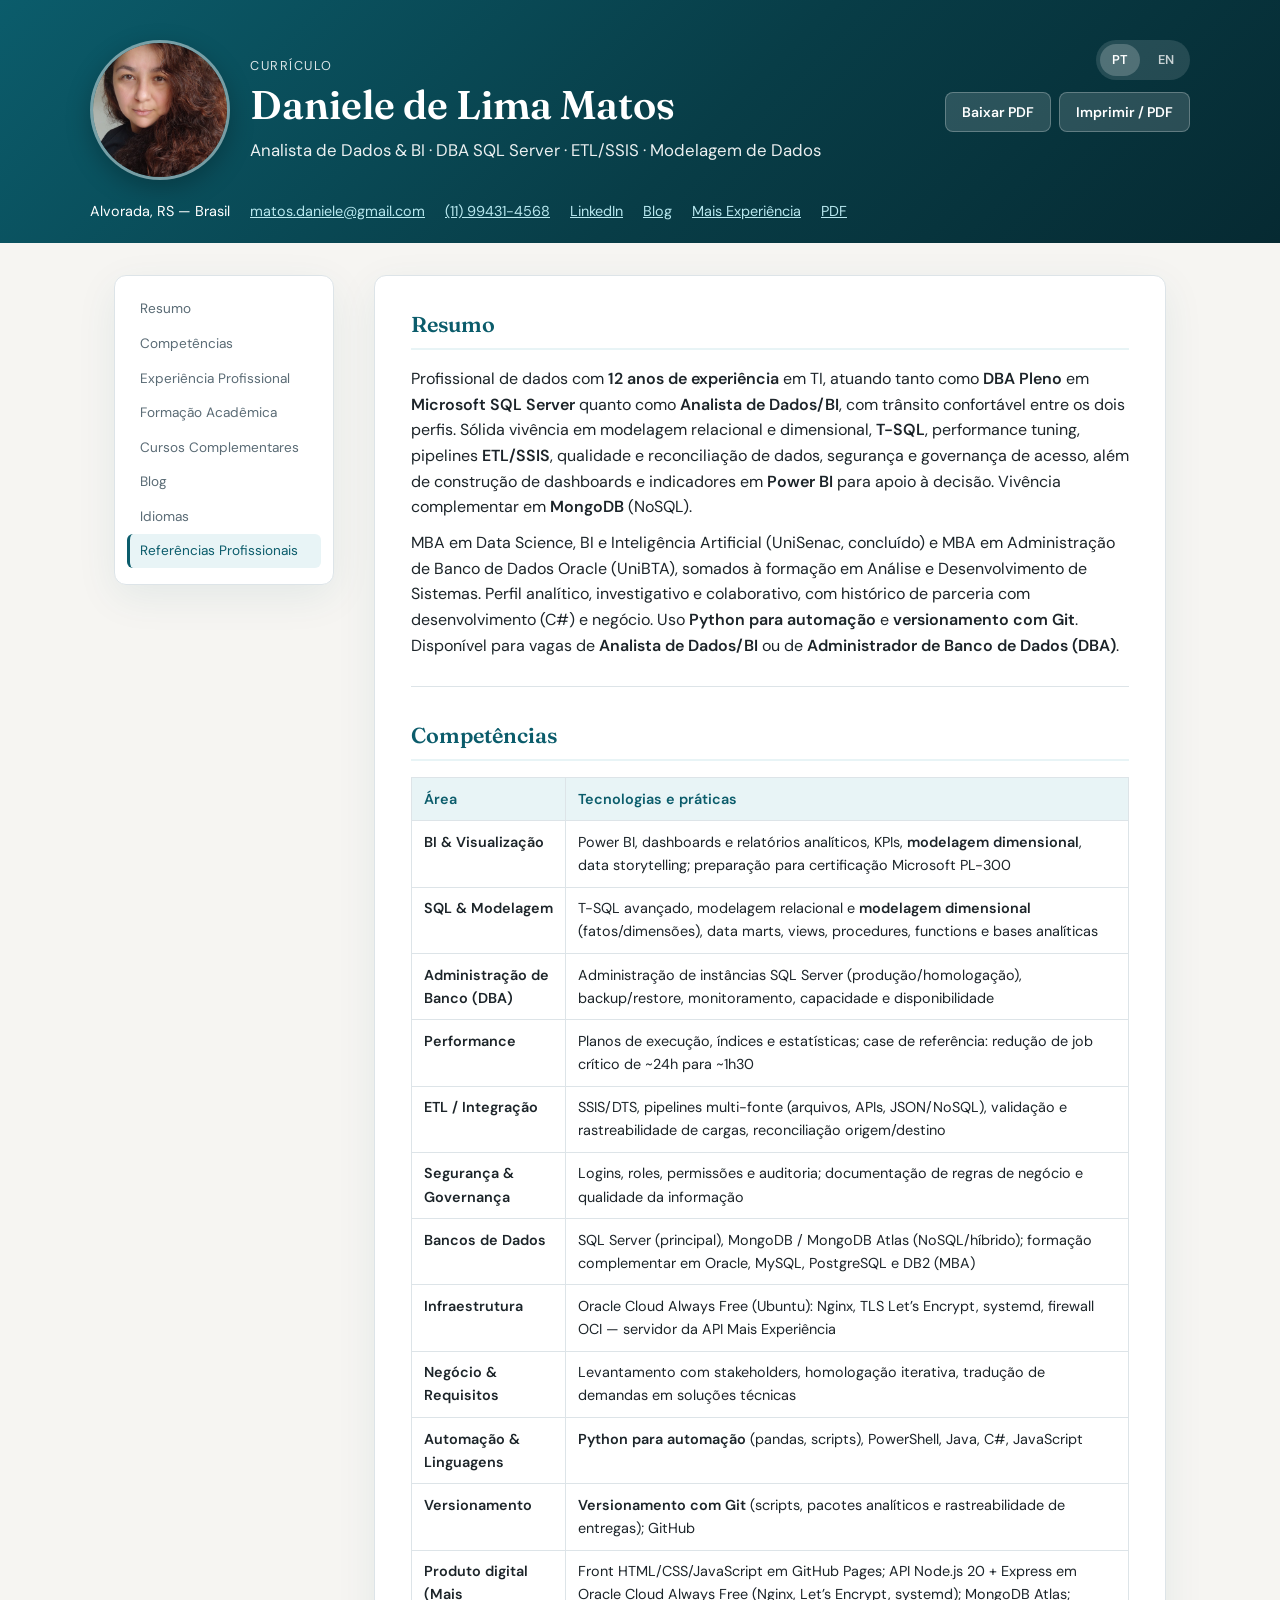
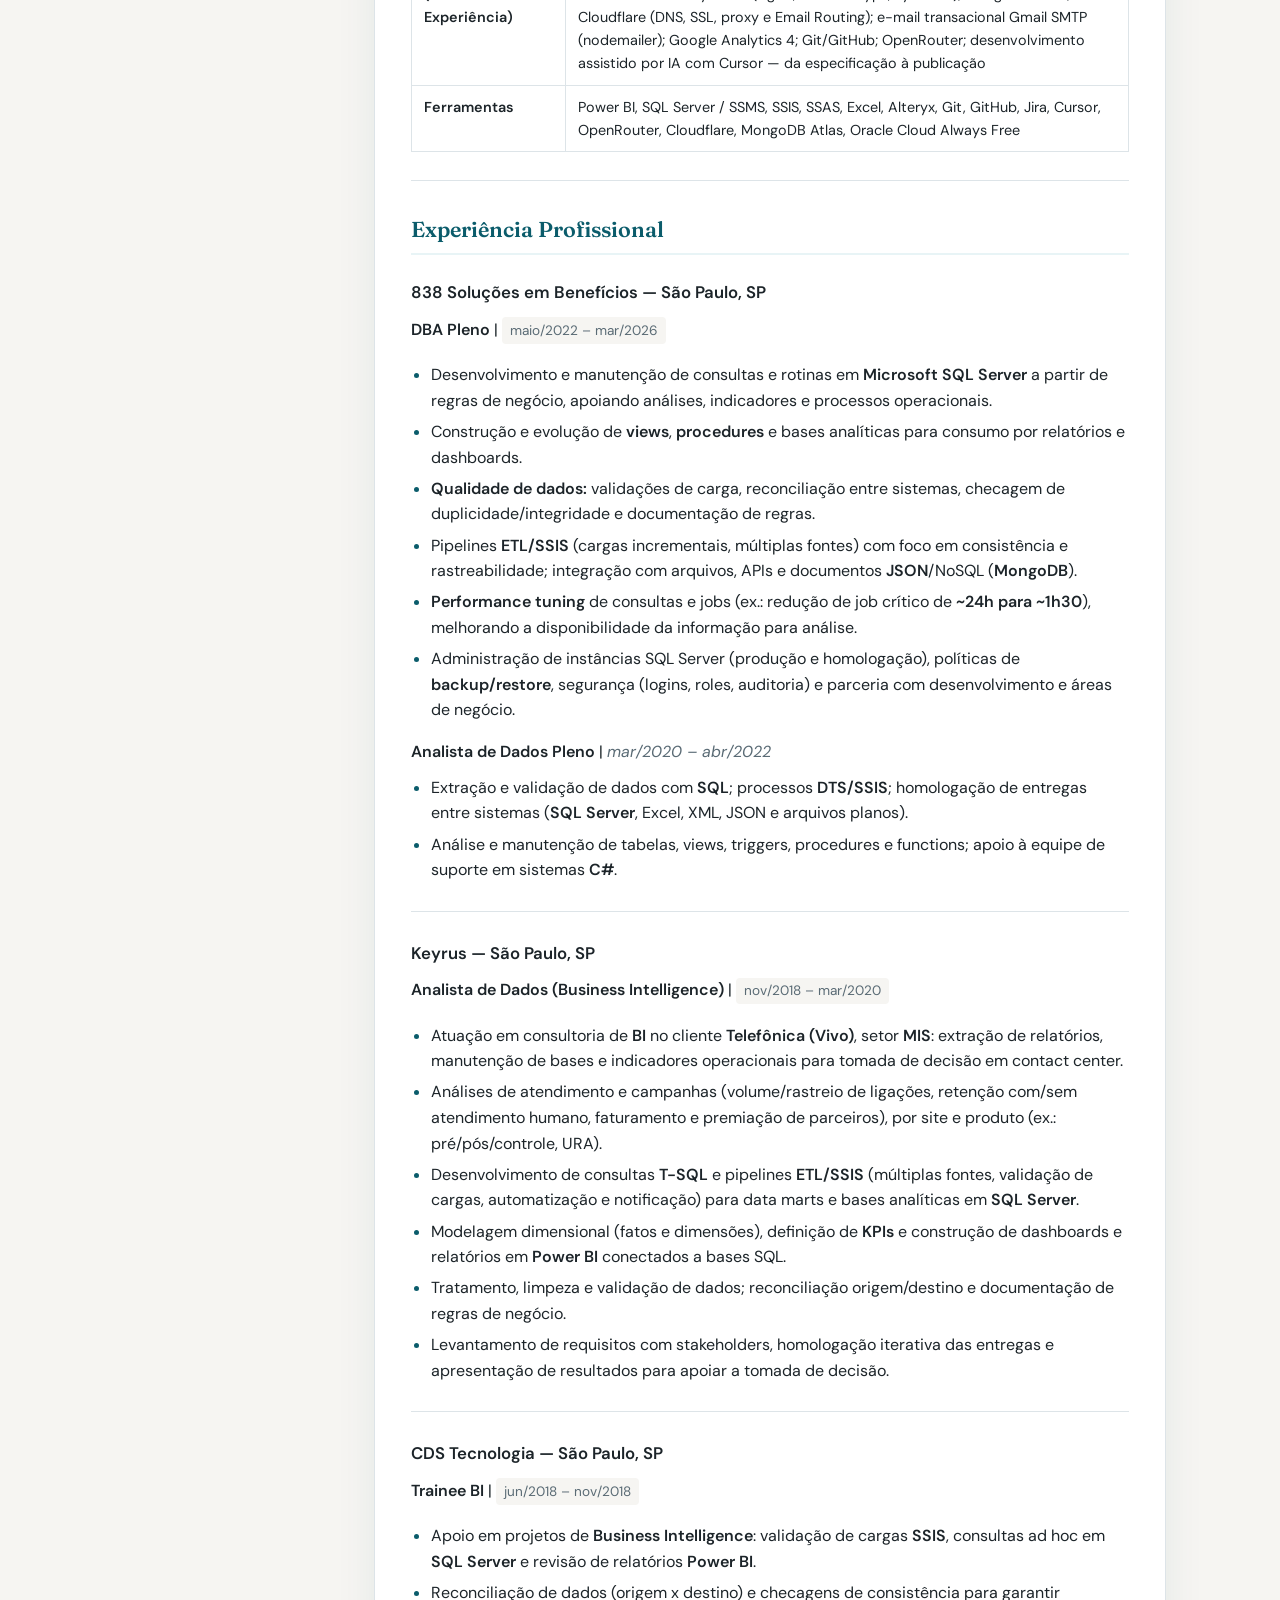
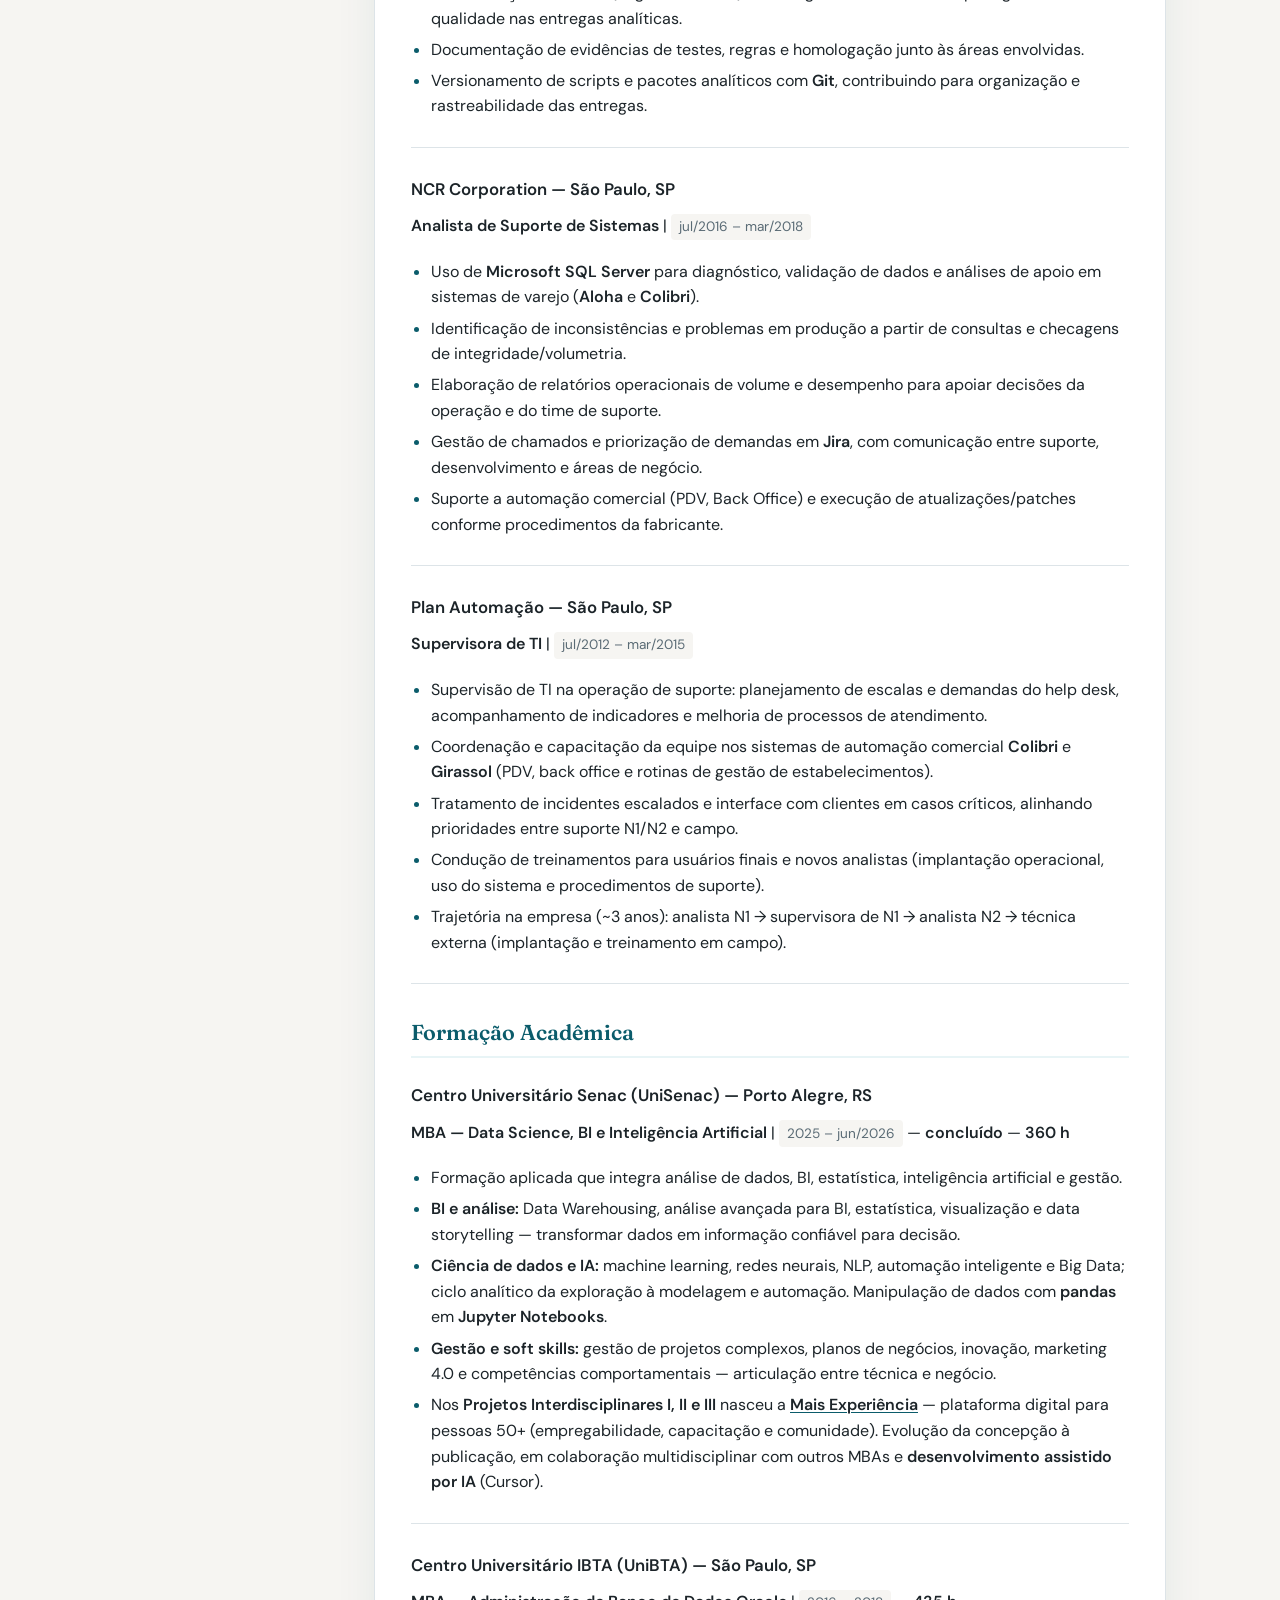
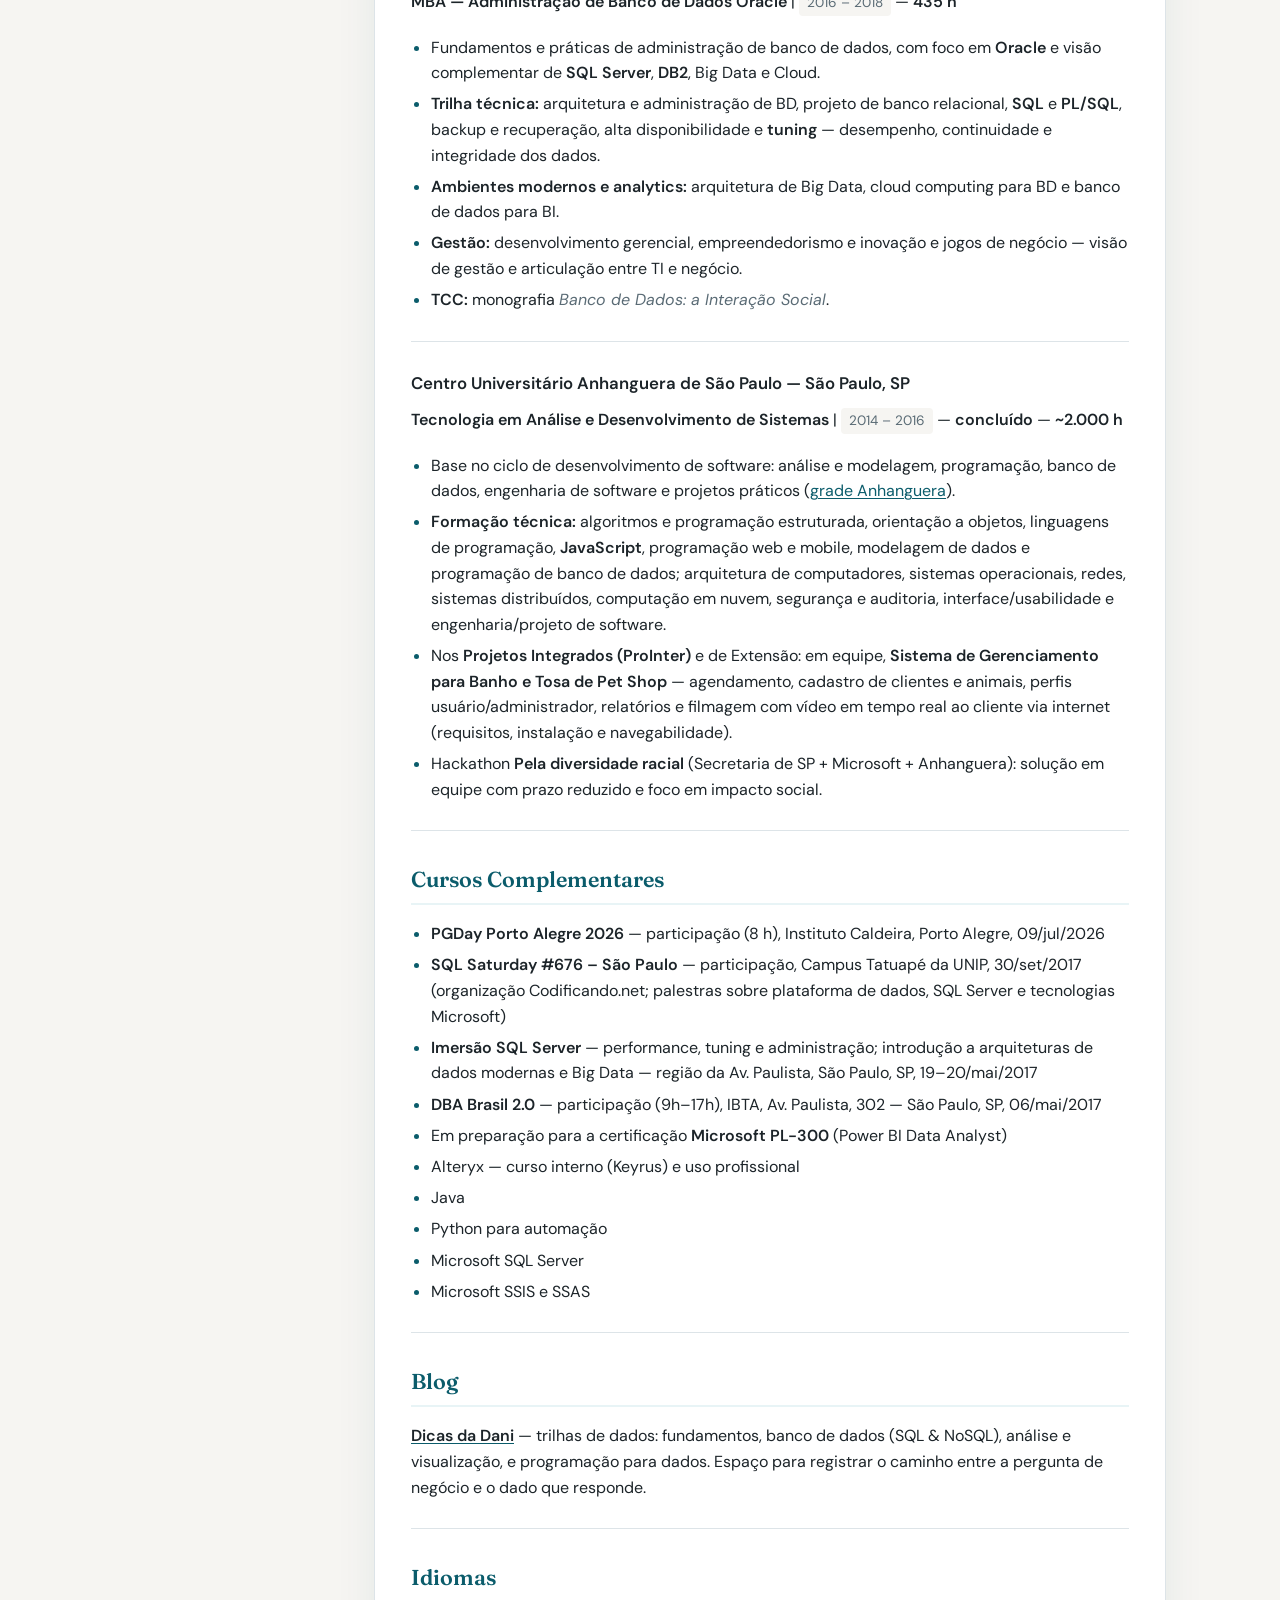
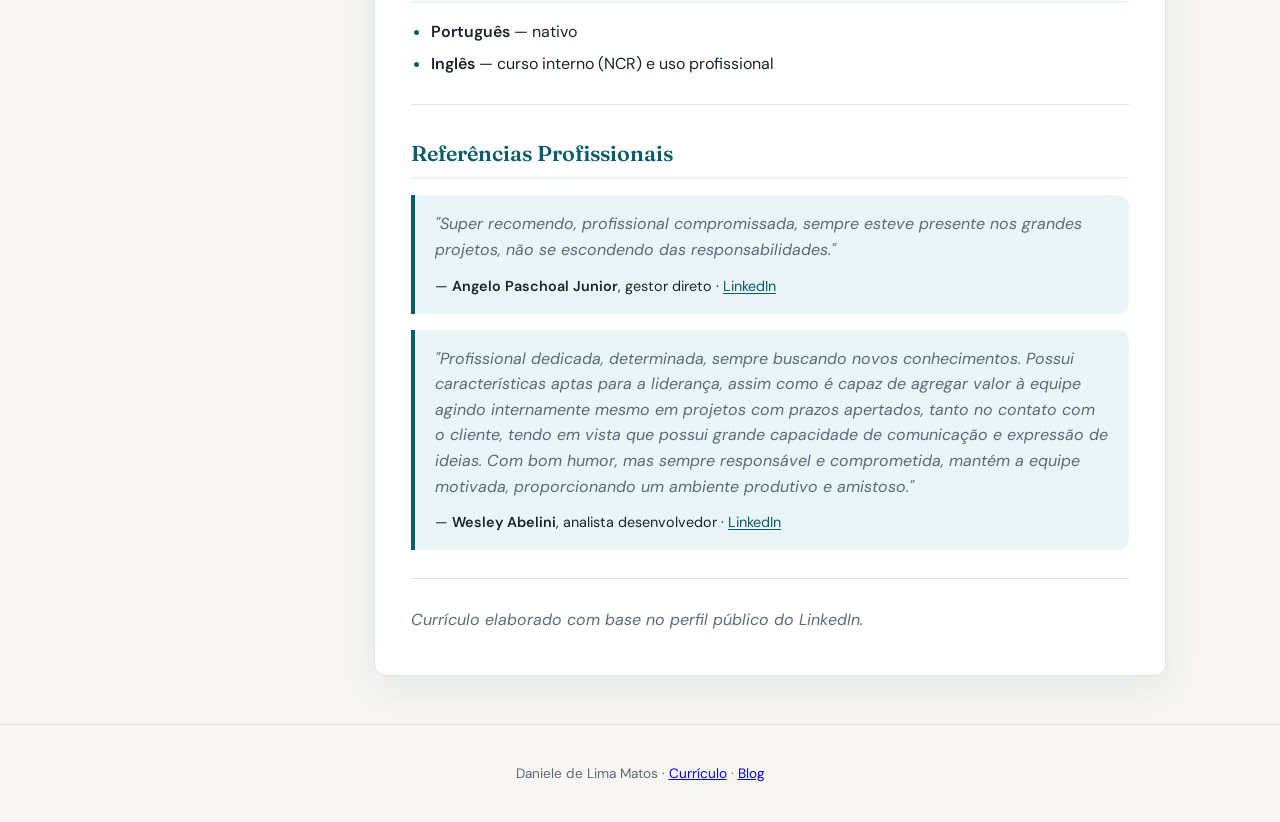
<file: index.html>
<!DOCTYPE html>
<html lang="pt-BR">
<head>
  <meta charset="utf-8">
  <meta name="viewport" content="width=device-width, initial-scale=1">
  <meta name="description" content="Currículo profissional de Daniele de Lima Matos — Analista de Dados/BI e DBA SQL Server.">
  <title>Daniele de Lima Matos — Analista de Dados &amp; DBA</title>
  <link rel="preconnect" href="https://fonts.googleapis.com">
  <link rel="preconnect" href="https://fonts.gstatic.com" crossorigin>
  <link href="https://fonts.googleapis.com/css2?family=DM+Sans:ital,opsz,wght@0,9..40,400;0,9..40,500;0,9..40,600;0,9..40,700;1,9..40,400&family=Fraunces:opsz,wght@9..144,600&display=swap" rel="stylesheet">
  <link rel="stylesheet" href="css/style.css">
</head>
<body>
  <a class="skip-link" href="#conteudo">Ir para o conteúdo</a>

  <header class="site-header">
    <div class="header-inner">
      <div class="brand-row">
        <img
          class="profile-photo"
          src="img/foto-perfil.jpg"
          alt="Foto de Daniele de Lima Matos"
          width="140"
          height="140"
        >
        <div class="brand">
          <p class="eyebrow">Currículo</p>
          <h1 class="name">Daniele de Lima Matos</h1>
          <p class="tagline">Analista de Dados &amp; BI · DBA SQL Server · ETL/SSIS · Modelagem de Dados</p>
        </div>
      </div>
      <div class="header-actions">
        <nav class="lang-nav" aria-label="Idioma">
          <a href="index.html" class="lang-link is-active">PT</a>
          <a href="en.html" class="lang-link">EN</a>
        </nav>
        <div class="header-buttons">
          <a href="Curriculo-Daniele-de-Lima-Matos.pdf" class="btn btn-ghost" target="_blank" rel="noopener noreferrer">Baixar PDF</a>
          <button type="button" class="btn btn-ghost" onclick="window.print()" aria-label="Imprimir currículo">
            Imprimir / PDF
          </button>
        </div>
      </div>
    </div>
    <div class="contact-bar">
      <span>Alvorada, RS — Brasil</span>
      <a href="mailto:matos.daniele@gmail.com">matos.daniele@gmail.com</a>
      <a href="tel:+5511994314568">(11) 99431-4568</a>
      <a href="https://www.linkedin.com/in/matosdaniele/" target="_blank" rel="noopener noreferrer">LinkedIn</a>
      <a href="https://matosdaniele.github.io/" target="_blank" rel="noopener noreferrer">Blog</a>
      <a href="https://maisexperiencia.com.br/" target="_blank" rel="noopener noreferrer">Mais Experiência</a>
      <a href="Curriculo-Daniele-de-Lima-Matos.pdf" target="_blank" rel="noopener noreferrer">PDF</a>
    </div>
  </header>

  <div class="layout">
    <aside class="sidebar" aria-label="Índice">
      <nav class="toc" id="toc"></nav>
    </aside>
    <main id="conteudo" class="content prose">
<h2 id="resumo">Resumo</h2>
<p>Profissional de dados com <strong>12 anos de experiência</strong> em TI, atuando tanto como <strong>DBA Pleno</strong> em <strong>Microsoft SQL Server</strong> quanto como <strong>Analista de Dados/BI</strong>, com trânsito confortável entre os dois perfis. Sólida vivência em modelagem relacional e dimensional, <strong>T-SQL</strong>, performance tuning, pipelines <strong>ETL/SSIS</strong>, qualidade e reconciliação de dados, segurança e governança de acesso, além de construção de dashboards e indicadores em <strong>Power BI</strong> para apoio à decisão. Vivência complementar em <strong>MongoDB</strong> (NoSQL).</p>
<p>MBA em Data Science, BI e Inteligência Artificial (UniSenac, concluído) e MBA em Administração de Banco de Dados Oracle (UniBTA), somados à formação em Análise e Desenvolvimento de Sistemas. Perfil analítico, investigativo e colaborativo, com histórico de parceria com desenvolvimento (C#) e negócio. Uso <strong>Python para automação</strong> e <strong>versionamento com Git</strong>. Disponível para vagas de <strong>Analista de Dados/BI</strong> ou de <strong>Administrador de Banco de Dados (DBA)</strong>.</p>
<hr />
<h2 id="competências">Competências</h2>
<table>
<thead>
<tr>
<th>Área</th>
<th>Tecnologias e práticas</th>
</tr>
</thead>
<tbody>
<tr>
<td><strong>BI &amp; Visualização</strong></td>
<td>Power BI, dashboards e relatórios analíticos, KPIs, <strong>modelagem dimensional</strong>, data storytelling; preparação para certificação Microsoft PL-300</td>
</tr>
<tr>
<td><strong>SQL &amp; Modelagem</strong></td>
<td>T-SQL avançado, modelagem relacional e <strong>modelagem dimensional</strong> (fatos/dimensões), data marts, views, procedures, functions e bases analíticas</td>
</tr>
<tr>
<td><strong>Administração de Banco (DBA)</strong></td>
<td>Administração de instâncias SQL Server (produção/homologação), backup/restore, monitoramento, capacidade e disponibilidade</td>
</tr>
<tr>
<td><strong>Performance</strong></td>
<td>Planos de execução, índices e estatísticas; case de referência: redução de job crítico de ~24h para ~1h30</td>
</tr>
<tr>
<td><strong>ETL / Integração</strong></td>
<td>SSIS/DTS, pipelines multi-fonte (arquivos, APIs, JSON/NoSQL), validação e rastreabilidade de cargas, reconciliação origem/destino</td>
</tr>
<tr>
<td><strong>Segurança &amp; Governança</strong></td>
<td>Logins, roles, permissões e auditoria; documentação de regras de negócio e qualidade da informação</td>
</tr>
<tr>
<td><strong>Bancos de Dados</strong></td>
<td>SQL Server (principal), MongoDB / MongoDB Atlas (NoSQL/híbrido); formação complementar em Oracle, MySQL, PostgreSQL e DB2 (MBA)</td>
</tr>
<tr>
<td><strong>Infraestrutura</strong></td>
<td>Oracle Cloud Always Free (Ubuntu): Nginx, TLS Let’s Encrypt, systemd, firewall OCI — servidor da API Mais Experiência</td>
</tr>
<tr>
<td><strong>Negócio &amp; Requisitos</strong></td>
<td>Levantamento com stakeholders, homologação iterativa, tradução de demandas em soluções técnicas</td>
</tr>
<tr>
<td><strong>Automação &amp; Linguagens</strong></td>
<td><strong>Python para automação</strong> (pandas, scripts), PowerShell, Java, C#, JavaScript</td>
</tr>
<tr>
<td><strong>Versionamento</strong></td>
<td><strong>Versionamento com Git</strong> (scripts, pacotes analíticos e rastreabilidade de entregas); GitHub</td>
</tr>
<tr>
<td><strong>Produto digital (Mais Experiência)</strong></td>
<td>Front HTML/CSS/JavaScript em GitHub Pages; API Node.js 20 + Express em Oracle Cloud Always Free (Nginx, Let’s Encrypt, systemd); MongoDB Atlas; Cloudflare (DNS, SSL, proxy e Email Routing); e-mail transacional Gmail SMTP (nodemailer); Google Analytics 4; Git/GitHub; OpenRouter; desenvolvimento assistido por IA com Cursor — da especificação à publicação</td>
</tr>
<tr>
<td><strong>Ferramentas</strong></td>
<td>Power BI, SQL Server / SSMS, SSIS, SSAS, Excel, Alteryx, Git, GitHub, Jira, Cursor, OpenRouter, Cloudflare, MongoDB Atlas, Oracle Cloud Always Free</td>
</tr>
</tbody>
</table>
<hr />
<h2 id="experiência-profissional">Experiência Profissional</h2>
<h3 id="838-soluções-em-benefícios--são-paulo-sp">838 Soluções em Benefícios — São Paulo, SP</h3>
<p><strong>DBA Pleno</strong> | <em>maio/2022 – mar/2026</em></p>
<ul>
<li>Desenvolvimento e manutenção de consultas e rotinas em <strong>Microsoft SQL Server</strong> a partir de regras de negócio, apoiando análises, indicadores e processos operacionais.</li>
<li>Construção e evolução de <strong>views</strong>, <strong>procedures</strong> e bases analíticas para consumo por relatórios e dashboards.</li>
<li><strong>Qualidade de dados:</strong> validações de carga, reconciliação entre sistemas, checagem de duplicidade/integridade e documentação de regras.</li>
<li>Pipelines <strong>ETL/SSIS</strong> (cargas incrementais, múltiplas fontes) com foco em consistência e rastreabilidade; integração com arquivos, APIs e documentos <strong>JSON</strong>/NoSQL (<strong>MongoDB</strong>).</li>
<li><strong>Performance tuning</strong> de consultas e jobs (ex.: redução de job crítico de <strong>~24h para ~1h30</strong>), melhorando a disponibilidade da informação para análise.</li>
<li>Administração de instâncias SQL Server (produção e homologação), políticas de <strong>backup/restore</strong>, segurança (logins, roles, auditoria) e parceria com desenvolvimento e áreas de negócio.</li>
</ul>
<p><strong>Analista de Dados Pleno</strong> | <em>mar/2020 – abr/2022</em></p>
<ul>
<li>Extração e validação de dados com <strong>SQL</strong>; processos <strong>DTS/SSIS</strong>; homologação de entregas entre sistemas (<strong>SQL Server</strong>, Excel, XML, JSON e arquivos planos).</li>
<li>Análise e manutenção de tabelas, views, triggers, procedures e functions; apoio à equipe de suporte em sistemas <strong>C#</strong>.</li>
</ul>
<hr />
<h3 id="keyrus--são-paulo-sp">Keyrus — São Paulo, SP</h3>
<p><strong>Analista de Dados (Business Intelligence)</strong> | <em>nov/2018 – mar/2020</em></p>
<ul>
<li>Atuação em consultoria de <strong>BI</strong> no cliente <strong>Telefônica (Vivo)</strong>, setor <strong>MIS</strong>: extração de relatórios, manutenção de bases e indicadores operacionais para tomada de decisão em contact center.</li>
<li>Análises de atendimento e campanhas (volume/rastreio de ligações, retenção com/sem atendimento humano, faturamento e premiação de parceiros), por site e produto (ex.: pré/pós/controle, URA).</li>
<li>Desenvolvimento de consultas <strong>T-SQL</strong> e pipelines <strong>ETL/SSIS</strong> (múltiplas fontes, validação de cargas, automatização e notificação) para data marts e bases analíticas em <strong>SQL Server</strong>.</li>
<li>Modelagem dimensional (fatos e dimensões), definição de <strong>KPIs</strong> e construção de dashboards e relatórios em <strong>Power BI</strong> conectados a bases SQL.</li>
<li>Tratamento, limpeza e validação de dados; reconciliação origem/destino e documentação de regras de negócio.</li>
<li>Levantamento de requisitos com stakeholders, homologação iterativa das entregas e apresentação de resultados para apoiar a tomada de decisão.</li>
</ul>
<hr />
<h3 id="cds-tecnologia--são-paulo-sp">CDS Tecnologia — São Paulo, SP</h3>
<p><strong>Trainee BI</strong> | <em>jun/2018 – nov/2018</em></p>
<ul>
<li>Apoio em projetos de <strong>Business Intelligence</strong>: validação de cargas <strong>SSIS</strong>, consultas ad hoc em <strong>SQL Server</strong> e revisão de relatórios <strong>Power BI</strong>.</li>
<li>Reconciliação de dados (origem x destino) e checagens de consistência para garantir qualidade nas entregas analíticas.</li>
<li>Documentação de evidências de testes, regras e homologação junto às áreas envolvidas.</li>
<li>Versionamento de scripts e pacotes analíticos com <strong>Git</strong>, contribuindo para organização e rastreabilidade das entregas.</li>
</ul>
<hr />
<h3 id="ncr-corporation--são-paulo-sp">NCR Corporation — São Paulo, SP</h3>
<p><strong>Analista de Suporte de Sistemas</strong> | <em>jul/2016 – mar/2018</em></p>
<ul>
<li>Uso de <strong>Microsoft SQL Server</strong> para diagnóstico, validação de dados e análises de apoio em sistemas de varejo (<strong>Aloha</strong> e <strong>Colibri</strong>).</li>
<li>Identificação de inconsistências e problemas em produção a partir de consultas e checagens de integridade/volumetria.</li>
<li>Elaboração de relatórios operacionais de volume e desempenho para apoiar decisões da operação e do time de suporte.</li>
<li>Gestão de chamados e priorização de demandas em <strong>Jira</strong>, com comunicação entre suporte, desenvolvimento e áreas de negócio.</li>
<li>Suporte a automação comercial (PDV, Back Office) e execução de atualizações/patches conforme procedimentos da fabricante.</li>
</ul>
<hr />
<h3 id="plan-automação--são-paulo-sp">Plan Automação — São Paulo, SP</h3>
<p><strong>Supervisora de TI</strong> | <em>jul/2012 – mar/2015</em></p>
<ul>
<li>Supervisão de TI na operação de suporte: planejamento de escalas e demandas do help desk, acompanhamento de indicadores e melhoria de processos de atendimento.</li>
<li>Coordenação e capacitação da equipe nos sistemas de automação comercial <strong>Colibri</strong> e <strong>Girassol</strong> (PDV, back office e rotinas de gestão de estabelecimentos).</li>
<li>Tratamento de incidentes escalados e interface com clientes em casos críticos, alinhando prioridades entre suporte N1/N2 e campo.</li>
<li>Condução de treinamentos para usuários finais e novos analistas (implantação operacional, uso do sistema e procedimentos de suporte).</li>
<li>Trajetória na empresa (~3 anos): analista N1 → supervisora de N1 → analista N2 → técnica externa (implantação e treinamento em campo).</li>
</ul>
<hr />
<h2 id="formação-acadêmica">Formação Acadêmica</h2>
<h3 id="centro-universitário-senac-unisenac--porto-alegre-rs">Centro Universitário Senac (UniSenac) — Porto Alegre, RS</h3>
<p><strong>MBA — Data Science, BI e Inteligência Artificial</strong> | <em>2025 – jun/2026</em> — <strong>concluído</strong> — <strong>360 h</strong></p>
<ul>
<li>Formação aplicada que integra análise de dados, BI, estatística, inteligência artificial e gestão.</li>
<li><strong>BI e análise:</strong> Data Warehousing, análise avançada para BI, estatística, visualização e data storytelling — transformar dados em informação confiável para decisão.</li>
<li><strong>Ciência de dados e IA:</strong> machine learning, redes neurais, NLP, automação inteligente e Big Data; ciclo analítico da exploração à modelagem e automação. Manipulação de dados com <strong>pandas</strong> em <strong>Jupyter Notebooks</strong>.</li>
<li><strong>Gestão e soft skills:</strong> gestão de projetos complexos, planos de negócios, inovação, marketing 4.0 e competências comportamentais — articulação entre técnica e negócio.</li>
<li>Nos <strong>Projetos Interdisciplinares I, II e III</strong> nasceu a <a href="https://maisexperiencia.com.br/"><strong>Mais Experiência</strong></a> — plataforma digital para pessoas 50+ (empregabilidade, capacitação e comunidade). Evolução da concepção à publicação, em colaboração multidisciplinar com outros MBAs e <strong>desenvolvimento assistido por IA</strong> (Cursor).</li>
</ul>
<hr />
<h3 id="centro-universitário-ibta-unibta--são-paulo-sp">Centro Universitário IBTA (UniBTA) — São Paulo, SP</h3>
<p><strong>MBA — Administração de Banco de Dados Oracle</strong> | <em>2016 – 2018</em> — <strong>435 h</strong></p>
<ul>
<li>Fundamentos e práticas de administração de banco de dados, com foco em <strong>Oracle</strong> e visão complementar de <strong>SQL Server</strong>, <strong>DB2</strong>, Big Data e Cloud.</li>
<li><strong>Trilha técnica:</strong> arquitetura e administração de BD, projeto de banco relacional, <strong>SQL</strong> e <strong>PL/SQL</strong>, backup e recuperação, alta disponibilidade e <strong>tuning</strong> — desempenho, continuidade e integridade dos dados.</li>
<li><strong>Ambientes modernos e analytics:</strong> arquitetura de Big Data, cloud computing para BD e banco de dados para BI.</li>
<li><strong>Gestão:</strong> desenvolvimento gerencial, empreendedorismo e inovação e jogos de negócio — visão de gestão e articulação entre TI e negócio.</li>
<li><strong>TCC:</strong> monografia <em>Banco de Dados: a Interação Social</em>.</li>
</ul>
<hr />
<h3 id="centro-universitário-anhanguera-de-são-paulo--são-paulo-sp">Centro Universitário Anhanguera de São Paulo — São Paulo, SP</h3>
<p><strong>Tecnologia em Análise e Desenvolvimento de Sistemas</strong> | <em>2014 – 2016</em> — <strong>concluído</strong> — <strong>~2.000 h</strong></p>
<ul>
<li>Base no ciclo de desenvolvimento de software: análise e modelagem, programação, banco de dados, engenharia de software e projetos práticos (<a href="https://www.anhanguera.com/curso/analise-e-desenvolvimento-de-sistemas/">grade Anhanguera</a>).</li>
<li><strong>Formação técnica:</strong> algoritmos e programação estruturada, orientação a objetos, linguagens de programação, <strong>JavaScript</strong>, programação web e mobile, modelagem de dados e programação de banco de dados; arquitetura de computadores, sistemas operacionais, redes, sistemas distribuídos, computação em nuvem, segurança e auditoria, interface/usabilidade e engenharia/projeto de software.</li>
<li>Nos <strong>Projetos Integrados (ProInter)</strong> e de Extensão: em equipe, <strong>Sistema de Gerenciamento para Banho e Tosa de Pet Shop</strong> — agendamento, cadastro de clientes e animais, perfis usuário/administrador, relatórios e filmagem com vídeo em tempo real ao cliente via internet (requisitos, instalação e navegabilidade).</li>
<li>Hackathon <strong>Pela diversidade racial</strong> (Secretaria de SP + Microsoft + Anhanguera): solução em equipe com prazo reduzido e foco em impacto social.</li>
</ul>
<hr />
<h2 id="cursos-complementares">Cursos Complementares</h2>
<ul>
<li><strong>PGDay Porto Alegre 2026</strong> — participação (8 h), Instituto Caldeira, Porto Alegre, 09/jul/2026</li>
<li><strong>SQL Saturday #676 – São Paulo</strong> — participação, Campus Tatuapé da UNIP, 30/set/2017 (organização Codificando.net; palestras sobre plataforma de dados, SQL Server e tecnologias Microsoft)</li>
<li><strong>Imersão SQL Server</strong> — performance, tuning e administração; introdução a arquiteturas de dados modernas e Big Data — região da Av. Paulista, São Paulo, SP, 19–20/mai/2017</li>
<li><strong>DBA Brasil 2.0</strong> — participação (9h–17h), IBTA, Av. Paulista, 302 — São Paulo, SP, 06/mai/2017</li>
<li>Em preparação para a certificação <strong>Microsoft PL-300</strong> (Power BI Data Analyst)</li>
<li>Alteryx — curso interno (Keyrus) e uso profissional</li>
<li>Java</li>
<li>Python para automação</li>
<li>Microsoft SQL Server</li>
<li>Microsoft SSIS e SSAS</li>
</ul>
<hr />
<h2 id="blog">Blog</h2>
<p><a href="https://matosdaniele.github.io/" target="_blank" rel="noopener noreferrer"><strong>Dicas da Dani</strong></a> — trilhas de dados: fundamentos, banco de dados (SQL &amp; NoSQL), análise e visualização, e programação para dados. Espaço para registrar o caminho entre a pergunta de negócio e o dado que responde.</p>
<hr />
<h2 id="idiomas">Idiomas</h2>
<ul>
<li><strong>Português</strong> — nativo</li>
<li><strong>Inglês</strong> — curso interno (NCR) e uso profissional</li>
</ul>
<hr />
<h2 id="referências-profissionais">Referências Profissionais</h2>
<blockquote>
<p><em>"Super recomendo, profissional compromissada, sempre esteve presente nos grandes projetos, não se escondendo das responsabilidades."</em></p>
<footer>— <strong>Angelo Paschoal Junior</strong>, gestor direto · <a href="https://www.linkedin.com/in/angelo-paschoal-junior" target="_blank" rel="noopener noreferrer">LinkedIn</a></footer>
</blockquote>
<blockquote>
<p><em>"Profissional dedicada, determinada, sempre buscando novos conhecimentos. Possui características aptas para a liderança, assim como é capaz de agregar valor à equipe agindo internamente mesmo em projetos com prazos apertados, tanto no contato com o cliente, tendo em vista que possui grande capacidade de comunicação e expressão de ideias. Com bom humor, mas sempre responsável e comprometida, mantém a equipe motivada, proporcionando um ambiente produtivo e amistoso."</em></p>
<footer>— <strong>Wesley Abelini</strong>, analista desenvolvedor · <a href="https://www.linkedin.com/in/wesley-abelini-26553429" target="_blank" rel="noopener noreferrer">LinkedIn</a></footer>
</blockquote>
<hr />
<p><em>Currículo elaborado com base no perfil público do LinkedIn.</em></p>
    </main>
  </div>

  <footer class="site-footer">
    <p>Daniele de Lima Matos · <a href="https://matosdaniele.github.io/curriculo/">Currículo</a> · <a href="https://matosdaniele.github.io/" target="_blank" rel="noopener noreferrer">Blog</a></p>
  </footer>

  <script src="js/site.js"></script>
</body>
</html>
</file>
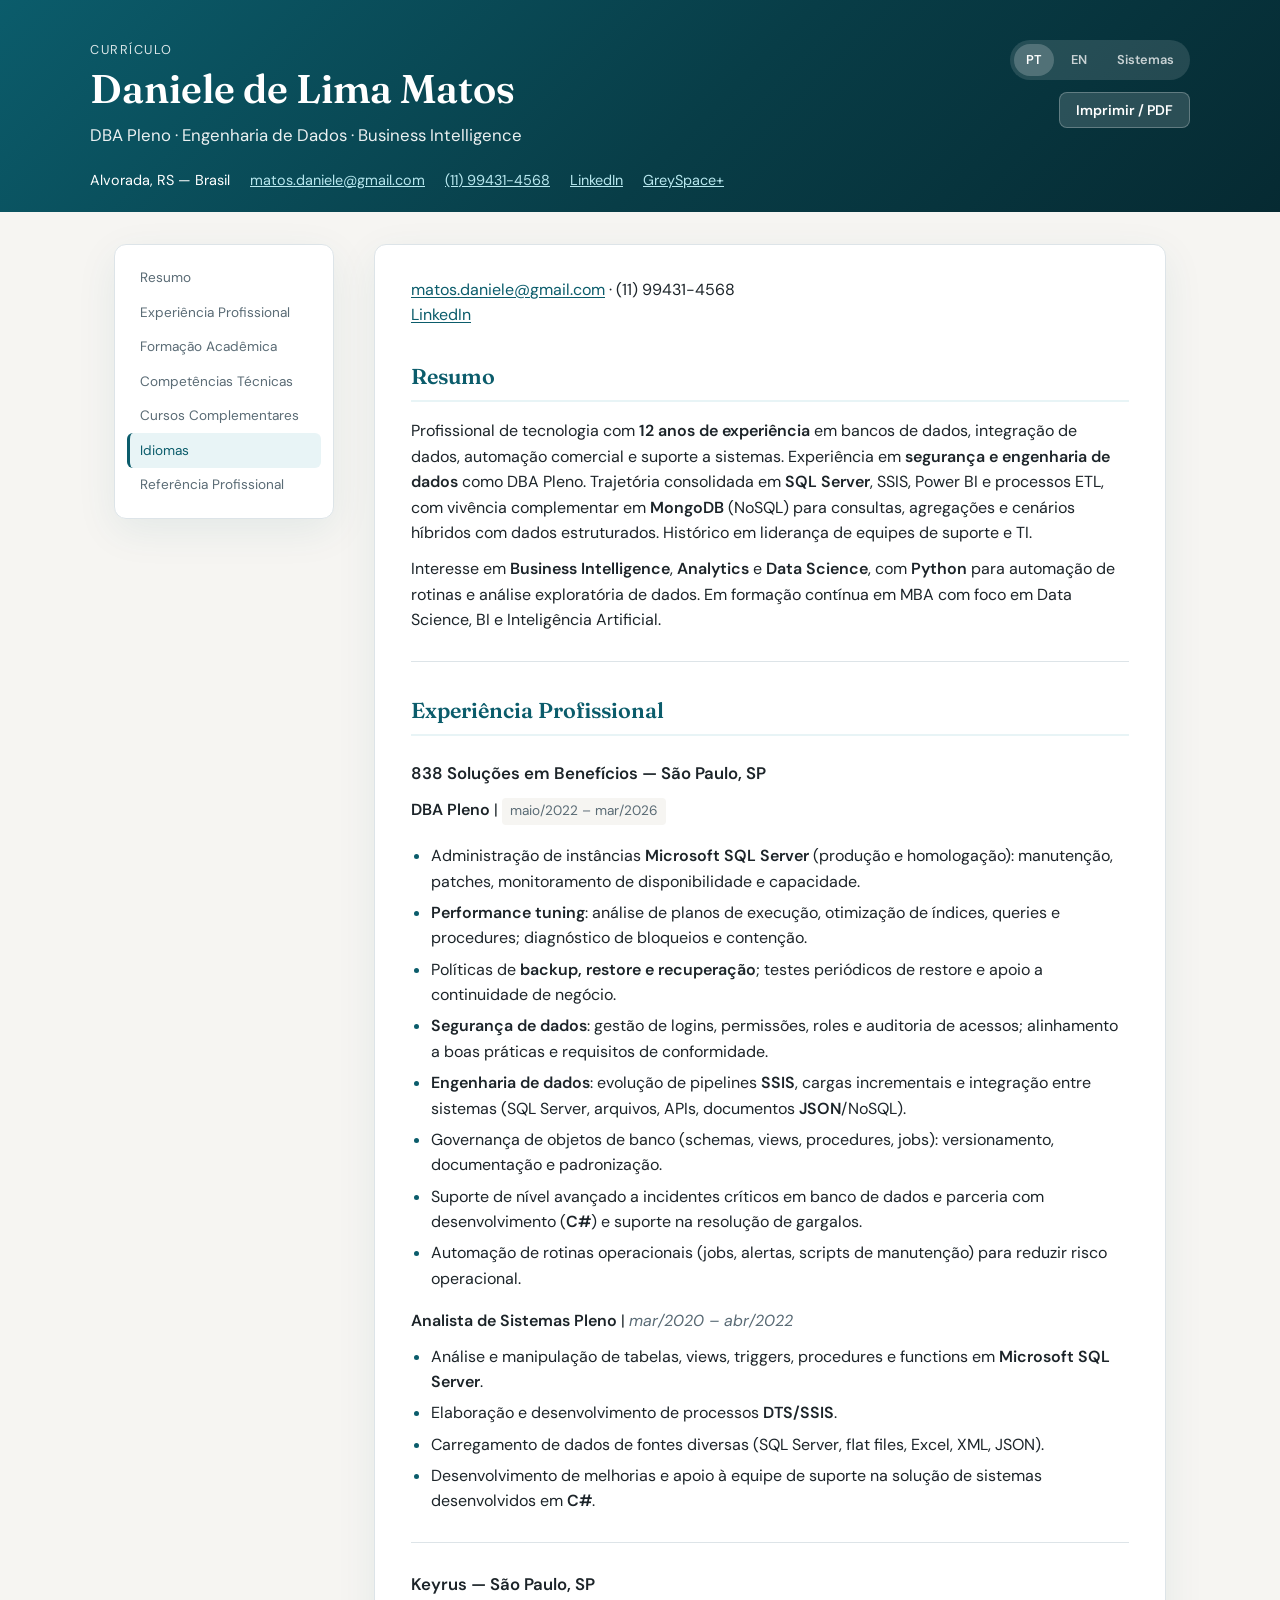
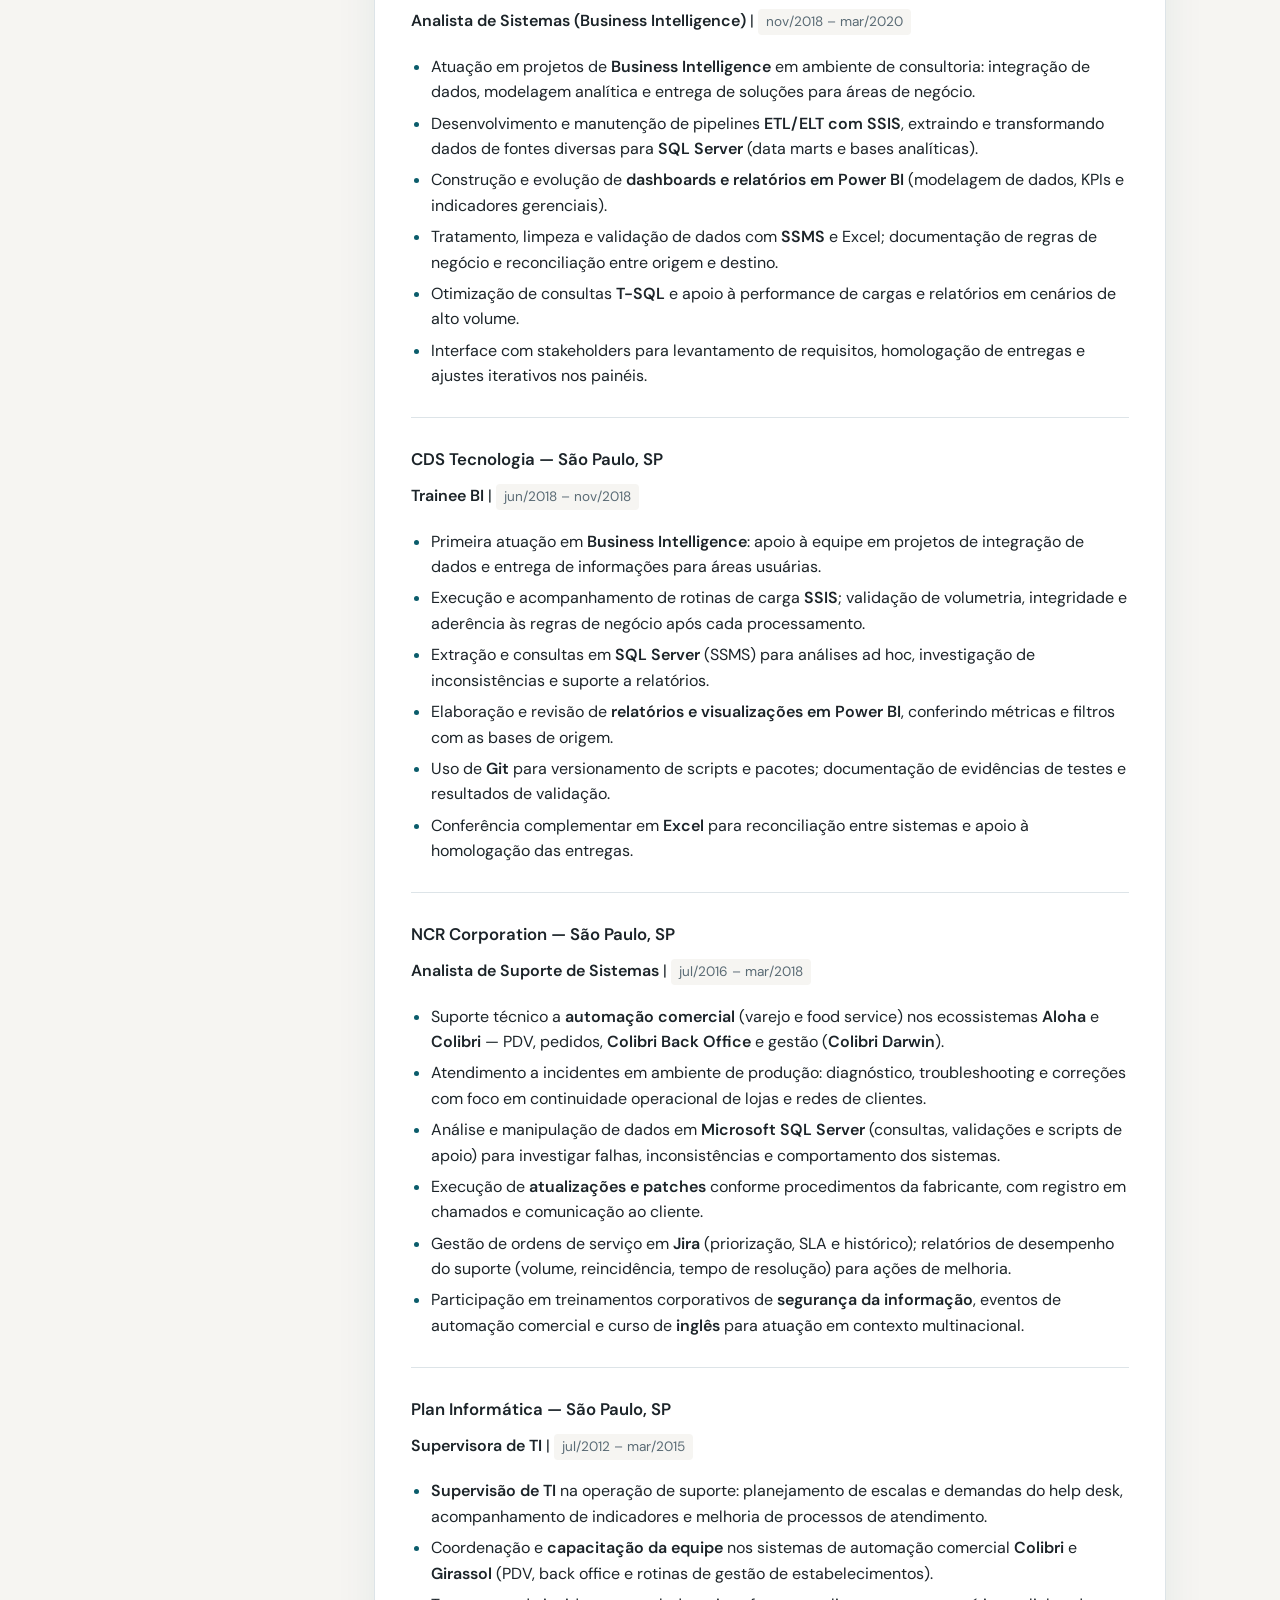
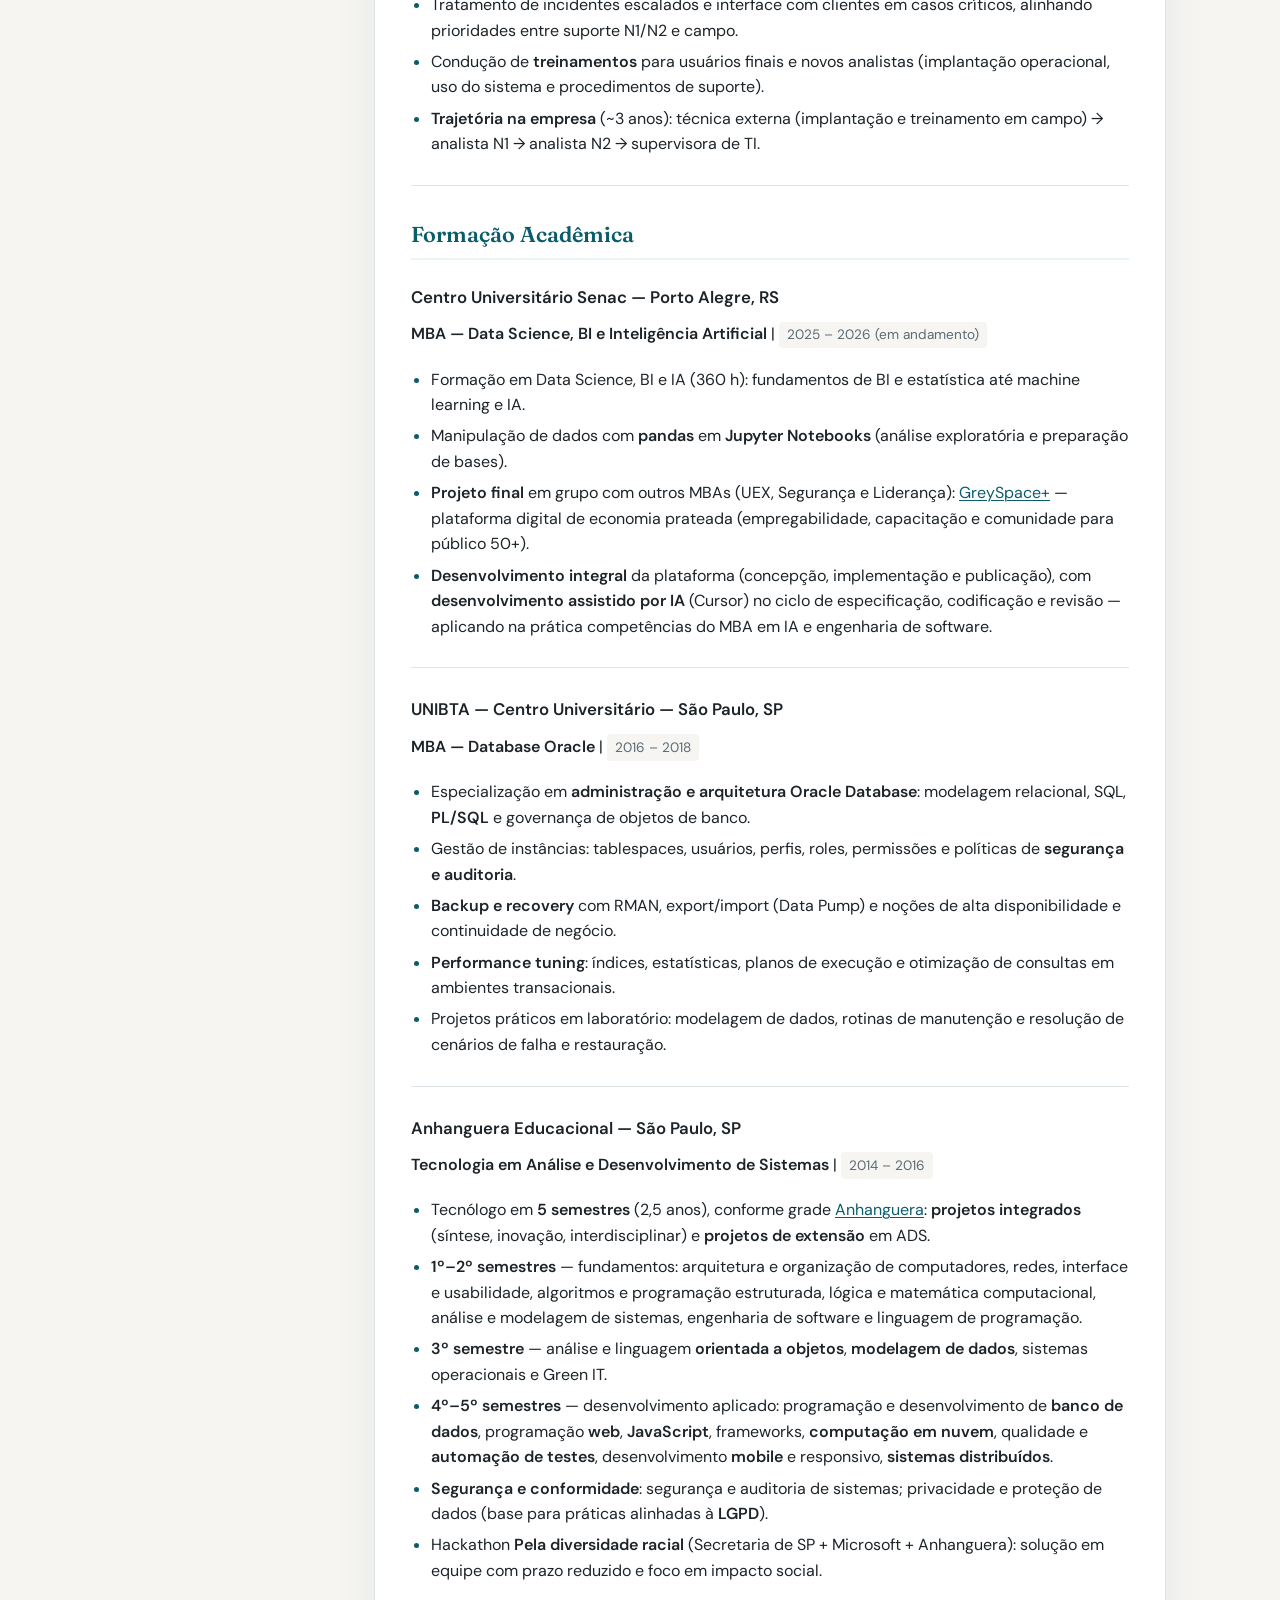
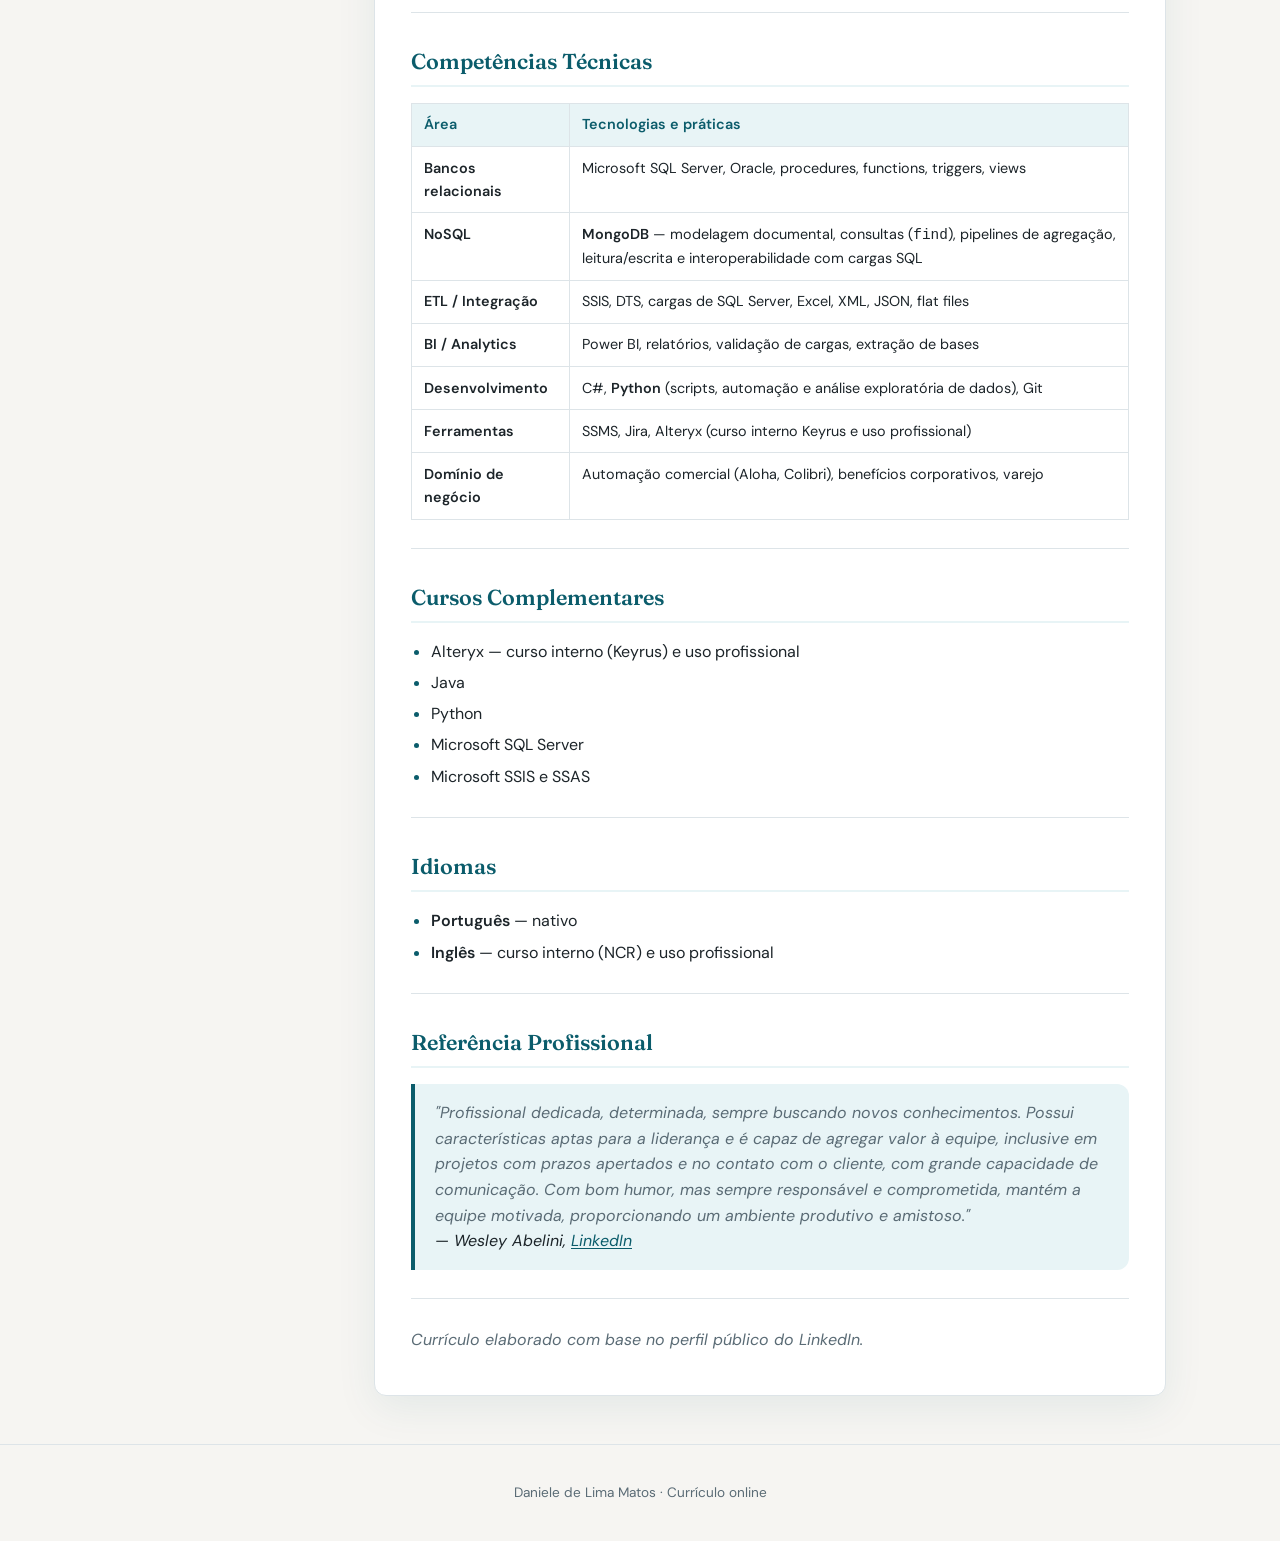
<file: site/index.html>
<!DOCTYPE html>
<html lang="pt-BR">
<head>
  <meta charset="utf-8">
  <meta name="viewport" content="width=device-width, initial-scale=1">
  <meta name="description" content="Currículo profissional de Daniele de Lima Matos — DBA, dados e BI.">
  <title>Daniele de Lima Matos — Currículo</title>
  <link rel="preconnect" href="https://fonts.googleapis.com">
  <link rel="preconnect" href="https://fonts.gstatic.com" crossorigin>
  <link href="https://fonts.googleapis.com/css2?family=DM+Sans:ital,opsz,wght@0,9..40,400;0,9..40,500;0,9..40,600;0,9..40,700;1,9..40,400&family=Fraunces:opsz,wght@9..144,600&display=swap" rel="stylesheet">
  <link rel="stylesheet" href="css/style.css">
</head>
<body>
  <a class="skip-link" href="#conteudo">Ir para o conteúdo</a>

  <header class="site-header">
    <div class="header-inner">
      <div class="brand">
        <p class="eyebrow">Currículo</p>
        <h1 class="name">Daniele de Lima Matos</h1>
        <p class="tagline">DBA Pleno · Engenharia de Dados · Business Intelligence</p>
      </div>
      <div class="header-actions">
        <nav class="lang-nav" aria-label="Idioma">
          <a href="index.html" class="lang-link is-active">PT</a>
          <a href="en.html" class="lang-link ">EN</a>
          <a href="analista-sistemas.html" class="lang-link ">Sistemas</a>
        </nav>
        <button type="button" class="btn btn-ghost" onclick="window.print()" aria-label="Imprimir currículo">
          Imprimir / PDF
        </button>
      </div>
    </div>
    <div class="contact-bar">
      <span>Alvorada, RS — Brasil</span>
      <a href="mailto:matos.daniele@gmail.com">matos.daniele@gmail.com</a>
      <a href="tel:+5511994314568">(11) 99431-4568</a>
      <a href="https://www.linkedin.com/in/daniele-de-lima-matos/" target="_blank" rel="noopener noreferrer">LinkedIn</a>
      <a href="https://greyspaceplus.com.br/" target="_blank" rel="noopener noreferrer">GreySpace+</a>
    </div>
  </header>

  <div class="layout">
    <aside class="sidebar" aria-label="Índice">
      <nav class="toc" id="toc"></nav>
    </aside>
    <main id="conteudo" class="content prose">
<a href="mailto:matos.daniele@gmail.com"><span>matos.daniele@gmail.com</span></a> · (11) 99431-4568<br />
<a href="https://www.linkedin.com/in/daniele-de-lima-matos/">LinkedIn</a></p>
<h2 id="resumo">Resumo</h2>
<p>Profissional de tecnologia com <strong>12 anos de experiência</strong> em bancos de dados, integração de dados, automação comercial e suporte a sistemas. Experiência em <strong>segurança e engenharia de dados</strong> como DBA Pleno. Trajetória consolidada em <strong>SQL Server</strong>, SSIS, Power BI e processos ETL, com vivência complementar em <strong>MongoDB</strong> (NoSQL) para consultas, agregações e cenários híbridos com dados estruturados. Histórico em liderança de equipes de suporte e TI.</p>
<p>Interesse em <strong>Business Intelligence</strong>, <strong>Analytics</strong> e <strong>Data Science</strong>, com <strong>Python</strong> para automação de rotinas e análise exploratória de dados. Em formação contínua em MBA com foco em Data Science, BI e Inteligência Artificial.</p>
<hr />
<h2 id="experiência-profissional">Experiência Profissional</h2>
<h3 id="838-soluções-em-benefícios--são-paulo-sp">838 Soluções em Benefícios — São Paulo, SP</h3>
<p><strong>DBA Pleno</strong> | <em>maio/2022 – mar/2026</em></p>
<ul>
<li>Administração de instâncias <strong>Microsoft SQL Server</strong> (produção e homologação): manutenção, patches, monitoramento de disponibilidade e capacidade.</li>
<li><strong>Performance tuning</strong>: análise de planos de execução, otimização de índices, queries e procedures; diagnóstico de bloqueios e contenção.</li>
<li>Políticas de <strong>backup, restore e recuperação</strong>; testes periódicos de restore e apoio a continuidade de negócio.</li>
<li><strong>Segurança de dados</strong>: gestão de logins, permissões, roles e auditoria de acessos; alinhamento a boas práticas e requisitos de conformidade.</li>
<li><strong>Engenharia de dados</strong>: evolução de pipelines <strong>SSIS</strong>, cargas incrementais e integração entre sistemas (SQL Server, arquivos, APIs, documentos <strong>JSON</strong>/NoSQL).</li>
<li>Governança de objetos de banco (schemas, views, procedures, jobs): versionamento, documentação e padronização.</li>
<li>Suporte de nível avançado a incidentes críticos em banco de dados e parceria com desenvolvimento (<strong>C#</strong>) e suporte na resolução de gargalos.</li>
<li>Automação de rotinas operacionais (jobs, alertas, scripts de manutenção) para reduzir risco operacional.</li>
</ul>
<p><strong>Analista de Sistemas Pleno</strong> | <em>mar/2020 – abr/2022</em></p>
<ul>
<li>Análise e manipulação de tabelas, views, triggers, procedures e functions em <strong>Microsoft SQL Server</strong>.</li>
<li>Elaboração e desenvolvimento de processos <strong>DTS/SSIS</strong>.</li>
<li>Carregamento de dados de fontes diversas (SQL Server, flat files, Excel, XML, JSON).</li>
<li>Desenvolvimento de melhorias e apoio à equipe de suporte na solução de sistemas desenvolvidos em <strong>C#</strong>.</li>
</ul>
<hr />
<h3 id="keyrus--são-paulo-sp">Keyrus — São Paulo, SP</h3>
<p><strong>Analista de Sistemas (Business Intelligence)</strong> | <em>nov/2018 – mar/2020</em></p>
<ul>
<li>Atuação em projetos de <strong>Business Intelligence</strong> em ambiente de consultoria: integração de dados, modelagem analítica e entrega de soluções para áreas de negócio.</li>
<li>Desenvolvimento e manutenção de pipelines <strong>ETL/ELT com SSIS</strong>, extraindo e transformando dados de fontes diversas para <strong>SQL Server</strong> (data marts e bases analíticas).</li>
<li>Construção e evolução de <strong>dashboards e relatórios em Power BI</strong> (modelagem de dados, KPIs e indicadores gerenciais).</li>
<li>Tratamento, limpeza e validação de dados com <strong>SSMS</strong> e Excel; documentação de regras de negócio e reconciliação entre origem e destino.</li>
<li>Otimização de consultas <strong>T-SQL</strong> e apoio à performance de cargas e relatórios em cenários de alto volume.</li>
<li>Interface com stakeholders para levantamento de requisitos, homologação de entregas e ajustes iterativos nos painéis.</li>
</ul>
<hr />
<h3 id="cds-tecnologia--são-paulo-sp">CDS Tecnologia — São Paulo, SP</h3>
<p><strong>Trainee BI</strong> | <em>jun/2018 – nov/2018</em></p>
<ul>
<li>Primeira atuação em <strong>Business Intelligence</strong>: apoio à equipe em projetos de integração de dados e entrega de informações para áreas usuárias.</li>
<li>Execução e acompanhamento de rotinas de carga <strong>SSIS</strong>; validação de volumetria, integridade e aderência às regras de negócio após cada processamento.</li>
<li>Extração e consultas em <strong>SQL Server</strong> (SSMS) para análises ad hoc, investigação de inconsistências e suporte a relatórios.</li>
<li>Elaboração e revisão de <strong>relatórios e visualizações em Power BI</strong>, conferindo métricas e filtros com as bases de origem.</li>
<li>Uso de <strong>Git</strong> para versionamento de scripts e pacotes; documentação de evidências de testes e resultados de validação.</li>
<li>Conferência complementar em <strong>Excel</strong> para reconciliação entre sistemas e apoio à homologação das entregas.</li>
</ul>
<hr />
<h3 id="ncr-corporation--são-paulo-sp">NCR Corporation — São Paulo, SP</h3>
<p><strong>Analista de Suporte de Sistemas</strong> | <em>jul/2016 – mar/2018</em></p>
<ul>
<li>Suporte técnico a <strong>automação comercial</strong> (varejo e food service) nos ecossistemas <strong>Aloha</strong> e <strong>Colibri</strong> — PDV, pedidos, <strong>Colibri Back Office</strong> e gestão (<strong>Colibri Darwin</strong>).</li>
<li>Atendimento a incidentes em ambiente de produção: diagnóstico, troubleshooting e correções com foco em continuidade operacional de lojas e redes de clientes.</li>
<li>Análise e manipulação de dados em <strong>Microsoft SQL Server</strong> (consultas, validações e scripts de apoio) para investigar falhas, inconsistências e comportamento dos sistemas.</li>
<li>Execução de <strong>atualizações e patches</strong> conforme procedimentos da fabricante, com registro em chamados e comunicação ao cliente.</li>
<li>Gestão de ordens de serviço em <strong>Jira</strong> (priorização, SLA e histórico); relatórios de desempenho do suporte (volume, reincidência, tempo de resolução) para ações de melhoria.</li>
<li>Participação em treinamentos corporativos de <strong>segurança da informação</strong>, eventos de automação comercial e curso de <strong>inglês</strong> para atuação em contexto multinacional.</li>
</ul>
<hr />
<h3 id="plan-informática--são-paulo-sp">Plan Informática — São Paulo, SP</h3>
<p><strong>Supervisora de TI</strong> | <em>jul/2012 – mar/2015</em></p>
<ul>
<li><strong>Supervisão de TI</strong> na operação de suporte: planejamento de escalas e demandas do help desk, acompanhamento de indicadores e melhoria de processos de atendimento.</li>
<li>Coordenação e <strong>capacitação da equipe</strong> nos sistemas de automação comercial <strong>Colibri</strong> e <strong>Girassol</strong> (PDV, back office e rotinas de gestão de estabelecimentos).</li>
<li>Tratamento de incidentes escalados e interface com clientes em casos críticos, alinhando prioridades entre suporte N1/N2 e campo.</li>
<li>Condução de <strong>treinamentos</strong> para usuários finais e novos analistas (implantação operacional, uso do sistema e procedimentos de suporte).</li>
<li><strong>Trajetória na empresa</strong> (~3 anos): técnica externa (implantação e treinamento em campo) → analista N1 → analista N2 → supervisora de TI.</li>
</ul>
<hr />
<h2 id="formação-acadêmica">Formação Acadêmica</h2>
<h3 id="centro-universitário-senac--porto-alegre-rs">Centro Universitário Senac — Porto Alegre, RS</h3>
<p><strong>MBA — Data Science, BI e Inteligência Artificial</strong> | <em>2025 – 2026 (em andamento)</em></p>
<ul>
<li>Formação em Data Science, BI e IA (360 h): fundamentos de BI e estatística até machine learning e IA.</li>
<li>Manipulação de dados com <strong>pandas</strong> em <strong>Jupyter Notebooks</strong> (análise exploratória e preparação de bases).</li>
<li><strong>Projeto final</strong> em grupo com outros MBAs (UEX, Segurança e Liderança): <a href="https://greyspaceplus.com.br/">GreySpace+</a> — plataforma digital de economia prateada (empregabilidade, capacitação e comunidade para público 50+).</li>
<li><strong>Desenvolvimento integral</strong> da plataforma (concepção, implementação e publicação), com <strong>desenvolvimento assistido por IA</strong> (Cursor) no ciclo de especificação, codificação e revisão — aplicando na prática competências do MBA em IA e engenharia de software.</li>
</ul>
<hr />
<h3 id="unibta--centro-universitário--são-paulo-sp">UNIBTA — Centro Universitário — São Paulo, SP</h3>
<p><strong>MBA — Database Oracle</strong> | <em>2016 – 2018</em></p>
<ul>
<li>Especialização em <strong>administração e arquitetura Oracle Database</strong>: modelagem relacional, SQL, <strong>PL/SQL</strong> e governança de objetos de banco.</li>
<li>Gestão de instâncias: tablespaces, usuários, perfis, roles, permissões e políticas de <strong>segurança e auditoria</strong>.</li>
<li><strong>Backup e recovery</strong> com RMAN, export/import (Data Pump) e noções de alta disponibilidade e continuidade de negócio.</li>
<li><strong>Performance tuning</strong>: índices, estatísticas, planos de execução e otimização de consultas em ambientes transacionais.</li>
<li>Projetos práticos em laboratório: modelagem de dados, rotinas de manutenção e resolução de cenários de falha e restauração.</li>
</ul>
<hr />
<h3 id="anhanguera-educacional--são-paulo-sp">Anhanguera Educacional — São Paulo, SP</h3>
<p><strong>Tecnologia em Análise e Desenvolvimento de Sistemas</strong> | <em>2014 – 2016</em></p>
<ul>
<li>Tecnólogo em <strong>5 semestres</strong> (2,5 anos), conforme grade <a href="https://www.anhanguera.com/curso/analise-e-desenvolvimento-de-sistemas/">Anhanguera</a>: <strong>projetos integrados</strong> (síntese, inovação, interdisciplinar) e <strong>projetos de extensão</strong> em ADS.</li>
<li><strong>1º–2º semestres</strong> — fundamentos: arquitetura e organização de computadores, redes, interface e usabilidade, algoritmos e programação estruturada, lógica e matemática computacional, análise e modelagem de sistemas, engenharia de software e linguagem de programação.</li>
<li><strong>3º semestre</strong> — análise e linguagem <strong>orientada a objetos</strong>, <strong>modelagem de dados</strong>, sistemas operacionais e Green IT.</li>
<li><strong>4º–5º semestres</strong> — desenvolvimento aplicado: programação e desenvolvimento de <strong>banco de dados</strong>, programação <strong>web</strong>, <strong>JavaScript</strong>, frameworks, <strong>computação em nuvem</strong>, qualidade e <strong>automação de testes</strong>, desenvolvimento <strong>mobile</strong> e responsivo, <strong>sistemas distribuídos</strong>.</li>
<li><strong>Segurança e conformidade</strong>: segurança e auditoria de sistemas; privacidade e proteção de dados (base para práticas alinhadas à <strong>LGPD</strong>).</li>
<li>Hackathon <strong>Pela diversidade racial</strong> (Secretaria de SP + Microsoft + Anhanguera): solução em equipe com prazo reduzido e foco em impacto social.</li>
</ul>
<hr />
<h2 id="competências-técnicas">Competências Técnicas</h2>
<table>
<thead>
<tr>
<th>Área</th>
<th>Tecnologias e práticas</th>
</tr>
</thead>
<tbody>
<tr>
<td><strong>Bancos relacionais</strong></td>
<td>Microsoft SQL Server, Oracle, procedures, functions, triggers, views</td>
</tr>
<tr>
<td><strong>NoSQL</strong></td>
<td><strong>MongoDB</strong> — modelagem documental, consultas (<code>find</code>), pipelines de agregação, leitura/escrita e interoperabilidade com cargas SQL</td>
</tr>
<tr>
<td><strong>ETL / Integração</strong></td>
<td>SSIS, DTS, cargas de SQL Server, Excel, XML, JSON, flat files</td>
</tr>
<tr>
<td><strong>BI / Analytics</strong></td>
<td>Power BI, relatórios, validação de cargas, extração de bases</td>
</tr>
<tr>
<td><strong>Desenvolvimento</strong></td>
<td>C#, <strong>Python</strong> (scripts, automação e análise exploratória de dados), Git</td>
</tr>
<tr>
<td><strong>Ferramentas</strong></td>
<td>SSMS, Jira, Alteryx (curso interno Keyrus e uso profissional)</td>
</tr>
<tr>
<td><strong>Domínio de negócio</strong></td>
<td>Automação comercial (Aloha, Colibri), benefícios corporativos, varejo</td>
</tr>
</tbody>
</table>
<hr />
<h2 id="cursos-complementares">Cursos Complementares</h2>
<ul>
<li>Alteryx — curso interno (Keyrus) e uso profissional</li>
<li>Java</li>
<li>Python</li>
<li>Microsoft SQL Server</li>
<li>Microsoft SSIS e SSAS</li>
</ul>
<hr />
<h2 id="idiomas">Idiomas</h2>
<ul>
<li><strong>Português</strong> — nativo</li>
<li><strong>Inglês</strong> — curso interno (NCR) e uso profissional</li>
</ul>
<hr />
<h2 id="referência-profissional">Referência Profissional</h2>
<blockquote>
<p><em>"Profissional dedicada, determinada, sempre buscando novos conhecimentos. Possui características aptas para a liderança e é capaz de agregar valor à equipe, inclusive em projetos com prazos apertados e no contato com o cliente, com grande capacidade de comunicação. Com bom humor, mas sempre responsável e comprometida, mantém a equipe motivada, proporcionando um ambiente produtivo e amistoso."</em><br />
— Wesley Abelini, <a href="https://www.linkedin.com/in/wesley-abelini-26553429">LinkedIn</a></p>
</blockquote>
<hr />
<p><em>Currículo elaborado com base no perfil público do LinkedIn.</em></p>
    </main>
  </div>

  <footer class="site-footer">
    <p>Daniele de Lima Matos · Currículo online</p>
  </footer>

  <script src="js/site.js"></script>
</body>
</html>
</file>
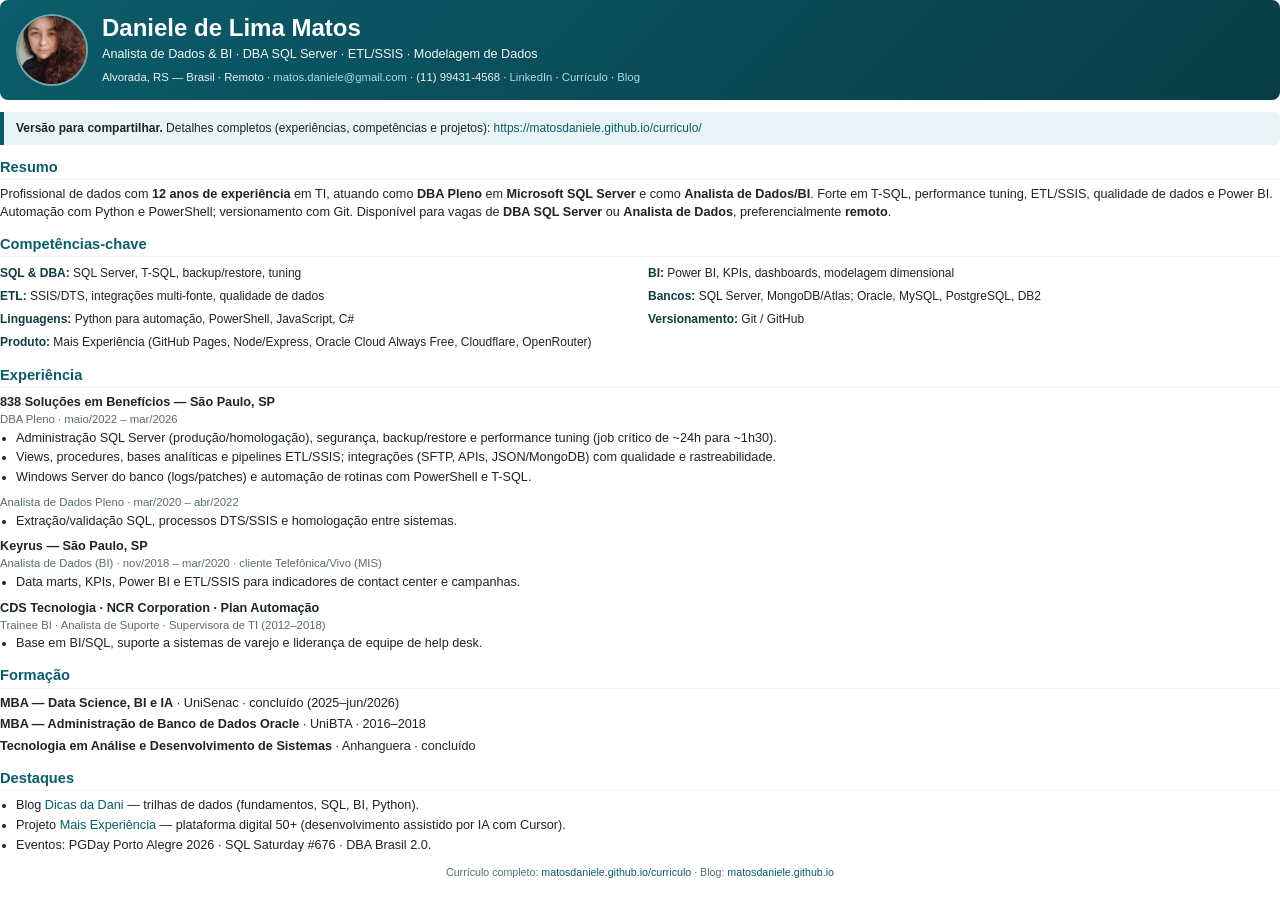
<file: curriculo-resumo.html>
<!DOCTYPE html>
<html lang="pt-BR">
<head>
  <meta charset="utf-8">
  <title>Daniele de Lima Matos — Currículo</title>
  <style>
    @page { size: A4; margin: 12mm 14mm; }
    :root {
      --teal: #0b5c6b;
      --teal-dark: #0f3d40;
      --muted: #5a6b75;
      --line: #dde4e8;
      --text: #1c2429;
    }
    * { box-sizing: border-box; }
    body {
      margin: 0;
      font-family: "Segoe UI", "Helvetica Neue", Arial, sans-serif;
      font-size: 9.5pt;
      line-height: 1.4;
      color: var(--text);
    }
    a { color: var(--teal); text-decoration: none; }
    header {
      display: flex;
      gap: 14px;
      align-items: center;
      background: linear-gradient(135deg, #0b5c6b 0%, #083d47 100%);
      color: #fff;
      padding: 14px 16px;
      border-radius: 8px;
      margin-bottom: 12px;
    }
    .photo {
      width: 72px;
      height: 72px;
      border-radius: 50%;
      object-fit: cover;
      object-position: center 18%;
      border: 2px solid rgba(255,255,255,.45);
      flex-shrink: 0;
    }
    .brand h1 {
      margin: 0;
      font-size: 18pt;
      font-weight: 700;
      line-height: 1.15;
    }
    .tagline {
      margin: 4px 0 0;
      font-size: 9.5pt;
      opacity: .95;
    }
    .contacts {
      margin: 6px 0 0;
      font-size: 8.5pt;
      opacity: .92;
    }
    .contacts a { color: #b8e8ef; }
    .more {
      margin-top: 10px;
      padding: 8px 12px;
      background: #e8f4f6;
      border-left: 4px solid var(--teal);
      border-radius: 0 6px 6px 0;
      font-size: 9pt;
    }
    h2 {
      margin: 12px 0 6px;
      font-size: 11pt;
      color: var(--teal);
      border-bottom: 1.5px solid #e8f4f6;
      padding-bottom: 2px;
    }
    p { margin: 0 0 6px; }
    ul { margin: 2px 0 8px; padding-left: 16px; }
    li { margin: 2px 0; }
    .job { margin-bottom: 8px; }
    .job-title { font-weight: 700; }
    .meta { color: var(--muted); font-size: 8.5pt; }
    .skills {
      display: grid;
      grid-template-columns: 1fr 1fr;
      gap: 2px 16px;
      font-size: 9pt;
    }
    .skills div { padding: 2px 0; }
    .skills strong { color: var(--teal-dark); }
    .edu-item { margin-bottom: 4px; }
    footer {
      margin-top: 10px;
      font-size: 8pt;
      color: var(--muted);
      text-align: center;
    }
  </style>
</head>
<body>
  <header>
    <img class="photo" src="img/foto-perfil.jpg" alt="Daniele de Lima Matos" width="72" height="72">
    <div class="brand">
      <h1>Daniele de Lima Matos</h1>
      <p class="tagline">Analista de Dados &amp; BI · DBA SQL Server · ETL/SSIS · Modelagem de Dados</p>
      <p class="contacts">
        Alvorada, RS — Brasil · Remoto ·
        <a href="mailto:matos.daniele@gmail.com">matos.daniele@gmail.com</a> ·
        (11) 99431-4568 ·
        <a href="https://www.linkedin.com/in/matosdaniele/">LinkedIn</a> ·
        <a href="https://matosdaniele.github.io/curriculo/">Currículo</a> ·
        <a href="https://matosdaniele.github.io/">Blog</a>
      </p>
    </div>
  </header>

  <p class="more">
    <strong>Versão para compartilhar.</strong>
    Detalhes completos (experiências, competências e projetos):
    <a href="https://matosdaniele.github.io/curriculo/">https://matosdaniele.github.io/curriculo/</a>
  </p>

  <h2>Resumo</h2>
  <p>
    Profissional de dados com <strong>12 anos de experiência</strong> em TI, atuando como
    <strong>DBA Pleno</strong> em <strong>Microsoft SQL Server</strong> e como
    <strong>Analista de Dados/BI</strong>. Forte em T-SQL, performance tuning, ETL/SSIS,
    qualidade de dados e Power BI. Automação com Python e PowerShell; versionamento com Git.
    Disponível para vagas de <strong>DBA SQL Server</strong> ou <strong>Analista de Dados</strong>,
    preferencialmente <strong>remoto</strong>.
  </p>

  <h2>Competências-chave</h2>
  <div class="skills">
    <div><strong>SQL &amp; DBA:</strong> SQL Server, T-SQL, backup/restore, tuning</div>
    <div><strong>BI:</strong> Power BI, KPIs, dashboards, modelagem dimensional</div>
    <div><strong>ETL:</strong> SSIS/DTS, integrações multi-fonte, qualidade de dados</div>
    <div><strong>Bancos:</strong> SQL Server, MongoDB/Atlas; Oracle, MySQL, PostgreSQL, DB2</div>
    <div><strong>Linguagens:</strong> Python para automação, PowerShell, JavaScript, C#</div>
    <div><strong>Versionamento:</strong> Git / GitHub</div>
    <div><strong>Produto:</strong> Mais Experiência (GitHub Pages, Node/Express, Oracle Cloud Always Free, Cloudflare, OpenRouter)</div>
  </div>

  <h2>Experiência</h2>
  <div class="job">
    <div class="job-title">838 Soluções em Benefícios — São Paulo, SP</div>
    <div class="meta">DBA Pleno · maio/2022 – mar/2026</div>
    <ul>
      <li>Administração SQL Server (produção/homologação), segurança, backup/restore e performance tuning (job crítico de ~24h para ~1h30).</li>
      <li>Views, procedures, bases analíticas e pipelines ETL/SSIS; integrações (SFTP, APIs, JSON/MongoDB) com qualidade e rastreabilidade.</li>
      <li>Windows Server do banco (logs/patches) e automação de rotinas com PowerShell e T-SQL.</li>
    </ul>
    <div class="meta">Analista de Dados Pleno · mar/2020 – abr/2022</div>
    <ul>
      <li>Extração/validação SQL, processos DTS/SSIS e homologação entre sistemas.</li>
    </ul>
  </div>
  <div class="job">
    <div class="job-title">Keyrus — São Paulo, SP</div>
    <div class="meta">Analista de Dados (BI) · nov/2018 – mar/2020 · cliente Telefônica/Vivo (MIS)</div>
    <ul>
      <li>Data marts, KPIs, Power BI e ETL/SSIS para indicadores de contact center e campanhas.</li>
    </ul>
  </div>
  <div class="job">
    <div class="job-title">CDS Tecnologia · NCR Corporation · Plan Automação</div>
    <div class="meta">Trainee BI · Analista de Suporte · Supervisora de TI (2012–2018)</div>
    <ul>
      <li>Base em BI/SQL, suporte a sistemas de varejo e liderança de equipe de help desk.</li>
    </ul>
  </div>

  <h2>Formação</h2>
  <div class="edu-item"><strong>MBA — Data Science, BI e IA</strong> · UniSenac · concluído (2025–jun/2026)</div>
  <div class="edu-item"><strong>MBA — Administração de Banco de Dados Oracle</strong> · UniBTA · 2016–2018</div>
  <div class="edu-item"><strong>Tecnologia em Análise e Desenvolvimento de Sistemas</strong> · Anhanguera · concluído</div>

  <h2>Destaques</h2>
  <ul>
    <li>Blog <a href="https://matosdaniele.github.io/">Dicas da Dani</a> — trilhas de dados (fundamentos, SQL, BI, Python).</li>
    <li>Projeto <a href="https://maisexperiencia.com.br/">Mais Experiência</a> — plataforma digital 50+ (desenvolvimento assistido por IA com Cursor).</li>
    <li>Eventos: PGDay Porto Alegre 2026 · SQL Saturday #676 · DBA Brasil 2.0.</li>
  </ul>

  <footer>
    Currículo completo:
    <a href="https://matosdaniele.github.io/curriculo/">matosdaniele.github.io/curriculo</a>
    · Blog:
    <a href="https://matosdaniele.github.io/">matosdaniele.github.io</a>
  </footer>
</body>
</html>
</file>
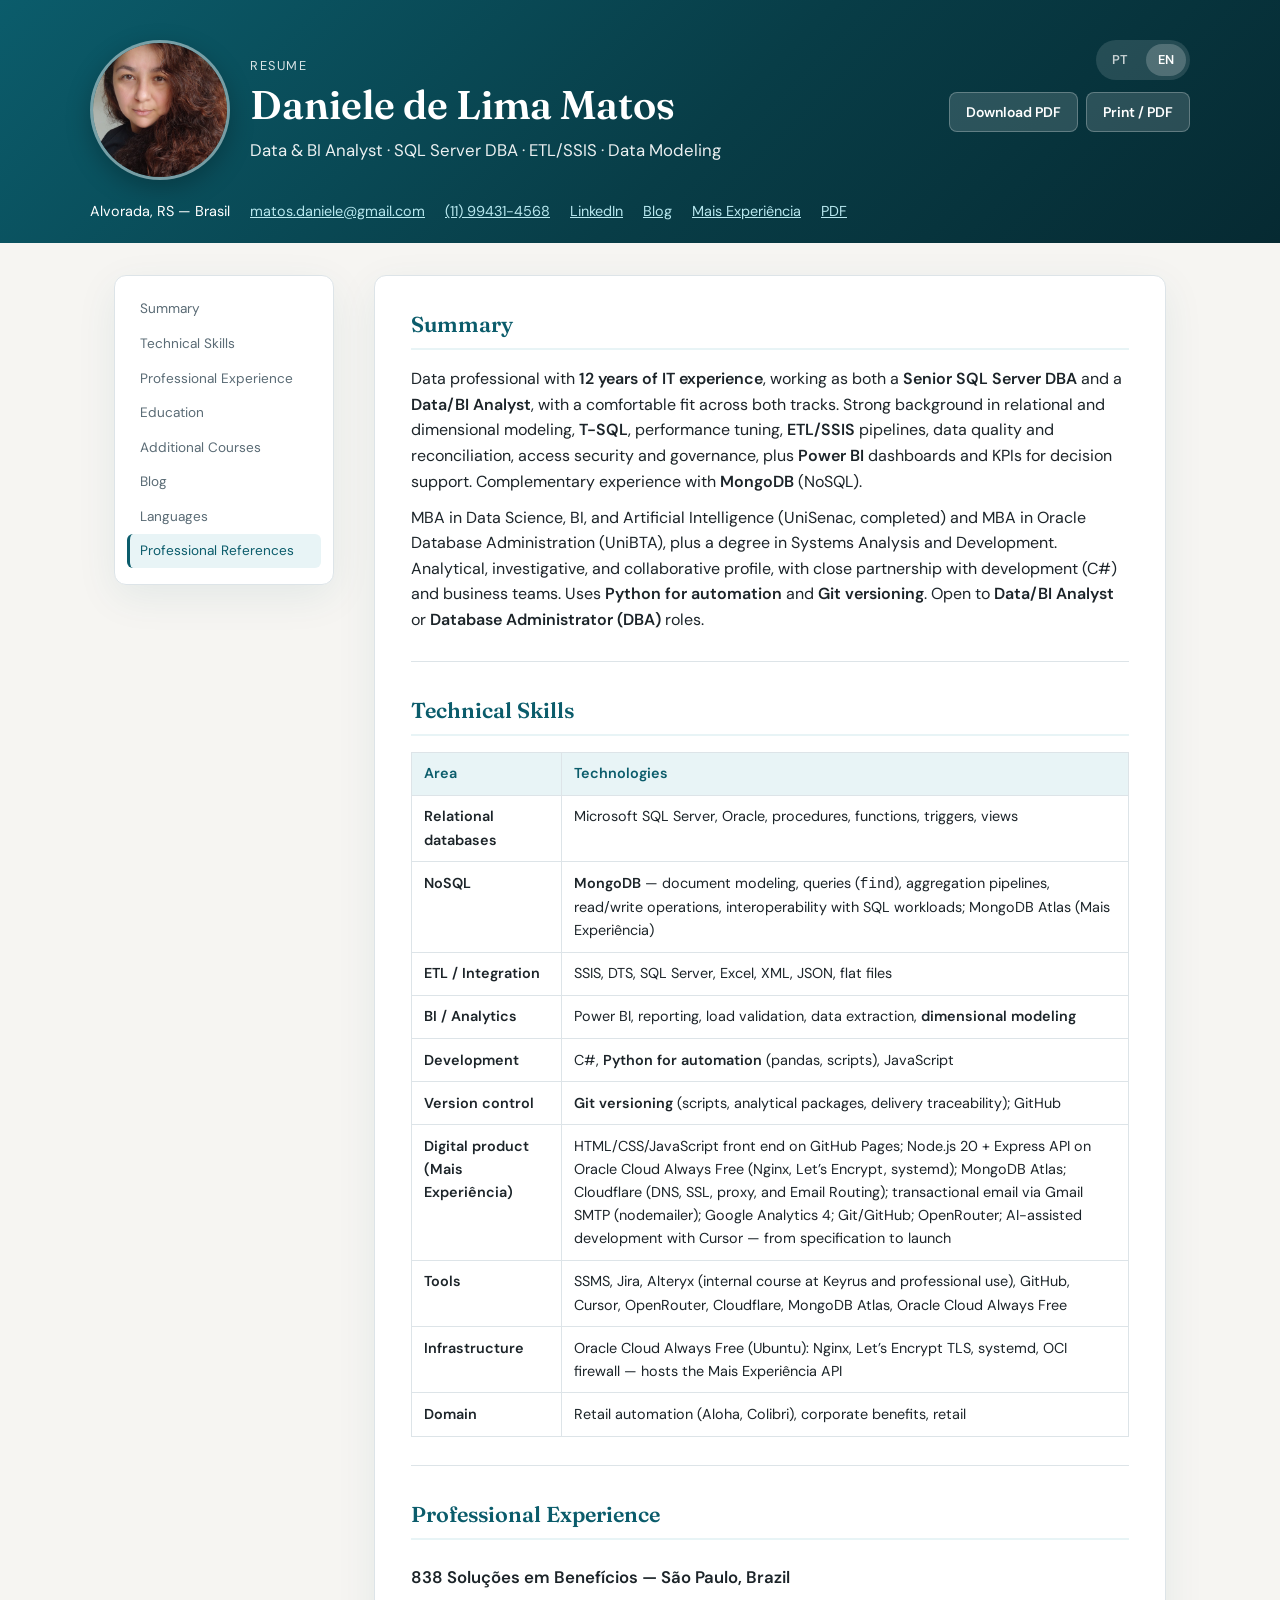
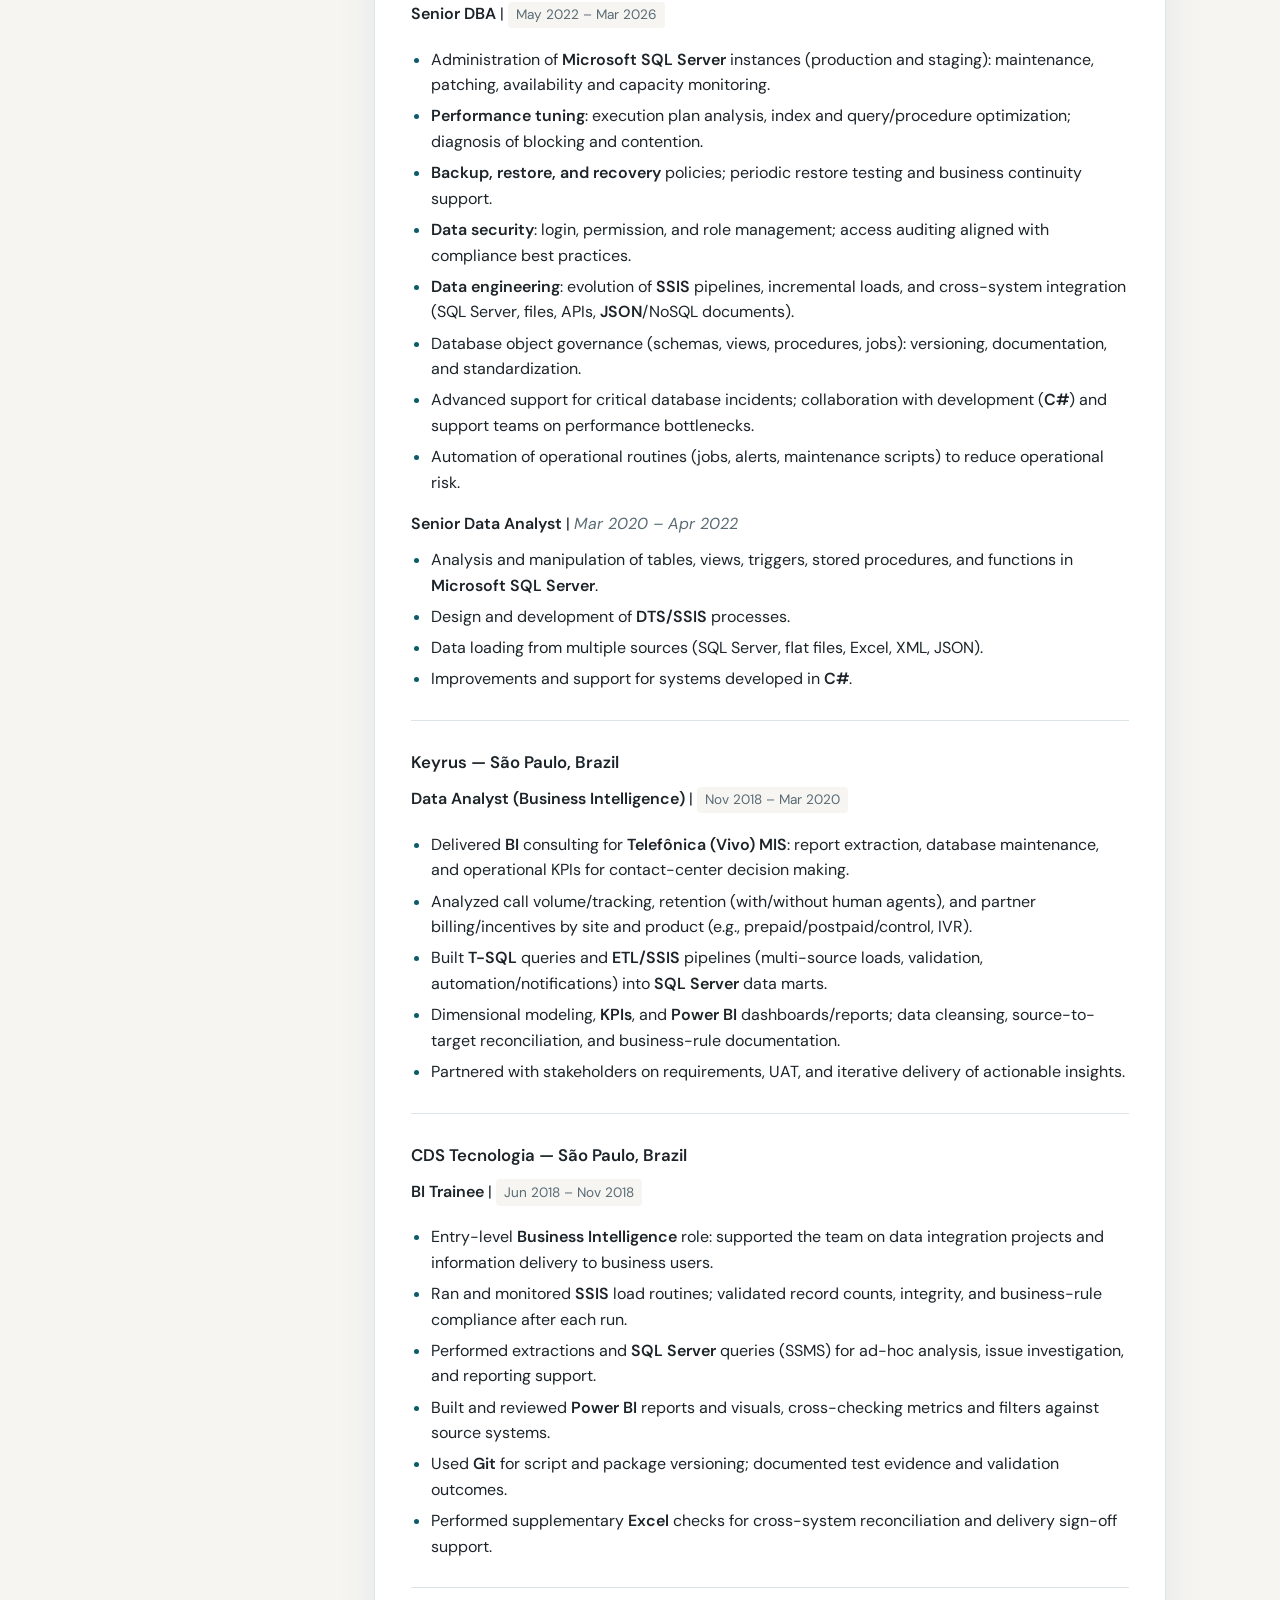
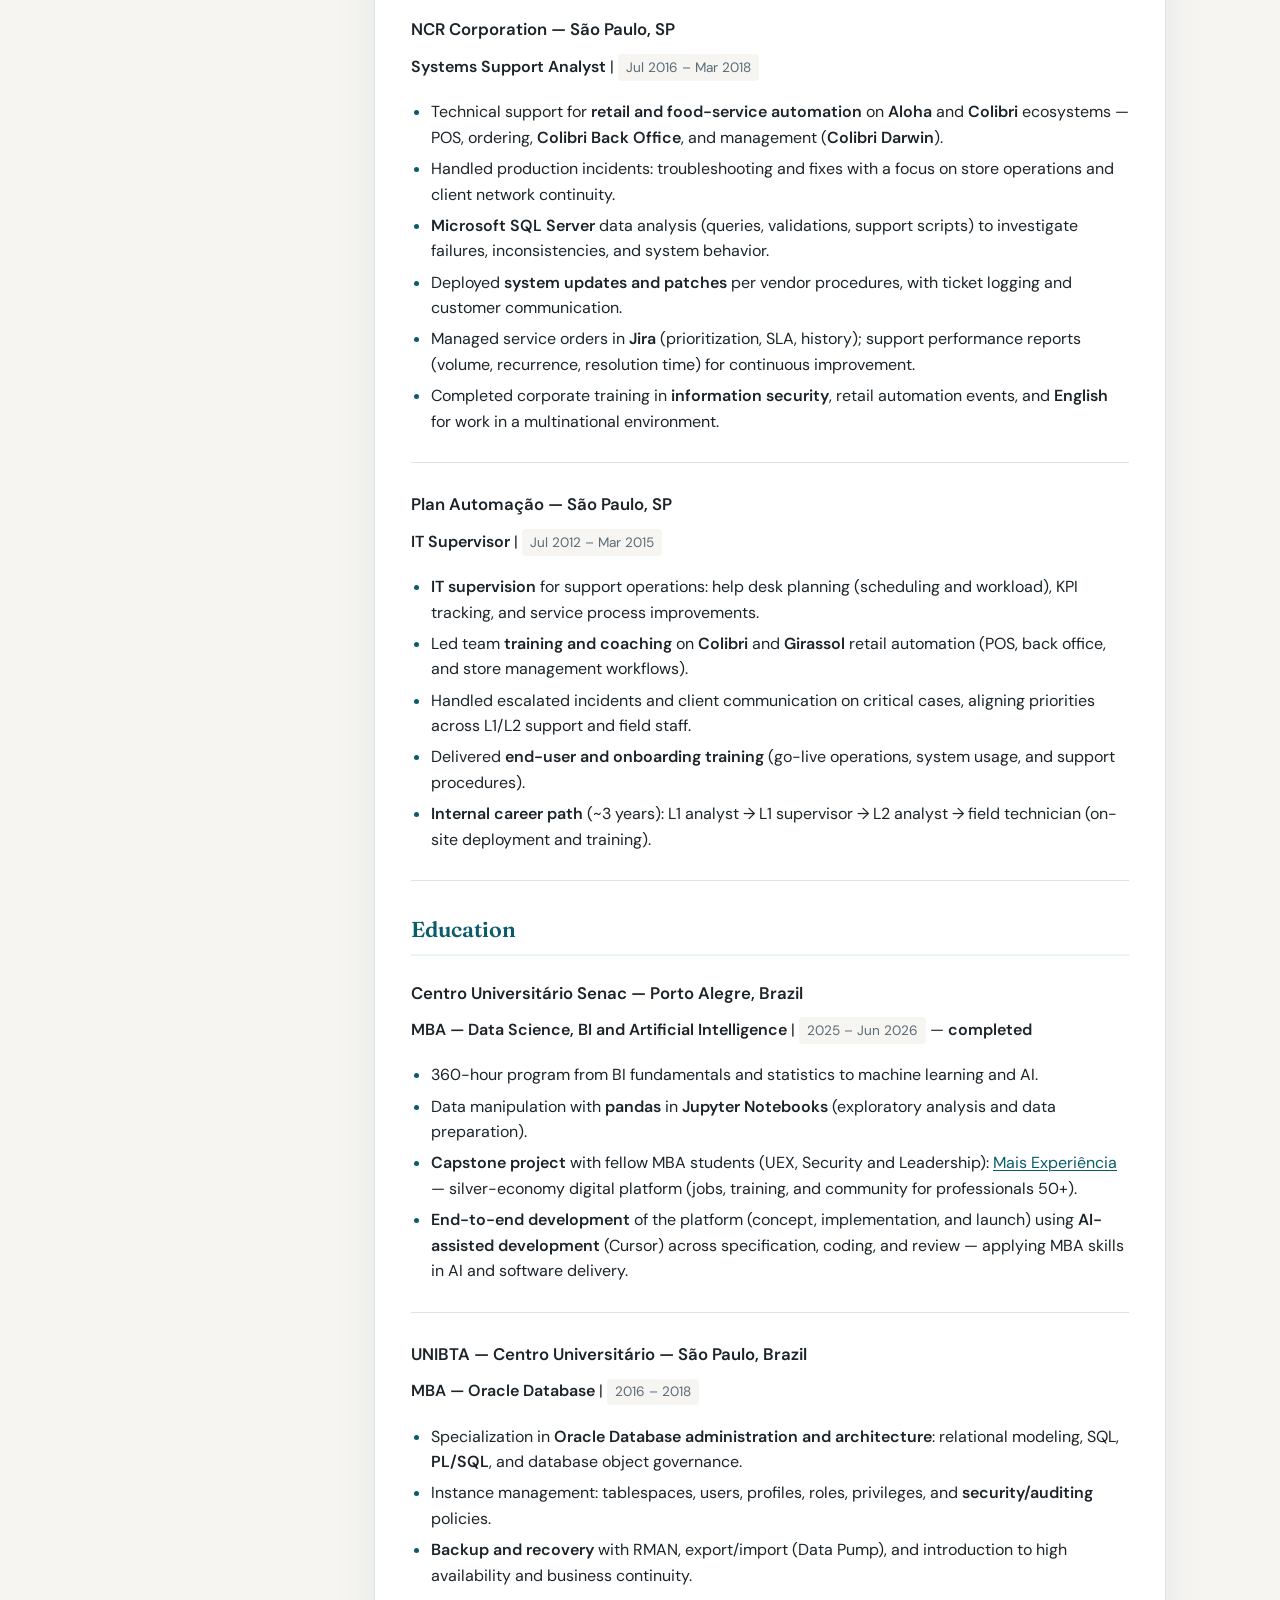
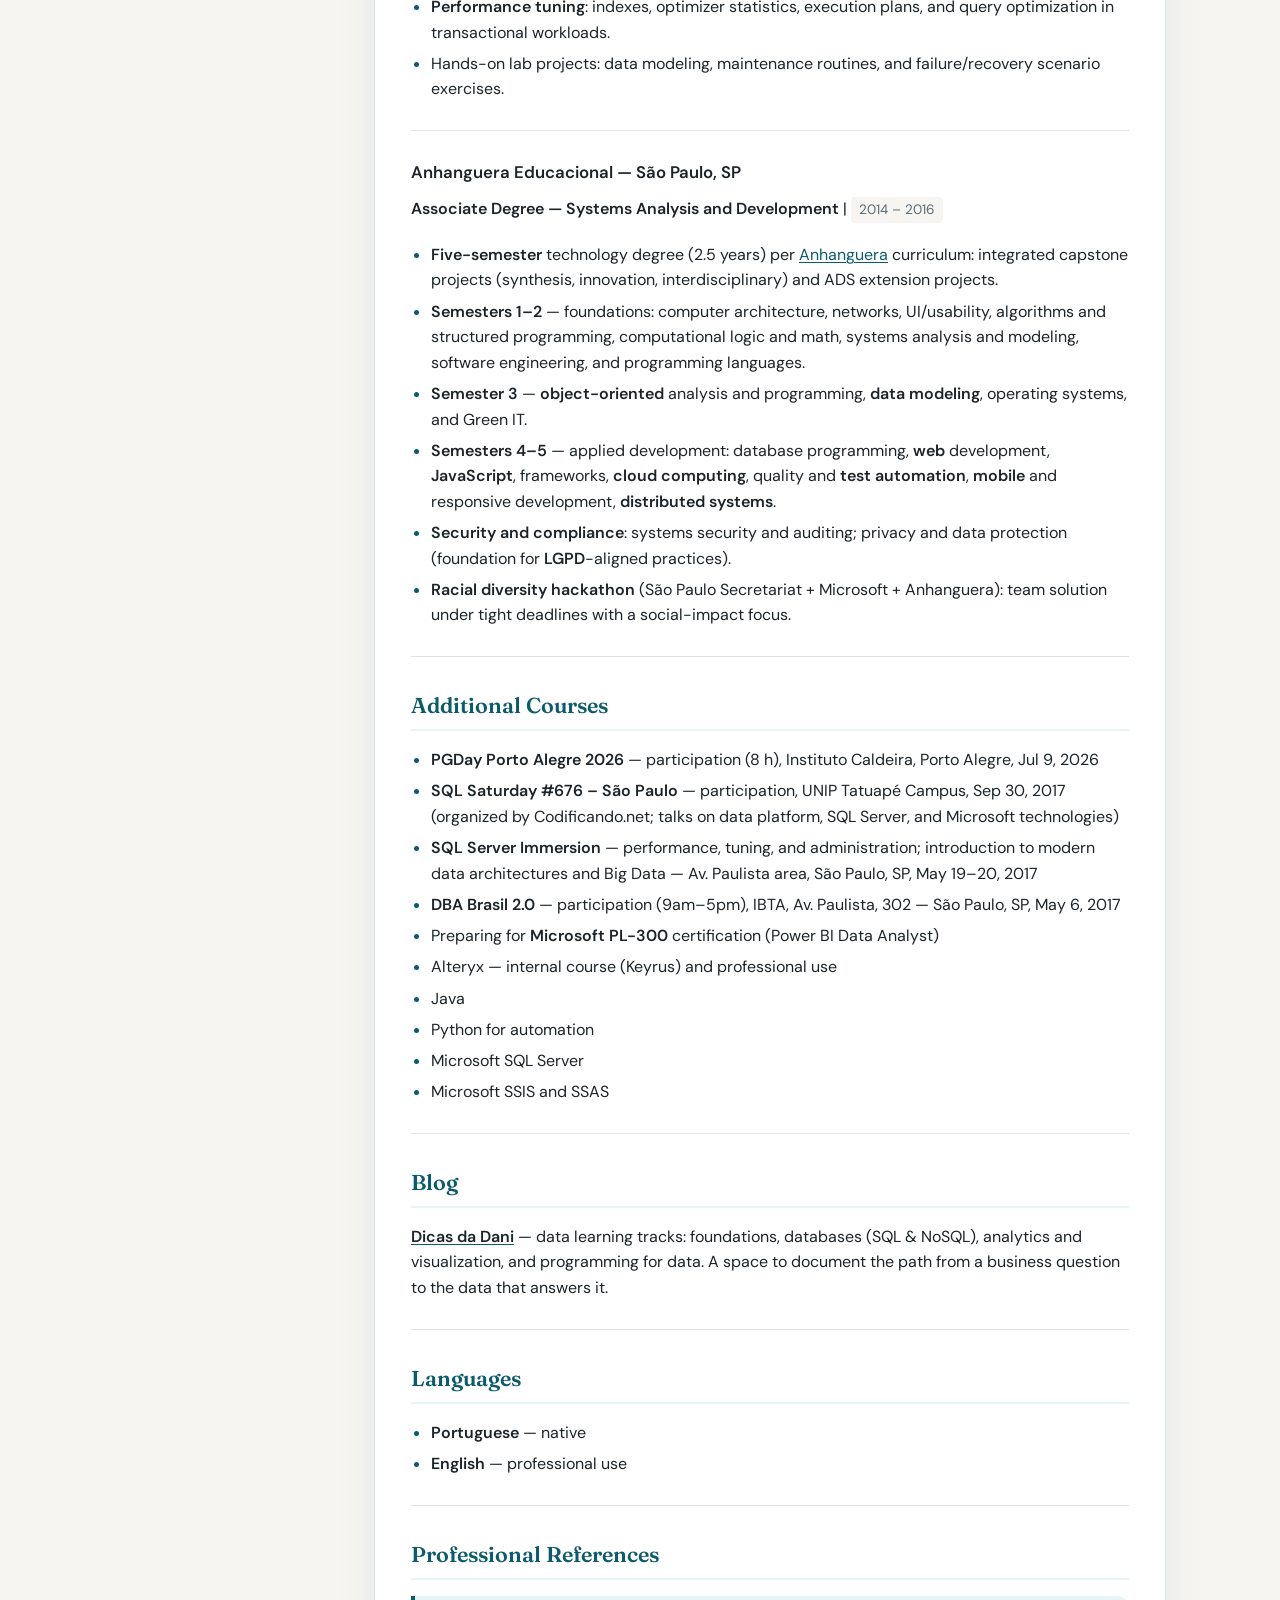
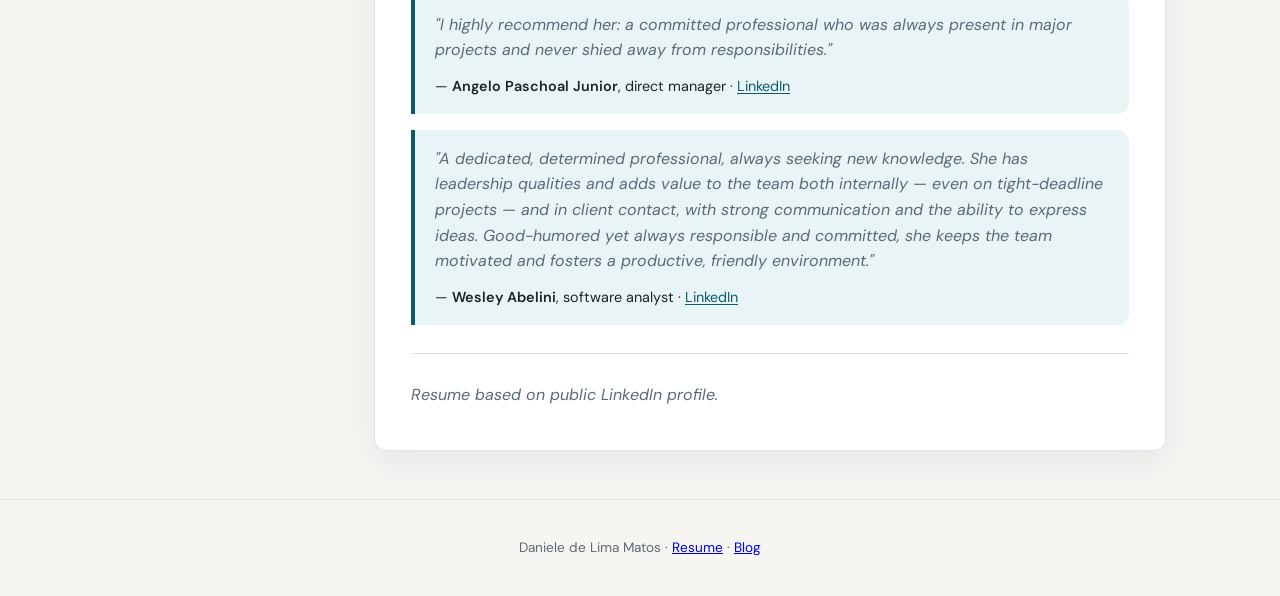
<file: en.html>
<!DOCTYPE html>
<html lang="en">
<head>
  <meta charset="utf-8">
  <meta name="viewport" content="width=device-width, initial-scale=1">
  <meta name="description" content="Professional resume of Daniele de Lima Matos — Data/BI Analyst and SQL Server DBA.">
  <title>Daniele de Lima Matos — Data Analyst &amp; DBA</title>
  <link rel="preconnect" href="https://fonts.googleapis.com">
  <link rel="preconnect" href="https://fonts.gstatic.com" crossorigin>
  <link href="https://fonts.googleapis.com/css2?family=DM+Sans:ital,opsz,wght@0,9..40,400;0,9..40,500;0,9..40,600;0,9..40,700;1,9..40,400&family=Fraunces:opsz,wght@9..144,600&display=swap" rel="stylesheet">
  <link rel="stylesheet" href="css/style.css">
</head>
<body>
  <a class="skip-link" href="#conteudo">Skip to content</a>

  <header class="site-header">
    <div class="header-inner">
      <div class="brand-row">
        <img
          class="profile-photo"
          src="img/foto-perfil.jpg"
          alt="Photo of Daniele de Lima Matos"
          width="140"
          height="140"
        >
        <div class="brand">
          <p class="eyebrow">Resume</p>
          <h1 class="name">Daniele de Lima Matos</h1>
          <p class="tagline">Data &amp; BI Analyst · SQL Server DBA · ETL/SSIS · Data Modeling</p>
        </div>
      </div>
      <div class="header-actions">
        <nav class="lang-nav" aria-label="Language">
          <a href="index.html" class="lang-link">PT</a>
          <a href="en.html" class="lang-link is-active">EN</a>
        </nav>
        <div class="header-buttons">
          <a href="Curriculo-Daniele-de-Lima-Matos.pdf" class="btn btn-ghost" target="_blank" rel="noopener noreferrer">Download PDF</a>
          <button type="button" class="btn btn-ghost" onclick="window.print()" aria-label="Print resume">
            Print / PDF
          </button>
        </div>
      </div>
    </div>
    <div class="contact-bar">
      <span>Alvorada, RS — Brasil</span>
      <a href="mailto:matos.daniele@gmail.com">matos.daniele@gmail.com</a>
      <a href="tel:+5511994314568">(11) 99431-4568</a>
      <a href="https://www.linkedin.com/in/matosdaniele/" target="_blank" rel="noopener noreferrer">LinkedIn</a>
      <a href="https://matosdaniele.github.io/" target="_blank" rel="noopener noreferrer">Blog</a>
      <a href="https://maisexperiencia.com.br/" target="_blank" rel="noopener noreferrer">Mais Experiência</a>
      <a href="Curriculo-Daniele-de-Lima-Matos.pdf" target="_blank" rel="noopener noreferrer">PDF</a>
    </div>
  </header>

  <div class="layout">
    <aside class="sidebar" aria-label="Contents">
      <nav class="toc" id="toc"></nav>
    </aside>
    <main id="conteudo" class="content prose">
<h2 id="summary">Summary</h2>
<p>Data professional with <strong>12 years of IT experience</strong>, working as both a <strong>Senior SQL Server DBA</strong> and a <strong>Data/BI Analyst</strong>, with a comfortable fit across both tracks. Strong background in relational and dimensional modeling, <strong>T-SQL</strong>, performance tuning, <strong>ETL/SSIS</strong> pipelines, data quality and reconciliation, access security and governance, plus <strong>Power BI</strong> dashboards and KPIs for decision support. Complementary experience with <strong>MongoDB</strong> (NoSQL).</p>
<p>MBA in Data Science, BI, and Artificial Intelligence (UniSenac, completed) and MBA in Oracle Database Administration (UniBTA), plus a degree in Systems Analysis and Development. Analytical, investigative, and collaborative profile, with close partnership with development (C#) and business teams. Uses <strong>Python for automation</strong> and <strong>Git versioning</strong>. Open to <strong>Data/BI Analyst</strong> or <strong>Database Administrator (DBA)</strong> roles.</p>
<hr />
<h2 id="technical-skills">Technical Skills</h2>
<table>
<thead>
<tr>
<th>Area</th>
<th>Technologies</th>
</tr>
</thead>
<tbody>
<tr>
<td><strong>Relational databases</strong></td>
<td>Microsoft SQL Server, Oracle, procedures, functions, triggers, views</td>
</tr>
<tr>
<td><strong>NoSQL</strong></td>
<td><strong>MongoDB</strong> — document modeling, queries (<code>find</code>), aggregation pipelines, read/write operations, interoperability with SQL workloads; MongoDB Atlas (Mais Experiência)</td>
</tr>
<tr>
<td><strong>ETL / Integration</strong></td>
<td>SSIS, DTS, SQL Server, Excel, XML, JSON, flat files</td>
</tr>
<tr>
<td><strong>BI / Analytics</strong></td>
<td>Power BI, reporting, load validation, data extraction, <strong>dimensional modeling</strong></td>
</tr>
<tr>
<td><strong>Development</strong></td>
<td>C#, <strong>Python for automation</strong> (pandas, scripts), JavaScript</td>
</tr>
<tr>
<td><strong>Version control</strong></td>
<td><strong>Git versioning</strong> (scripts, analytical packages, delivery traceability); GitHub</td>
</tr>
<tr>
<td><strong>Digital product (Mais Experiência)</strong></td>
<td>HTML/CSS/JavaScript front end on GitHub Pages; Node.js 20 + Express API on Oracle Cloud Always Free (Nginx, Let’s Encrypt, systemd); MongoDB Atlas; Cloudflare (DNS, SSL, proxy, and Email Routing); transactional email via Gmail SMTP (nodemailer); Google Analytics 4; Git/GitHub; OpenRouter; AI-assisted development with Cursor — from specification to launch</td>
</tr>
<tr>
<td><strong>Tools</strong></td>
<td>SSMS, Jira, Alteryx (internal course at Keyrus and professional use), GitHub, Cursor, OpenRouter, Cloudflare, MongoDB Atlas, Oracle Cloud Always Free</td>
</tr>
<tr>
<td><strong>Infrastructure</strong></td>
<td>Oracle Cloud Always Free (Ubuntu): Nginx, Let’s Encrypt TLS, systemd, OCI firewall — hosts the Mais Experiência API</td>
</tr>
<tr>
<td><strong>Domain</strong></td>
<td>Retail automation (Aloha, Colibri), corporate benefits, retail</td>
</tr>
</tbody>
</table>
<hr />
<h2 id="professional-experience">Professional Experience</h2>
<h3 id="838-soluções-em-benefícios--são-paulo-brazil">838 Soluções em Benefícios — São Paulo, Brazil</h3>
<p><strong>Senior DBA</strong> | <em>May 2022 – Mar 2026</em></p>
<ul>
<li>Administration of <strong>Microsoft SQL Server</strong> instances (production and staging): maintenance, patching, availability and capacity monitoring.</li>
<li><strong>Performance tuning</strong>: execution plan analysis, index and query/procedure optimization; diagnosis of blocking and contention.</li>
<li><strong>Backup, restore, and recovery</strong> policies; periodic restore testing and business continuity support.</li>
<li><strong>Data security</strong>: login, permission, and role management; access auditing aligned with compliance best practices.</li>
<li><strong>Data engineering</strong>: evolution of <strong>SSIS</strong> pipelines, incremental loads, and cross-system integration (SQL Server, files, APIs, <strong>JSON</strong>/NoSQL documents).</li>
<li>Database object governance (schemas, views, procedures, jobs): versioning, documentation, and standardization.</li>
<li>Advanced support for critical database incidents; collaboration with development (<strong>C#</strong>) and support teams on performance bottlenecks.</li>
<li>Automation of operational routines (jobs, alerts, maintenance scripts) to reduce operational risk.</li>
</ul>
<p><strong>Senior Data Analyst</strong> | <em>Mar 2020 – Apr 2022</em></p>
<ul>
<li>Analysis and manipulation of tables, views, triggers, stored procedures, and functions in <strong>Microsoft SQL Server</strong>.</li>
<li>Design and development of <strong>DTS/SSIS</strong> processes.</li>
<li>Data loading from multiple sources (SQL Server, flat files, Excel, XML, JSON).</li>
<li>Improvements and support for systems developed in <strong>C#</strong>.</li>
</ul>
<hr />
<h3 id="keyrus--são-paulo-brazil">Keyrus — São Paulo, Brazil</h3>
<p><strong>Data Analyst (Business Intelligence)</strong> | <em>Nov 2018 – Mar 2020</em></p>
<ul>
<li>Delivered <strong>BI</strong> consulting for <strong>Telefônica (Vivo)</strong> <strong>MIS</strong>: report extraction, database maintenance, and operational KPIs for contact-center decision making.</li>
<li>Analyzed call volume/tracking, retention (with/without human agents), and partner billing/incentives by site and product (e.g., prepaid/postpaid/control, IVR).</li>
<li>Built <strong>T-SQL</strong> queries and <strong>ETL/SSIS</strong> pipelines (multi-source loads, validation, automation/notifications) into <strong>SQL Server</strong> data marts.</li>
<li>Dimensional modeling, <strong>KPIs</strong>, and <strong>Power BI</strong> dashboards/reports; data cleansing, source-to-target reconciliation, and business-rule documentation.</li>
<li>Partnered with stakeholders on requirements, UAT, and iterative delivery of actionable insights.</li>
</ul>
<hr />
<h3 id="cds-tecnologia--são-paulo-brazil">CDS Tecnologia — São Paulo, Brazil</h3>
<p><strong>BI Trainee</strong> | <em>Jun 2018 – Nov 2018</em></p>
<ul>
<li>Entry-level <strong>Business Intelligence</strong> role: supported the team on data integration projects and information delivery to business users.</li>
<li>Ran and monitored <strong>SSIS</strong> load routines; validated record counts, integrity, and business-rule compliance after each run.</li>
<li>Performed extractions and <strong>SQL Server</strong> queries (SSMS) for ad-hoc analysis, issue investigation, and reporting support.</li>
<li>Built and reviewed <strong>Power BI</strong> reports and visuals, cross-checking metrics and filters against source systems.</li>
<li>Used <strong>Git</strong> for script and package versioning; documented test evidence and validation outcomes.</li>
<li>Performed supplementary <strong>Excel</strong> checks for cross-system reconciliation and delivery sign-off support.</li>
</ul>
<hr />
<h3 id="ncr-corporation--são-paulo-sp">NCR Corporation — São Paulo, SP</h3>
<p><strong>Systems Support Analyst</strong> | <em>Jul 2016 – Mar 2018</em></p>
<ul>
<li>Technical support for <strong>retail and food-service automation</strong> on <strong>Aloha</strong> and <strong>Colibri</strong> ecosystems — POS, ordering, <strong>Colibri Back Office</strong>, and management (<strong>Colibri Darwin</strong>).</li>
<li>Handled production incidents: troubleshooting and fixes with a focus on store operations and client network continuity.</li>
<li><strong>Microsoft SQL Server</strong> data analysis (queries, validations, support scripts) to investigate failures, inconsistencies, and system behavior.</li>
<li>Deployed <strong>system updates and patches</strong> per vendor procedures, with ticket logging and customer communication.</li>
<li>Managed service orders in <strong>Jira</strong> (prioritization, SLA, history); support performance reports (volume, recurrence, resolution time) for continuous improvement.</li>
<li>Completed corporate training in <strong>information security</strong>, retail automation events, and <strong>English</strong> for work in a multinational environment.</li>
</ul>
<hr />
<h3 id="plan-automação--são-paulo-sp">Plan Automação — São Paulo, SP</h3>
<p><strong>IT Supervisor</strong> | <em>Jul 2012 – Mar 2015</em></p>
<ul>
<li><strong>IT supervision</strong> for support operations: help desk planning (scheduling and workload), KPI tracking, and service process improvements.</li>
<li>Led team <strong>training and coaching</strong> on <strong>Colibri</strong> and <strong>Girassol</strong> retail automation (POS, back office, and store management workflows).</li>
<li>Handled escalated incidents and client communication on critical cases, aligning priorities across L1/L2 support and field staff.</li>
<li>Delivered <strong>end-user and onboarding training</strong> (go-live operations, system usage, and support procedures).</li>
<li><strong>Internal career path</strong> (~3 years): L1 analyst → L1 supervisor → L2 analyst → field technician (on-site deployment and training).</li>
</ul>
<hr />
<h2 id="education">Education</h2>
<h3 id="centro-universitário-senac--porto-alegre-brazil">Centro Universitário Senac — Porto Alegre, Brazil</h3>
<p><strong>MBA — Data Science, BI and Artificial Intelligence</strong> | <em>2025 – Jun 2026</em> — <strong>completed</strong></p>
<ul>
<li>360-hour program from BI fundamentals and statistics to machine learning and AI.</li>
<li>Data manipulation with <strong>pandas</strong> in <strong>Jupyter Notebooks</strong> (exploratory analysis and data preparation).</li>
<li><strong>Capstone project</strong> with fellow MBA students (UEX, Security and Leadership): <a href="https://maisexperiencia.com.br/">Mais Experiência</a> — silver-economy digital platform (jobs, training, and community for professionals 50+).</li>
<li><strong>End-to-end development</strong> of the platform (concept, implementation, and launch) using <strong>AI-assisted development</strong> (Cursor) across specification, coding, and review — applying MBA skills in AI and software delivery.</li>
</ul>
<hr />
<h3 id="unibta--centro-universitário--são-paulo-brazil">UNIBTA — Centro Universitário — São Paulo, Brazil</h3>
<p><strong>MBA — Oracle Database</strong> | <em>2016 – 2018</em></p>
<ul>
<li>Specialization in <strong>Oracle Database administration and architecture</strong>: relational modeling, SQL, <strong>PL/SQL</strong>, and database object governance.</li>
<li>Instance management: tablespaces, users, profiles, roles, privileges, and <strong>security/auditing</strong> policies.</li>
<li><strong>Backup and recovery</strong> with RMAN, export/import (Data Pump), and introduction to high availability and business continuity.</li>
<li><strong>Performance tuning</strong>: indexes, optimizer statistics, execution plans, and query optimization in transactional workloads.</li>
<li>Hands-on lab projects: data modeling, maintenance routines, and failure/recovery scenario exercises.</li>
</ul>
<hr />
<h3 id="anhanguera-educacional--são-paulo-sp">Anhanguera Educacional — São Paulo, SP</h3>
<p><strong>Associate Degree — Systems Analysis and Development</strong> | <em>2014 – 2016</em></p>
<ul>
<li><strong>Five-semester</strong> technology degree (2.5 years) per <a href="https://www.anhanguera.com/curso/analise-e-desenvolvimento-de-sistemas/">Anhanguera</a> curriculum: integrated capstone projects (synthesis, innovation, interdisciplinary) and ADS extension projects.</li>
<li><strong>Semesters 1–2</strong> — foundations: computer architecture, networks, UI/usability, algorithms and structured programming, computational logic and math, systems analysis and modeling, software engineering, and programming languages.</li>
<li><strong>Semester 3</strong> — <strong>object-oriented</strong> analysis and programming, <strong>data modeling</strong>, operating systems, and Green IT.</li>
<li><strong>Semesters 4–5</strong> — applied development: database programming, <strong>web</strong> development, <strong>JavaScript</strong>, frameworks, <strong>cloud computing</strong>, quality and <strong>test automation</strong>, <strong>mobile</strong> and responsive development, <strong>distributed systems</strong>.</li>
<li><strong>Security and compliance</strong>: systems security and auditing; privacy and data protection (foundation for <strong>LGPD</strong>-aligned practices).</li>
<li><strong>Racial diversity hackathon</strong> (São Paulo Secretariat + Microsoft + Anhanguera): team solution under tight deadlines with a social-impact focus.</li>
</ul>
<hr />
<h2 id="additional-courses">Additional Courses</h2>
<ul>
<li><strong>PGDay Porto Alegre 2026</strong> — participation (8 h), Instituto Caldeira, Porto Alegre, Jul 9, 2026</li>
<li><strong>SQL Saturday #676 – São Paulo</strong> — participation, UNIP Tatuapé Campus, Sep 30, 2017 (organized by Codificando.net; talks on data platform, SQL Server, and Microsoft technologies)</li>
<li><strong>SQL Server Immersion</strong> — performance, tuning, and administration; introduction to modern data architectures and Big Data — Av. Paulista area, São Paulo, SP, May 19–20, 2017</li>
<li><strong>DBA Brasil 2.0</strong> — participation (9am–5pm), IBTA, Av. Paulista, 302 — São Paulo, SP, May 6, 2017</li>
<li>Preparing for <strong>Microsoft PL-300</strong> certification (Power BI Data Analyst)</li>
<li>Alteryx — internal course (Keyrus) and professional use</li>
<li>Java</li>
<li>Python for automation</li>
<li>Microsoft SQL Server</li>
<li>Microsoft SSIS and SSAS</li>
</ul>
<hr />
<h2 id="blog">Blog</h2>
<p><a href="https://matosdaniele.github.io/" target="_blank" rel="noopener noreferrer"><strong>Dicas da Dani</strong></a> — data learning tracks: foundations, databases (SQL &amp; NoSQL), analytics and visualization, and programming for data. A space to document the path from a business question to the data that answers it.</p>
<hr />
<h2 id="languages">Languages</h2>
<ul>
<li><strong>Portuguese</strong> — native</li>
<li><strong>English</strong> — professional use</li>
</ul>
<hr />
<h2 id="professional-references">Professional References</h2>
<blockquote>
<p><em>"I highly recommend her: a committed professional who was always present in major projects and never shied away from responsibilities."</em></p>
<footer>— <strong>Angelo Paschoal Junior</strong>, direct manager · <a href="https://www.linkedin.com/in/angelo-paschoal-junior" target="_blank" rel="noopener noreferrer">LinkedIn</a></footer>
</blockquote>
<blockquote>
<p><em>"A dedicated, determined professional, always seeking new knowledge. She has leadership qualities and adds value to the team both internally — even on tight-deadline projects — and in client contact, with strong communication and the ability to express ideas. Good-humored yet always responsible and committed, she keeps the team motivated and fosters a productive, friendly environment."</em></p>
<footer>— <strong>Wesley Abelini</strong>, software analyst · <a href="https://www.linkedin.com/in/wesley-abelini-26553429" target="_blank" rel="noopener noreferrer">LinkedIn</a></footer>
</blockquote>
<hr />
<p><em>Resume based on public LinkedIn profile.</em></p>
    </main>
  </div>

  <footer class="site-footer">
    <p>Daniele de Lima Matos · <a href="https://matosdaniele.github.io/curriculo/">Resume</a> · <a href="https://matosdaniele.github.io/" target="_blank" rel="noopener noreferrer">Blog</a></p>
  </footer>

  <script src="js/site.js"></script>
</body>
</html>
</file>
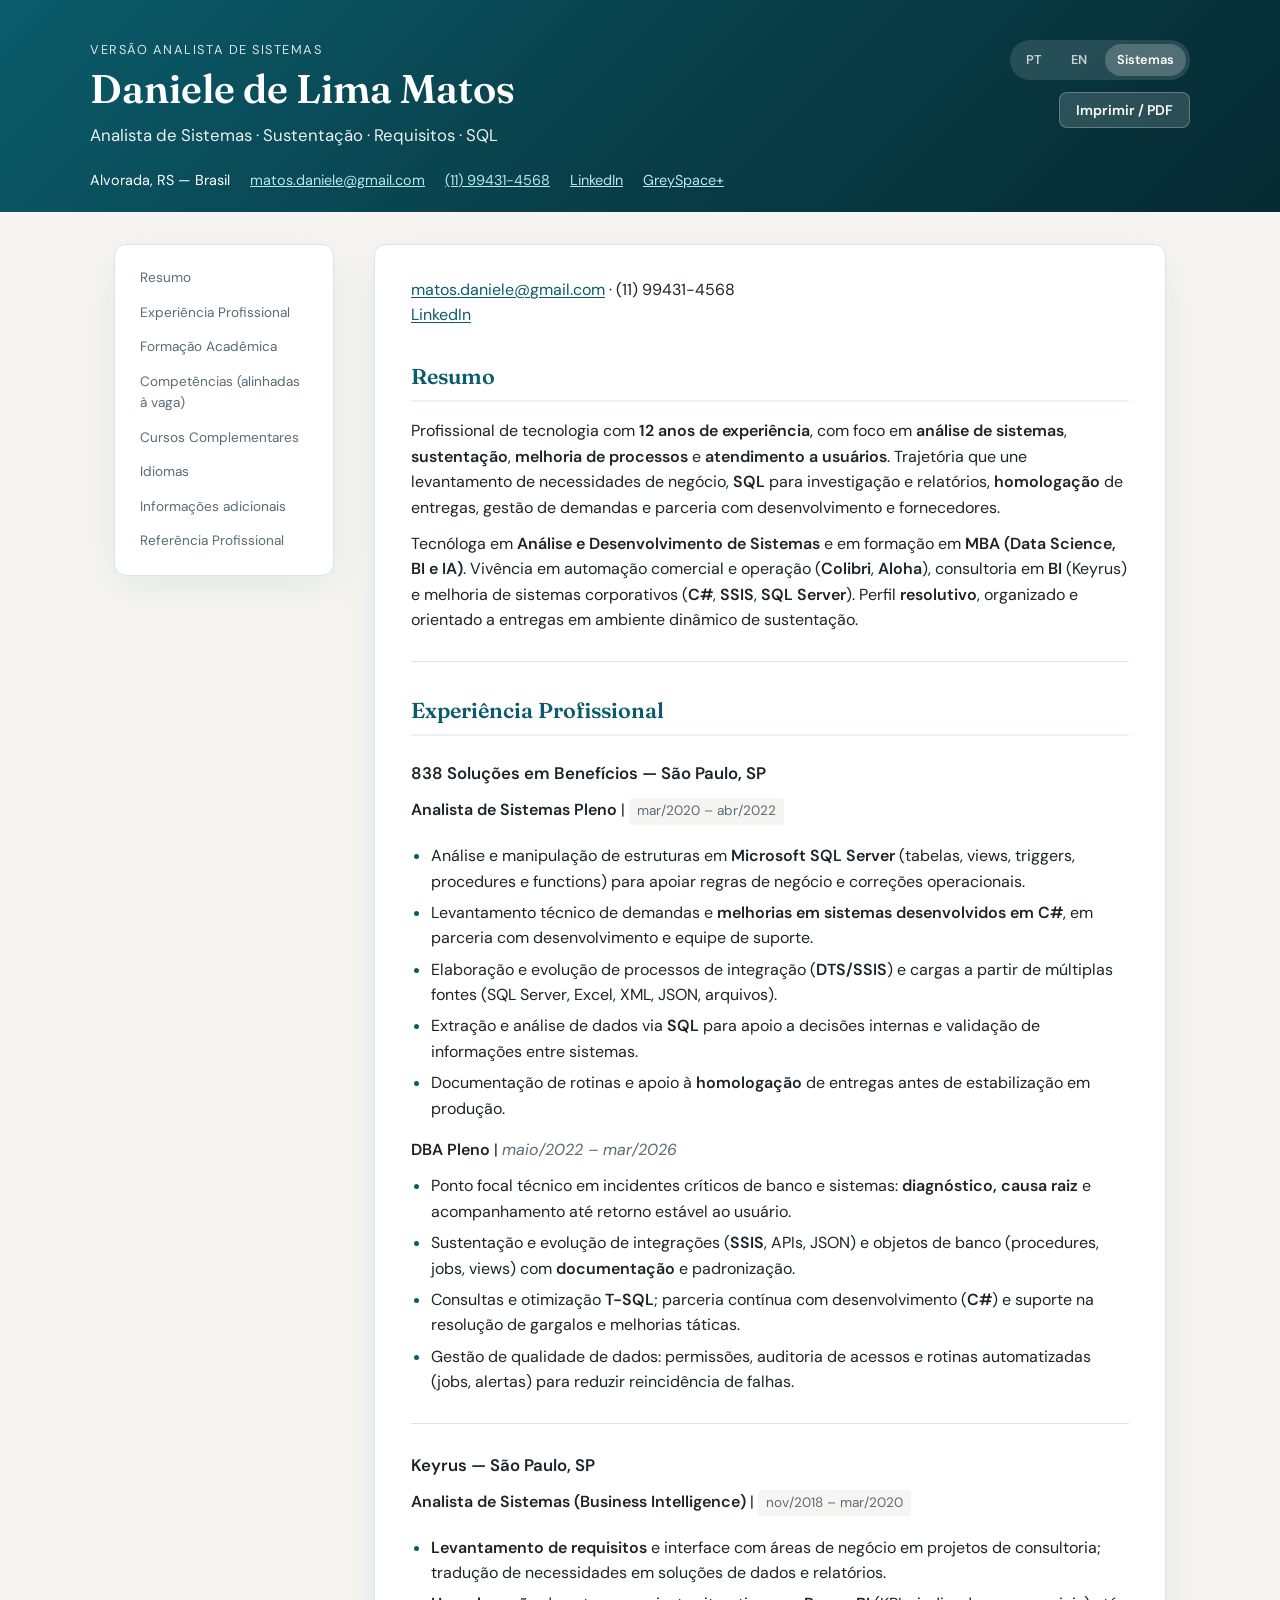
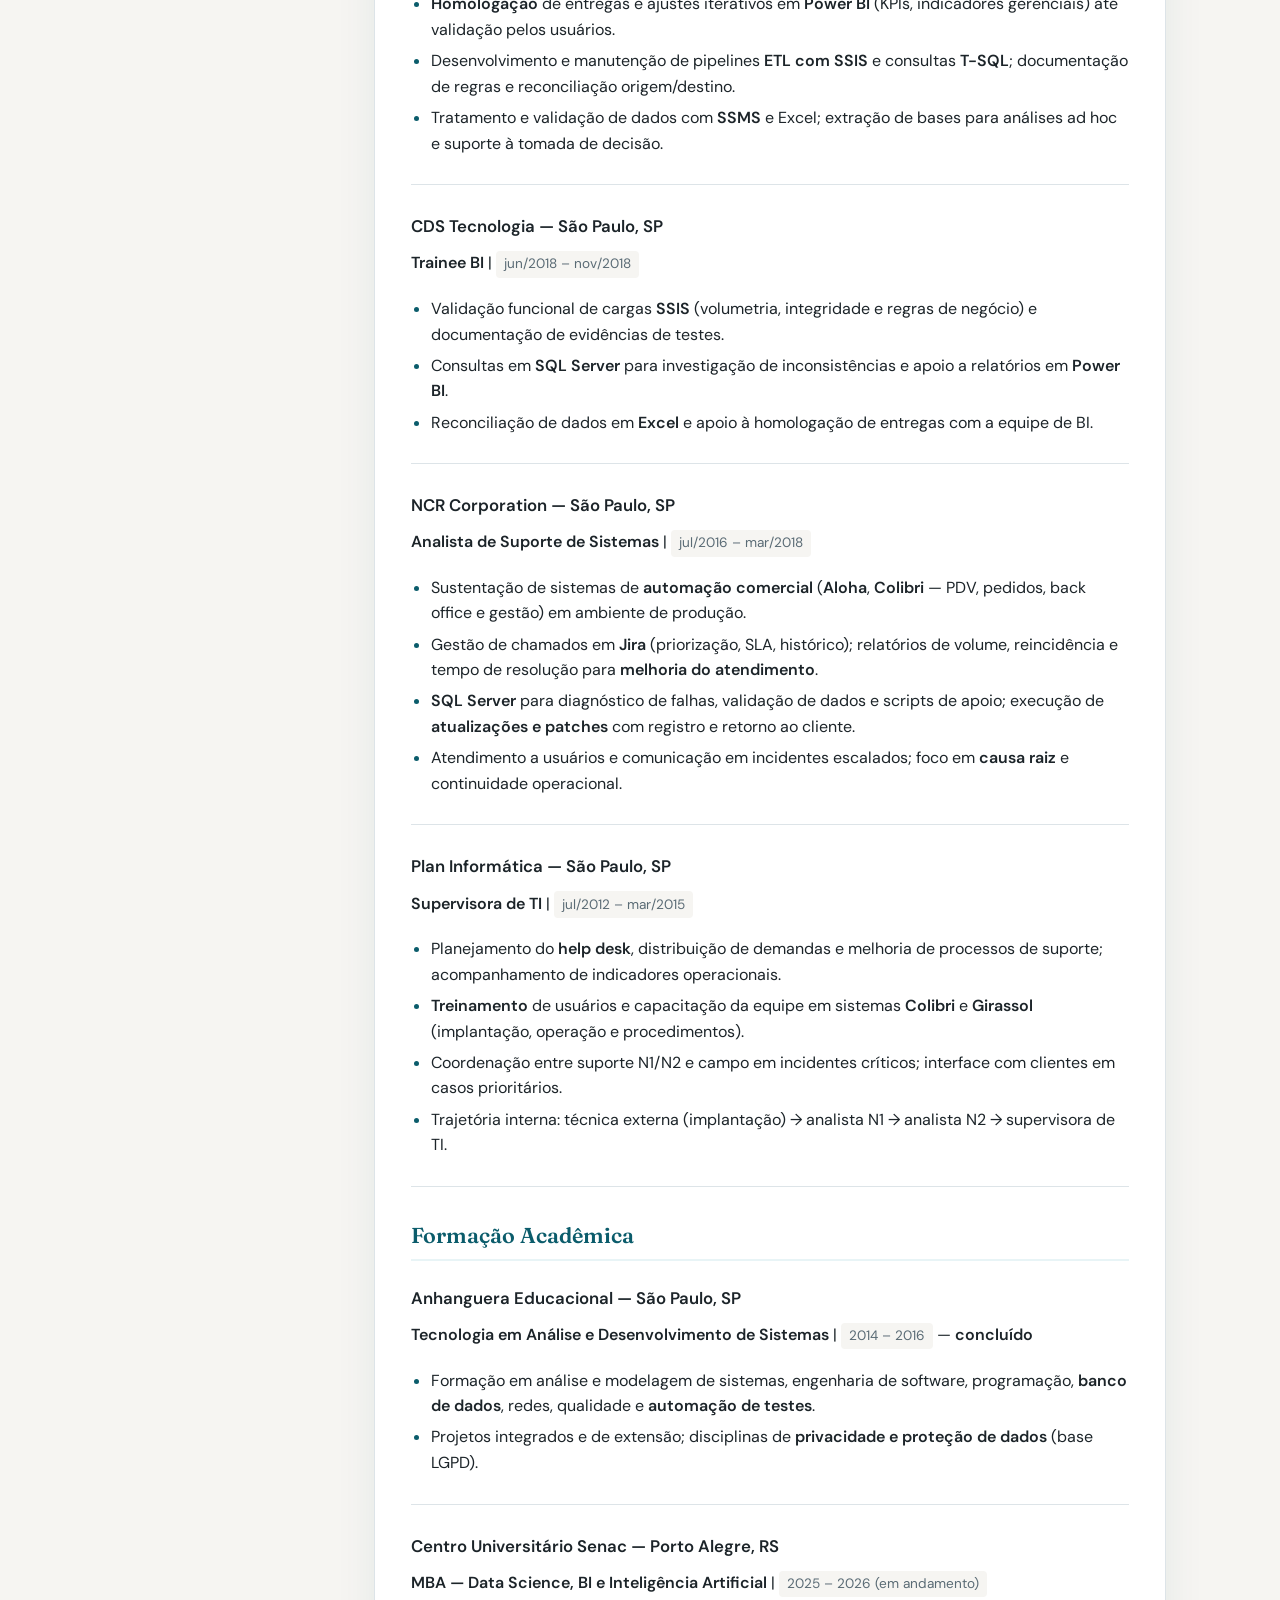
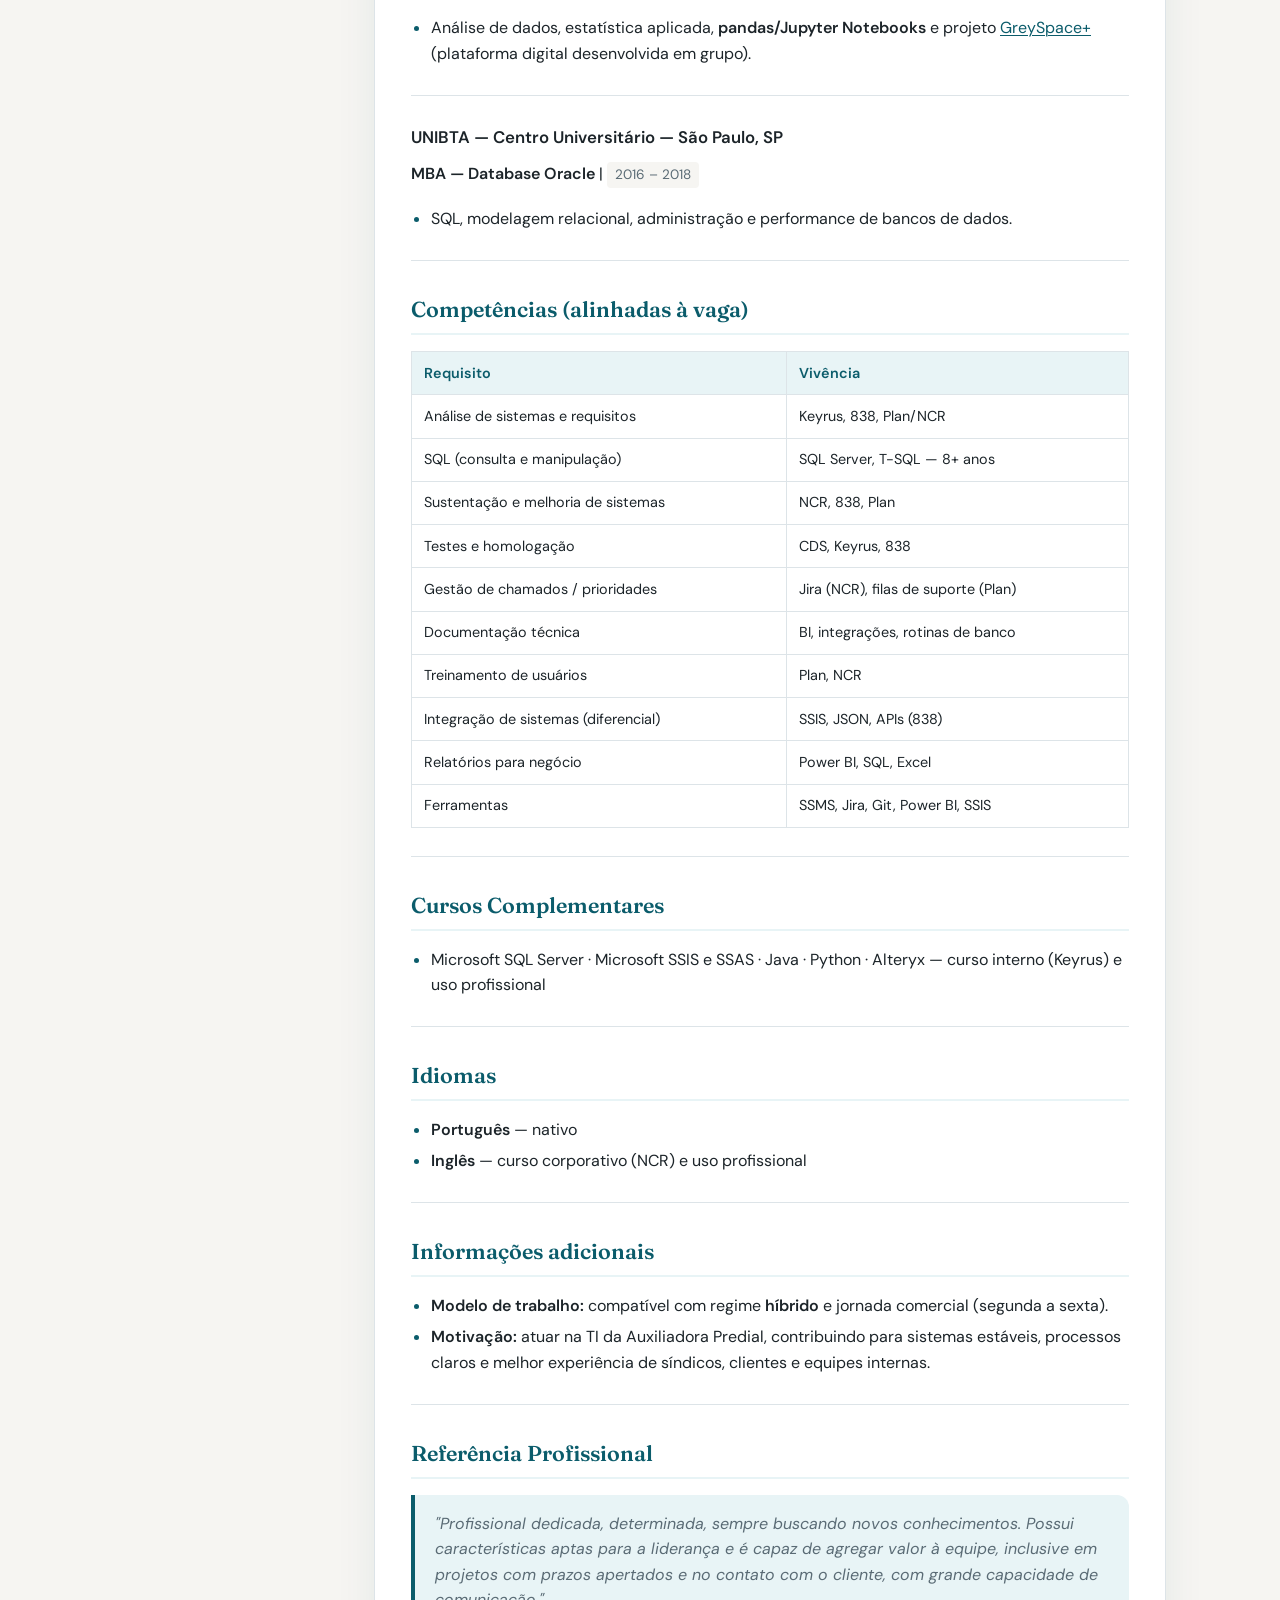
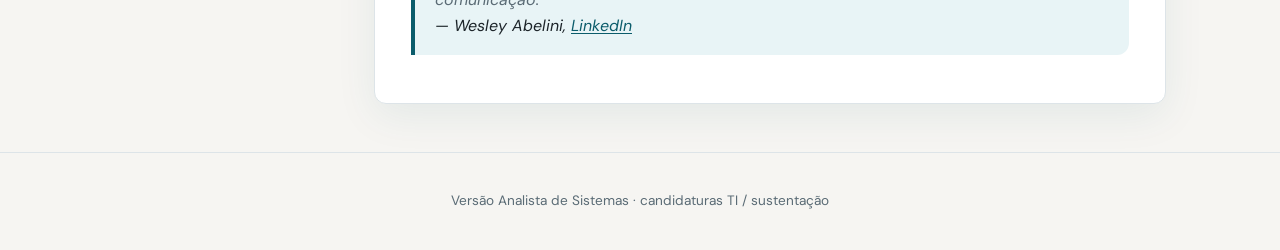
<file: site/analista-sistemas.html>
<!DOCTYPE html>
<html lang="pt-BR">
<head>
  <meta charset="utf-8">
  <meta name="viewport" content="width=device-width, initial-scale=1">
  <meta name="description" content="Currículo focado em Analista de Sistemas — Daniele de Lima Matos.">
  <title>Daniele de Lima Matos — Analista de Sistemas</title>
  <link rel="preconnect" href="https://fonts.googleapis.com">
  <link rel="preconnect" href="https://fonts.gstatic.com" crossorigin>
  <link href="https://fonts.googleapis.com/css2?family=DM+Sans:ital,opsz,wght@0,9..40,400;0,9..40,500;0,9..40,600;0,9..40,700;1,9..40,400&family=Fraunces:opsz,wght@9..144,600&display=swap" rel="stylesheet">
  <link rel="stylesheet" href="css/style.css">
</head>
<body>
  <a class="skip-link" href="#conteudo">Ir para o conteúdo</a>

  <header class="site-header">
    <div class="header-inner">
      <div class="brand">
        <p class="eyebrow">Versão Analista de Sistemas</p>
        <h1 class="name">Daniele de Lima Matos</h1>
        <p class="tagline">Analista de Sistemas · Sustentação · Requisitos · SQL</p>
      </div>
      <div class="header-actions">
        <nav class="lang-nav" aria-label="Idioma">
          <a href="index.html" class="lang-link ">PT</a>
          <a href="en.html" class="lang-link ">EN</a>
          <a href="analista-sistemas.html" class="lang-link is-active">Sistemas</a>
        </nav>
        <button type="button" class="btn btn-ghost" onclick="window.print()" aria-label="Imprimir currículo">
          Imprimir / PDF
        </button>
      </div>
    </div>
    <div class="contact-bar">
      <span>Alvorada, RS — Brasil</span>
      <a href="mailto:matos.daniele@gmail.com">matos.daniele@gmail.com</a>
      <a href="tel:+5511994314568">(11) 99431-4568</a>
      <a href="https://www.linkedin.com/in/daniele-de-lima-matos/" target="_blank" rel="noopener noreferrer">LinkedIn</a>
      <a href="https://greyspaceplus.com.br/" target="_blank" rel="noopener noreferrer">GreySpace+</a>
    </div>
  </header>

  <div class="layout">
    <aside class="sidebar" aria-label="Índice">
      <nav class="toc" id="toc"></nav>
    </aside>
    <main id="conteudo" class="content prose">
<a href="mailto:matos.daniele@gmail.com"><span>matos.daniele@gmail.com</span></a> · (11) 99431-4568<br />
<a href="https://www.linkedin.com/in/daniele-de-lima-matos/">LinkedIn</a></p>
<h2 id="resumo">Resumo</h2>
<p>Profissional de tecnologia com <strong>12 anos de experiência</strong>, com foco em <strong>análise de sistemas</strong>, <strong>sustentação</strong>, <strong>melhoria de processos</strong> e <strong>atendimento a usuários</strong>. Trajetória que une levantamento de necessidades de negócio, <strong>SQL</strong> para investigação e relatórios, <strong>homologação</strong> de entregas, gestão de demandas e parceria com desenvolvimento e fornecedores.</p>
<p>Tecnóloga em <strong>Análise e Desenvolvimento de Sistemas</strong> e em formação em <strong>MBA (Data Science, BI e IA)</strong>. Vivência em automação comercial e operação (<strong>Colibri</strong>, <strong>Aloha</strong>), consultoria em <strong>BI</strong> (Keyrus) e melhoria de sistemas corporativos (<strong>C#</strong>, <strong>SSIS</strong>, <strong>SQL Server</strong>). Perfil <strong>resolutivo</strong>, organizado e orientado a entregas em ambiente dinâmico de sustentação.</p>
<hr />
<h2 id="experiência-profissional">Experiência Profissional</h2>
<h3 id="838-soluções-em-benefícios--são-paulo-sp">838 Soluções em Benefícios — São Paulo, SP</h3>
<p><strong>Analista de Sistemas Pleno</strong> | <em>mar/2020 – abr/2022</em></p>
<ul>
<li>Análise e manipulação de estruturas em <strong>Microsoft SQL Server</strong> (tabelas, views, triggers, procedures e functions) para apoiar regras de negócio e correções operacionais.</li>
<li>Levantamento técnico de demandas e <strong>melhorias em sistemas desenvolvidos em C#</strong>, em parceria com desenvolvimento e equipe de suporte.</li>
<li>Elaboração e evolução de processos de integração (<strong>DTS/SSIS</strong>) e cargas a partir de múltiplas fontes (SQL Server, Excel, XML, JSON, arquivos).</li>
<li>Extração e análise de dados via <strong>SQL</strong> para apoio a decisões internas e validação de informações entre sistemas.</li>
<li>Documentação de rotinas e apoio à <strong>homologação</strong> de entregas antes de estabilização em produção.</li>
</ul>
<p><strong>DBA Pleno</strong> | <em>maio/2022 – mar/2026</em></p>
<ul>
<li>Ponto focal técnico em incidentes críticos de banco e sistemas: <strong>diagnóstico, causa raiz</strong> e acompanhamento até retorno estável ao usuário.</li>
<li>Sustentação e evolução de integrações (<strong>SSIS</strong>, APIs, JSON) e objetos de banco (procedures, jobs, views) com <strong>documentação</strong> e padronização.</li>
<li>Consultas e otimização <strong>T-SQL</strong>; parceria contínua com desenvolvimento (<strong>C#</strong>) e suporte na resolução de gargalos e melhorias táticas.</li>
<li>Gestão de qualidade de dados: permissões, auditoria de acessos e rotinas automatizadas (jobs, alertas) para reduzir reincidência de falhas.</li>
</ul>
<hr />
<h3 id="keyrus--são-paulo-sp">Keyrus — São Paulo, SP</h3>
<p><strong>Analista de Sistemas (Business Intelligence)</strong> | <em>nov/2018 – mar/2020</em></p>
<ul>
<li><strong>Levantamento de requisitos</strong> e interface com áreas de negócio em projetos de consultoria; tradução de necessidades em soluções de dados e relatórios.</li>
<li><strong>Homologação</strong> de entregas e ajustes iterativos em <strong>Power BI</strong> (KPIs, indicadores gerenciais) até validação pelos usuários.</li>
<li>Desenvolvimento e manutenção de pipelines <strong>ETL com SSIS</strong> e consultas <strong>T-SQL</strong>; documentação de regras e reconciliação origem/destino.</li>
<li>Tratamento e validação de dados com <strong>SSMS</strong> e Excel; extração de bases para análises ad hoc e suporte à tomada de decisão.</li>
</ul>
<hr />
<h3 id="cds-tecnologia--são-paulo-sp">CDS Tecnologia — São Paulo, SP</h3>
<p><strong>Trainee BI</strong> | <em>jun/2018 – nov/2018</em></p>
<ul>
<li>Validação funcional de cargas <strong>SSIS</strong> (volumetria, integridade e regras de negócio) e documentação de evidências de testes.</li>
<li>Consultas em <strong>SQL Server</strong> para investigação de inconsistências e apoio a relatórios em <strong>Power BI</strong>.</li>
<li>Reconciliação de dados em <strong>Excel</strong> e apoio à homologação de entregas com a equipe de BI.</li>
</ul>
<hr />
<h3 id="ncr-corporation--são-paulo-sp">NCR Corporation — São Paulo, SP</h3>
<p><strong>Analista de Suporte de Sistemas</strong> | <em>jul/2016 – mar/2018</em></p>
<ul>
<li>Sustentação de sistemas de <strong>automação comercial</strong> (<strong>Aloha</strong>, <strong>Colibri</strong> — PDV, pedidos, back office e gestão) em ambiente de produção.</li>
<li>Gestão de chamados em <strong>Jira</strong> (priorização, SLA, histórico); relatórios de volume, reincidência e tempo de resolução para <strong>melhoria do atendimento</strong>.</li>
<li><strong>SQL Server</strong> para diagnóstico de falhas, validação de dados e scripts de apoio; execução de <strong>atualizações e patches</strong> com registro e retorno ao cliente.</li>
<li>Atendimento a usuários e comunicação em incidentes escalados; foco em <strong>causa raiz</strong> e continuidade operacional.</li>
</ul>
<hr />
<h3 id="plan-informática--são-paulo-sp">Plan Informática — São Paulo, SP</h3>
<p><strong>Supervisora de TI</strong> | <em>jul/2012 – mar/2015</em></p>
<ul>
<li>Planejamento do <strong>help desk</strong>, distribuição de demandas e melhoria de processos de suporte; acompanhamento de indicadores operacionais.</li>
<li><strong>Treinamento</strong> de usuários e capacitação da equipe em sistemas <strong>Colibri</strong> e <strong>Girassol</strong> (implantação, operação e procedimentos).</li>
<li>Coordenação entre suporte N1/N2 e campo em incidentes críticos; interface com clientes em casos prioritários.</li>
<li>Trajetória interna: técnica externa (implantação) → analista N1 → analista N2 → supervisora de TI.</li>
</ul>
<hr />
<h2 id="formação-acadêmica">Formação Acadêmica</h2>
<h3 id="anhanguera-educacional--são-paulo-sp">Anhanguera Educacional — São Paulo, SP</h3>
<p><strong>Tecnologia em Análise e Desenvolvimento de Sistemas</strong> | <em>2014 – 2016</em> — <strong>concluído</strong></p>
<ul>
<li>Formação em análise e modelagem de sistemas, engenharia de software, programação, <strong>banco de dados</strong>, redes, qualidade e <strong>automação de testes</strong>.</li>
<li>Projetos integrados e de extensão; disciplinas de <strong>privacidade e proteção de dados</strong> (base LGPD).</li>
</ul>
<hr />
<h3 id="centro-universitário-senac--porto-alegre-rs">Centro Universitário Senac — Porto Alegre, RS</h3>
<p><strong>MBA — Data Science, BI e Inteligência Artificial</strong> | <em>2025 – 2026 (em andamento)</em></p>
<ul>
<li>Análise de dados, estatística aplicada, <strong>pandas/Jupyter Notebooks</strong> e projeto <a href="https://greyspaceplus.com.br/">GreySpace+</a> (plataforma digital desenvolvida em grupo).</li>
</ul>
<hr />
<h3 id="unibta--centro-universitário--são-paulo-sp">UNIBTA — Centro Universitário — São Paulo, SP</h3>
<p><strong>MBA — Database Oracle</strong> | <em>2016 – 2018</em></p>
<ul>
<li>SQL, modelagem relacional, administração e performance de bancos de dados.</li>
</ul>
<hr />
<h2 id="competências-alinhadas-à-vaga">Competências (alinhadas à vaga)</h2>
<table>
<thead>
<tr>
<th>Requisito</th>
<th>Vivência</th>
</tr>
</thead>
<tbody>
<tr>
<td>Análise de sistemas e requisitos</td>
<td>Keyrus, 838, Plan/NCR</td>
</tr>
<tr>
<td>SQL (consulta e manipulação)</td>
<td>SQL Server, T-SQL — 8+ anos</td>
</tr>
<tr>
<td>Sustentação e melhoria de sistemas</td>
<td>NCR, 838, Plan</td>
</tr>
<tr>
<td>Testes e homologação</td>
<td>CDS, Keyrus, 838</td>
</tr>
<tr>
<td>Gestão de chamados / prioridades</td>
<td>Jira (NCR), filas de suporte (Plan)</td>
</tr>
<tr>
<td>Documentação técnica</td>
<td>BI, integrações, rotinas de banco</td>
</tr>
<tr>
<td>Treinamento de usuários</td>
<td>Plan, NCR</td>
</tr>
<tr>
<td>Integração de sistemas (diferencial)</td>
<td>SSIS, JSON, APIs (838)</td>
</tr>
<tr>
<td>Relatórios para negócio</td>
<td>Power BI, SQL, Excel</td>
</tr>
<tr>
<td>Ferramentas</td>
<td>SSMS, Jira, Git, Power BI, SSIS</td>
</tr>
</tbody>
</table>
<hr />
<h2 id="cursos-complementares">Cursos Complementares</h2>
<ul>
<li>Microsoft SQL Server · Microsoft SSIS e SSAS · Java · Python · Alteryx — curso interno (Keyrus) e uso profissional</li>
</ul>
<hr />
<h2 id="idiomas">Idiomas</h2>
<ul>
<li><strong>Português</strong> — nativo</li>
<li><strong>Inglês</strong> — curso corporativo (NCR) e uso profissional</li>
</ul>
<hr />
<h2 id="informações-adicionais">Informações adicionais</h2>
<ul>
<li><strong>Modelo de trabalho:</strong> compatível com regime <strong>híbrido</strong> e jornada comercial (segunda a sexta).</li>
<li><strong>Motivação:</strong> atuar na TI da Auxiliadora Predial, contribuindo para sistemas estáveis, processos claros e melhor experiência de síndicos, clientes e equipes internas.</li>
</ul>
<hr />
<h2 id="referência-profissional">Referência Profissional</h2>
<blockquote>
<p><em>"Profissional dedicada, determinada, sempre buscando novos conhecimentos. Possui características aptas para a liderança e é capaz de agregar valor à equipe, inclusive em projetos com prazos apertados e no contato com o cliente, com grande capacidade de comunicação."</em><br />
— Wesley Abelini, <a href="https://www.linkedin.com/in/wesley-abelini-26553429">LinkedIn</a></p>
</blockquote>
    </main>
  </div>

  <footer class="site-footer">
    <p>Versão Analista de Sistemas · candidaturas TI / sustentação</p>
  </footer>

  <script src="js/site.js"></script>
</body>
</html>
</file>
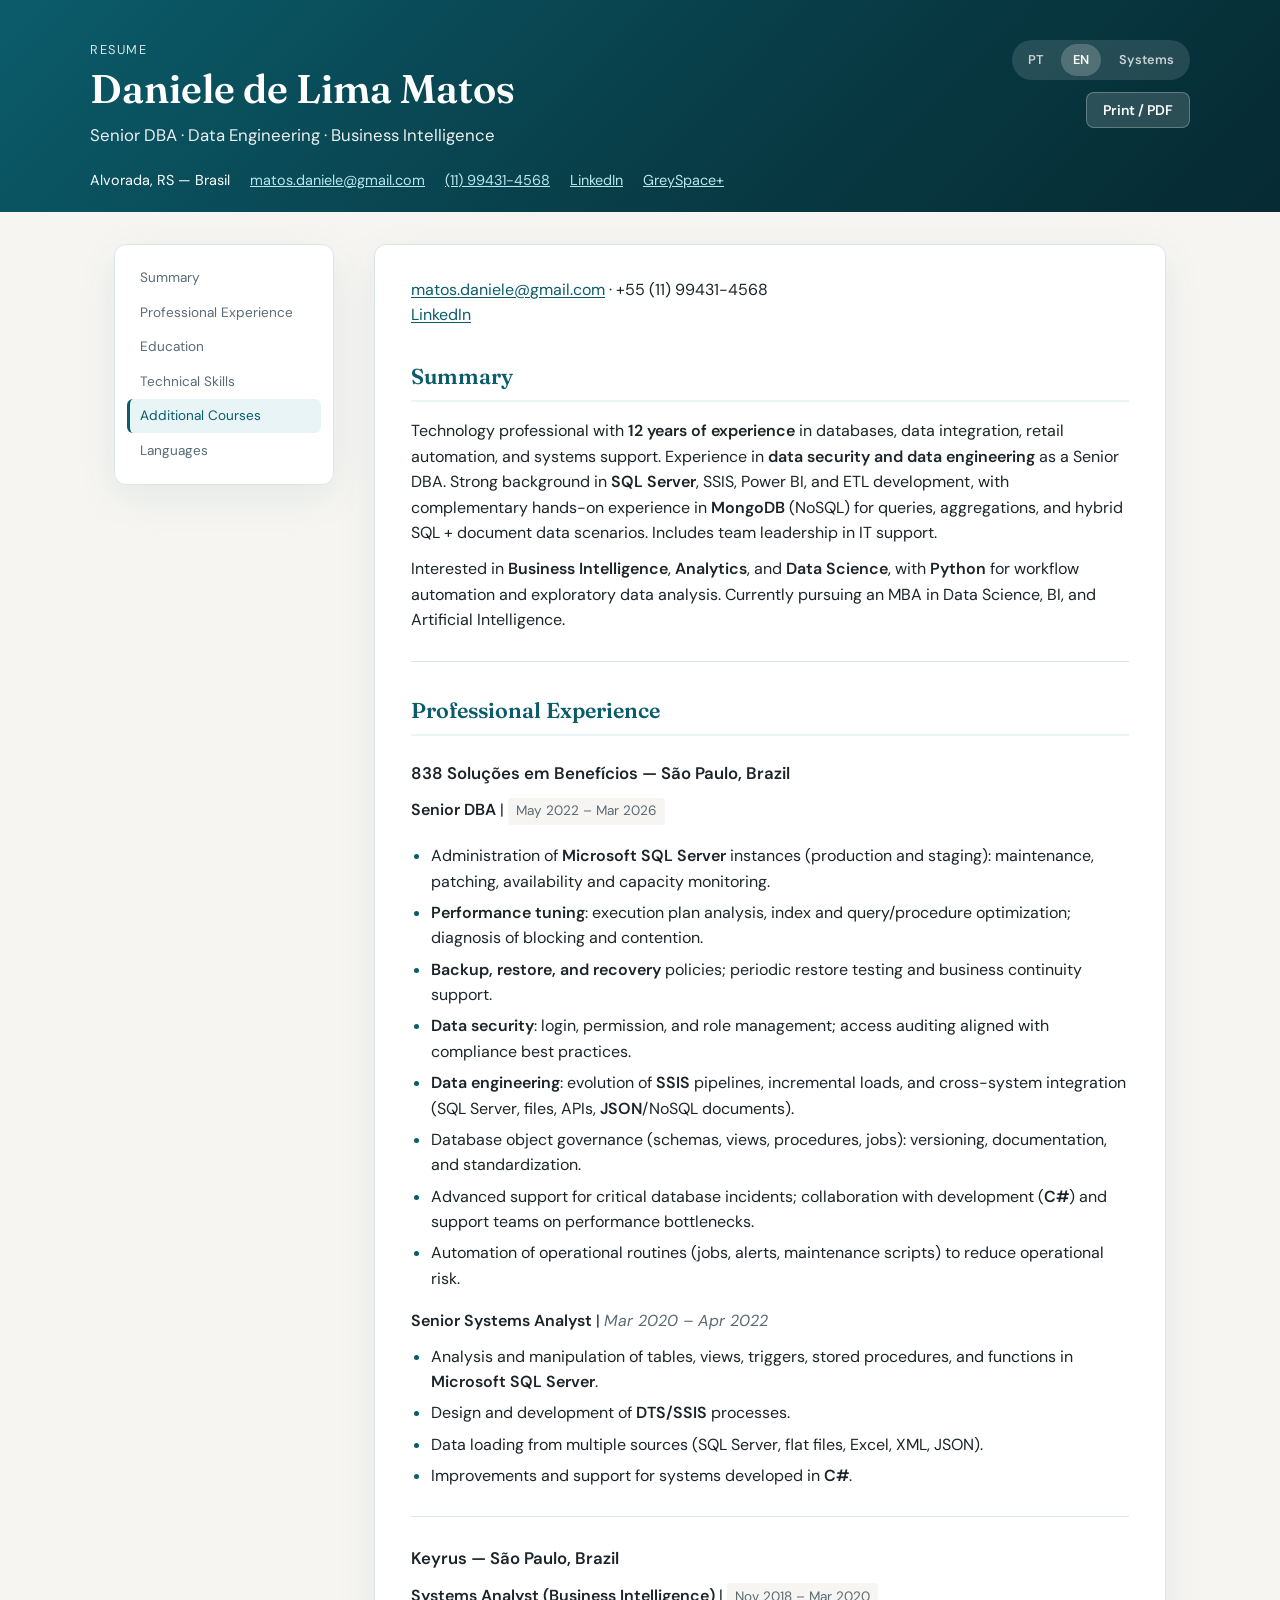
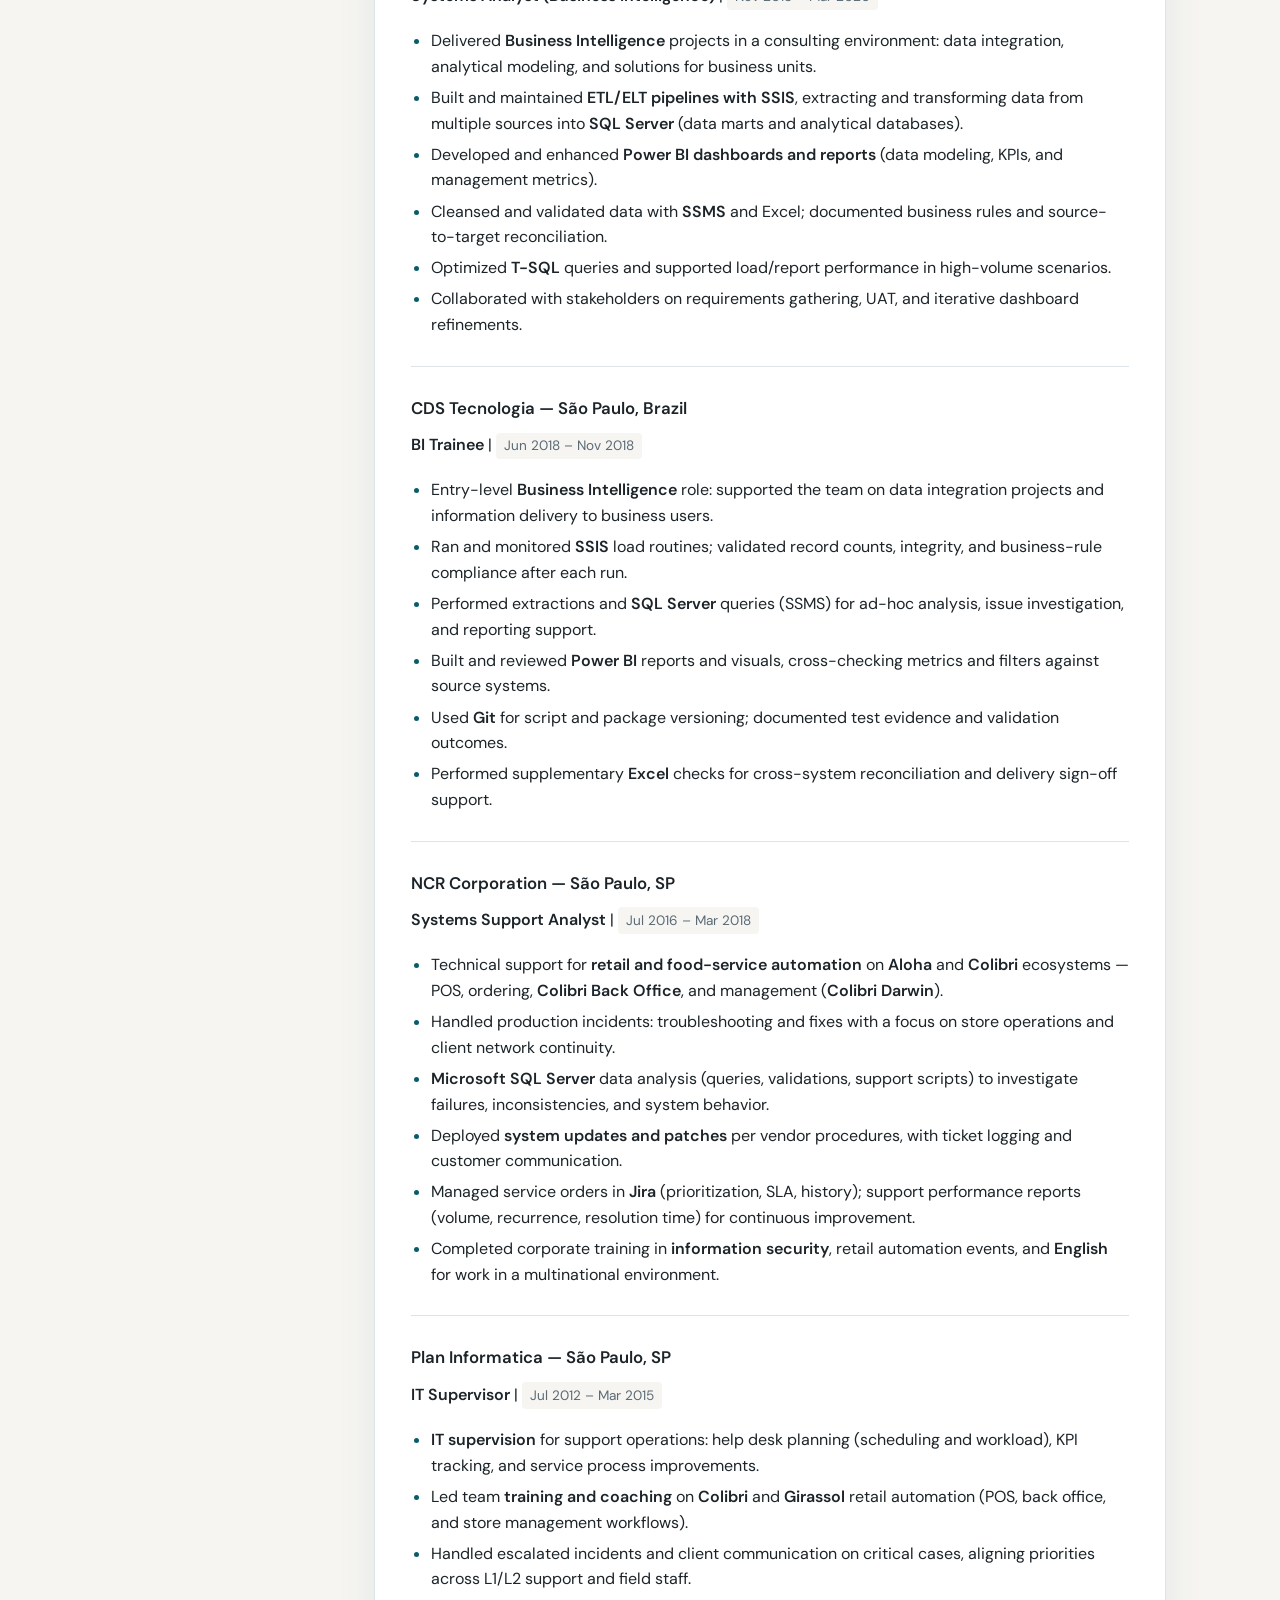
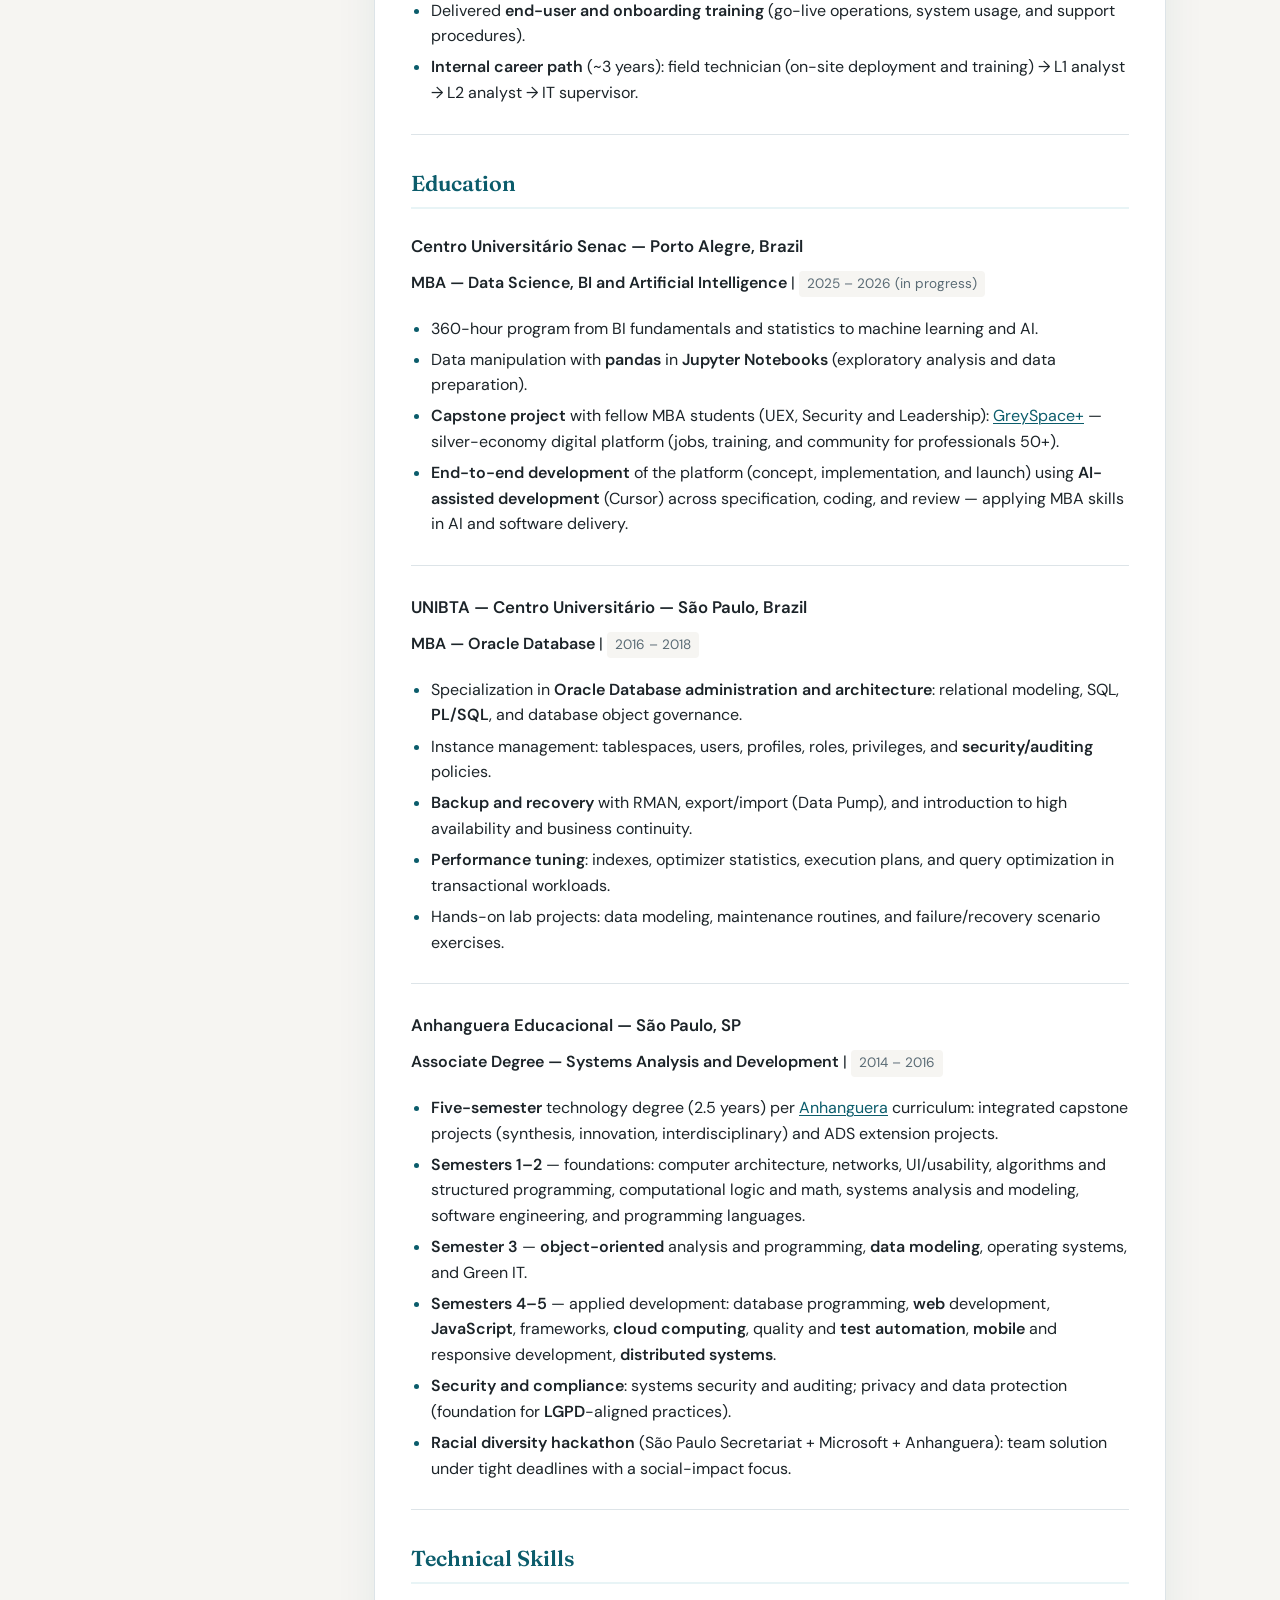
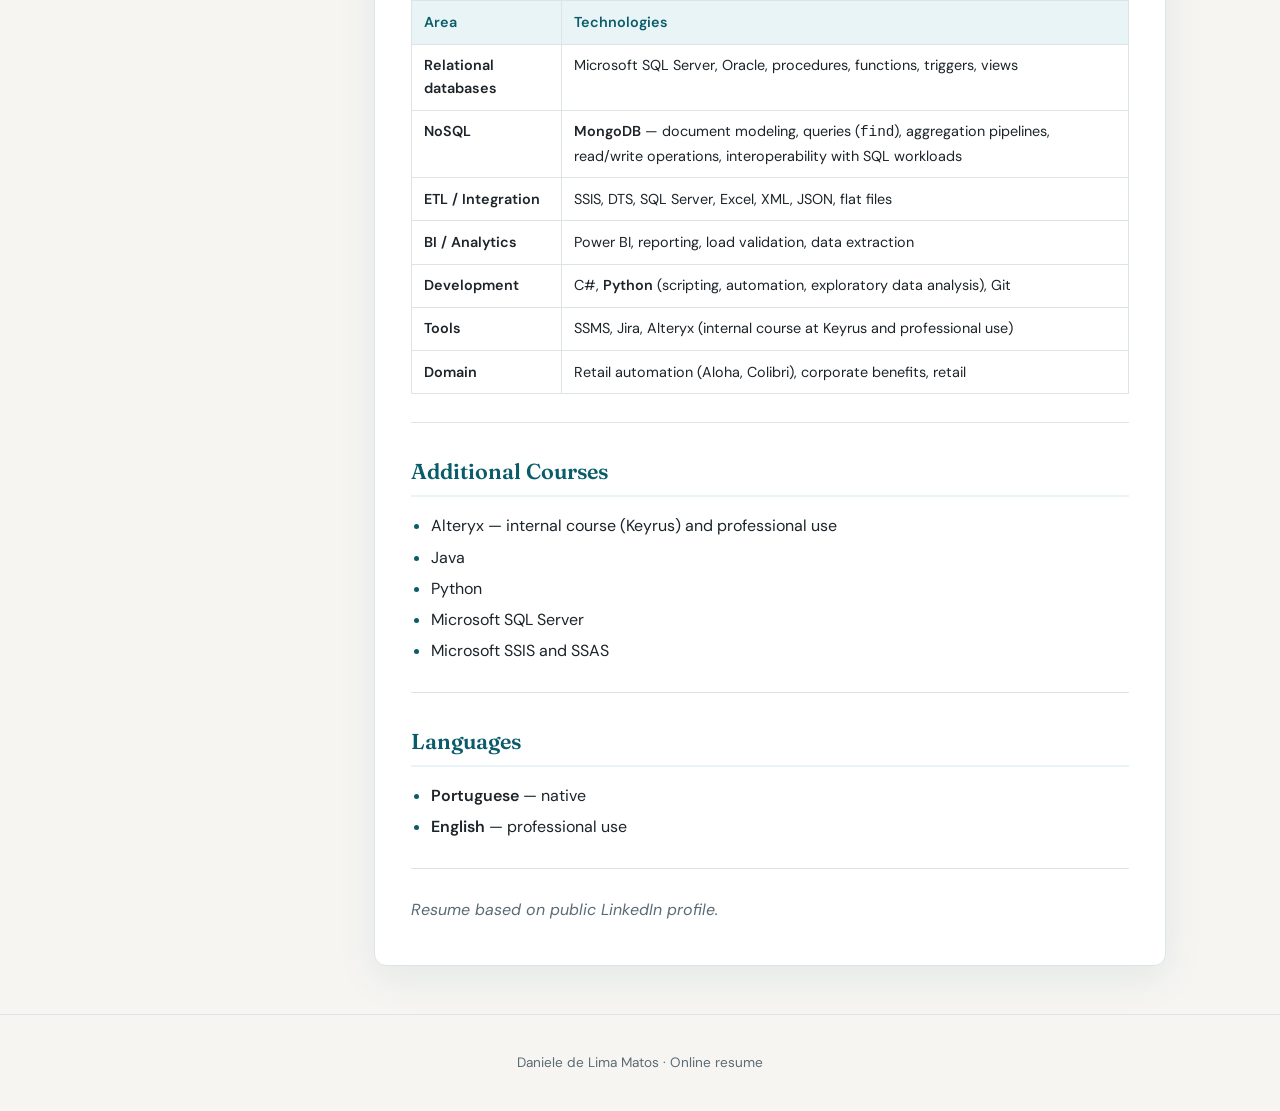
<file: site/en.html>
<!DOCTYPE html>
<html lang="en">
<head>
  <meta charset="utf-8">
  <meta name="viewport" content="width=device-width, initial-scale=1">
  <meta name="description" content="Professional resume of Daniele de Lima Matos — DBA, data and BI.">
  <title>Daniele de Lima Matos — Resume</title>
  <link rel="preconnect" href="https://fonts.googleapis.com">
  <link rel="preconnect" href="https://fonts.gstatic.com" crossorigin>
  <link href="https://fonts.googleapis.com/css2?family=DM+Sans:ital,opsz,wght@0,9..40,400;0,9..40,500;0,9..40,600;0,9..40,700;1,9..40,400&family=Fraunces:opsz,wght@9..144,600&display=swap" rel="stylesheet">
  <link rel="stylesheet" href="css/style.css">
</head>
<body>
  <a class="skip-link" href="#conteudo">Skip to content</a>

  <header class="site-header">
    <div class="header-inner">
      <div class="brand">
        <p class="eyebrow">Resume</p>
        <h1 class="name">Daniele de Lima Matos</h1>
        <p class="tagline">Senior DBA · Data Engineering · Business Intelligence</p>
      </div>
      <div class="header-actions">
        <nav class="lang-nav" aria-label="Language">
          <a href="index.html" class="lang-link ">PT</a>
          <a href="en.html" class="lang-link is-active">EN</a>
          <a href="analista-sistemas.html" class="lang-link ">Systems</a>
        </nav>
        <button type="button" class="btn btn-ghost" onclick="window.print()" aria-label="Print resume">
          Print / PDF
        </button>
      </div>
    </div>
    <div class="contact-bar">
      <span>Alvorada, RS — Brasil</span>
      <a href="mailto:matos.daniele@gmail.com">matos.daniele@gmail.com</a>
      <a href="tel:+5511994314568">(11) 99431-4568</a>
      <a href="https://www.linkedin.com/in/daniele-de-lima-matos/" target="_blank" rel="noopener noreferrer">LinkedIn</a>
      <a href="https://greyspaceplus.com.br/" target="_blank" rel="noopener noreferrer">GreySpace+</a>
    </div>
  </header>

  <div class="layout">
    <aside class="sidebar" aria-label="Contents">
      <nav class="toc" id="toc"></nav>
    </aside>
    <main id="conteudo" class="content prose">
<a href="mailto:matos.daniele@gmail.com"><span>matos.daniele@gmail.com</span></a> · +55 (11) 99431-4568<br />
<a href="https://www.linkedin.com/in/daniele-de-lima-matos/">LinkedIn</a></p>
<h2 id="summary">Summary</h2>
<p>Technology professional with <strong>12 years of experience</strong> in databases, data integration, retail automation, and systems support. Experience in <strong>data security and data engineering</strong> as a Senior DBA. Strong background in <strong>SQL Server</strong>, SSIS, Power BI, and ETL development, with complementary hands-on experience in <strong>MongoDB</strong> (NoSQL) for queries, aggregations, and hybrid SQL + document data scenarios. Includes team leadership in IT support.</p>
<p>Interested in <strong>Business Intelligence</strong>, <strong>Analytics</strong>, and <strong>Data Science</strong>, with <strong>Python</strong> for workflow automation and exploratory data analysis. Currently pursuing an MBA in Data Science, BI, and Artificial Intelligence.</p>
<hr />
<h2 id="professional-experience">Professional Experience</h2>
<h3 id="838-soluções-em-benefícios--são-paulo-brazil">838 Soluções em Benefícios — São Paulo, Brazil</h3>
<p><strong>Senior DBA</strong> | <em>May 2022 – Mar 2026</em></p>
<ul>
<li>Administration of <strong>Microsoft SQL Server</strong> instances (production and staging): maintenance, patching, availability and capacity monitoring.</li>
<li><strong>Performance tuning</strong>: execution plan analysis, index and query/procedure optimization; diagnosis of blocking and contention.</li>
<li><strong>Backup, restore, and recovery</strong> policies; periodic restore testing and business continuity support.</li>
<li><strong>Data security</strong>: login, permission, and role management; access auditing aligned with compliance best practices.</li>
<li><strong>Data engineering</strong>: evolution of <strong>SSIS</strong> pipelines, incremental loads, and cross-system integration (SQL Server, files, APIs, <strong>JSON</strong>/NoSQL documents).</li>
<li>Database object governance (schemas, views, procedures, jobs): versioning, documentation, and standardization.</li>
<li>Advanced support for critical database incidents; collaboration with development (<strong>C#</strong>) and support teams on performance bottlenecks.</li>
<li>Automation of operational routines (jobs, alerts, maintenance scripts) to reduce operational risk.</li>
</ul>
<p><strong>Senior Systems Analyst</strong> | <em>Mar 2020 – Apr 2022</em></p>
<ul>
<li>Analysis and manipulation of tables, views, triggers, stored procedures, and functions in <strong>Microsoft SQL Server</strong>.</li>
<li>Design and development of <strong>DTS/SSIS</strong> processes.</li>
<li>Data loading from multiple sources (SQL Server, flat files, Excel, XML, JSON).</li>
<li>Improvements and support for systems developed in <strong>C#</strong>.</li>
</ul>
<hr />
<h3 id="keyrus--são-paulo-brazil">Keyrus — São Paulo, Brazil</h3>
<p><strong>Systems Analyst (Business Intelligence)</strong> | <em>Nov 2018 – Mar 2020</em></p>
<ul>
<li>Delivered <strong>Business Intelligence</strong> projects in a consulting environment: data integration, analytical modeling, and solutions for business units.</li>
<li>Built and maintained <strong>ETL/ELT pipelines with SSIS</strong>, extracting and transforming data from multiple sources into <strong>SQL Server</strong> (data marts and analytical databases).</li>
<li>Developed and enhanced <strong>Power BI dashboards and reports</strong> (data modeling, KPIs, and management metrics).</li>
<li>Cleansed and validated data with <strong>SSMS</strong> and Excel; documented business rules and source-to-target reconciliation.</li>
<li>Optimized <strong>T-SQL</strong> queries and supported load/report performance in high-volume scenarios.</li>
<li>Collaborated with stakeholders on requirements gathering, UAT, and iterative dashboard refinements.</li>
</ul>
<hr />
<h3 id="cds-tecnologia--são-paulo-brazil">CDS Tecnologia — São Paulo, Brazil</h3>
<p><strong>BI Trainee</strong> | <em>Jun 2018 – Nov 2018</em></p>
<ul>
<li>Entry-level <strong>Business Intelligence</strong> role: supported the team on data integration projects and information delivery to business users.</li>
<li>Ran and monitored <strong>SSIS</strong> load routines; validated record counts, integrity, and business-rule compliance after each run.</li>
<li>Performed extractions and <strong>SQL Server</strong> queries (SSMS) for ad-hoc analysis, issue investigation, and reporting support.</li>
<li>Built and reviewed <strong>Power BI</strong> reports and visuals, cross-checking metrics and filters against source systems.</li>
<li>Used <strong>Git</strong> for script and package versioning; documented test evidence and validation outcomes.</li>
<li>Performed supplementary <strong>Excel</strong> checks for cross-system reconciliation and delivery sign-off support.</li>
</ul>
<hr />
<h3 id="ncr-corporation--são-paulo-sp">NCR Corporation — São Paulo, SP</h3>
<p><strong>Systems Support Analyst</strong> | <em>Jul 2016 – Mar 2018</em></p>
<ul>
<li>Technical support for <strong>retail and food-service automation</strong> on <strong>Aloha</strong> and <strong>Colibri</strong> ecosystems — POS, ordering, <strong>Colibri Back Office</strong>, and management (<strong>Colibri Darwin</strong>).</li>
<li>Handled production incidents: troubleshooting and fixes with a focus on store operations and client network continuity.</li>
<li><strong>Microsoft SQL Server</strong> data analysis (queries, validations, support scripts) to investigate failures, inconsistencies, and system behavior.</li>
<li>Deployed <strong>system updates and patches</strong> per vendor procedures, with ticket logging and customer communication.</li>
<li>Managed service orders in <strong>Jira</strong> (prioritization, SLA, history); support performance reports (volume, recurrence, resolution time) for continuous improvement.</li>
<li>Completed corporate training in <strong>information security</strong>, retail automation events, and <strong>English</strong> for work in a multinational environment.</li>
</ul>
<hr />
<h3 id="plan-informatica--são-paulo-sp">Plan Informatica — São Paulo, SP</h3>
<p><strong>IT Supervisor</strong> | <em>Jul 2012 – Mar 2015</em></p>
<ul>
<li><strong>IT supervision</strong> for support operations: help desk planning (scheduling and workload), KPI tracking, and service process improvements.</li>
<li>Led team <strong>training and coaching</strong> on <strong>Colibri</strong> and <strong>Girassol</strong> retail automation (POS, back office, and store management workflows).</li>
<li>Handled escalated incidents and client communication on critical cases, aligning priorities across L1/L2 support and field staff.</li>
<li>Delivered <strong>end-user and onboarding training</strong> (go-live operations, system usage, and support procedures).</li>
<li><strong>Internal career path</strong> (~3 years): field technician (on-site deployment and training) → L1 analyst → L2 analyst → IT supervisor.</li>
</ul>
<hr />
<h2 id="education">Education</h2>
<h3 id="centro-universitário-senac--porto-alegre-brazil">Centro Universitário Senac — Porto Alegre, Brazil</h3>
<p><strong>MBA — Data Science, BI and Artificial Intelligence</strong> | <em>2025 – 2026 (in progress)</em></p>
<ul>
<li>360-hour program from BI fundamentals and statistics to machine learning and AI.</li>
<li>Data manipulation with <strong>pandas</strong> in <strong>Jupyter Notebooks</strong> (exploratory analysis and data preparation).</li>
<li><strong>Capstone project</strong> with fellow MBA students (UEX, Security and Leadership): <a href="https://greyspaceplus.com.br/">GreySpace+</a> — silver-economy digital platform (jobs, training, and community for professionals 50+).</li>
<li><strong>End-to-end development</strong> of the platform (concept, implementation, and launch) using <strong>AI-assisted development</strong> (Cursor) across specification, coding, and review — applying MBA skills in AI and software delivery.</li>
</ul>
<hr />
<h3 id="unibta--centro-universitário--são-paulo-brazil">UNIBTA — Centro Universitário — São Paulo, Brazil</h3>
<p><strong>MBA — Oracle Database</strong> | <em>2016 – 2018</em></p>
<ul>
<li>Specialization in <strong>Oracle Database administration and architecture</strong>: relational modeling, SQL, <strong>PL/SQL</strong>, and database object governance.</li>
<li>Instance management: tablespaces, users, profiles, roles, privileges, and <strong>security/auditing</strong> policies.</li>
<li><strong>Backup and recovery</strong> with RMAN, export/import (Data Pump), and introduction to high availability and business continuity.</li>
<li><strong>Performance tuning</strong>: indexes, optimizer statistics, execution plans, and query optimization in transactional workloads.</li>
<li>Hands-on lab projects: data modeling, maintenance routines, and failure/recovery scenario exercises.</li>
</ul>
<hr />
<h3 id="anhanguera-educacional--são-paulo-sp">Anhanguera Educacional — São Paulo, SP</h3>
<p><strong>Associate Degree — Systems Analysis and Development</strong> | <em>2014 – 2016</em></p>
<ul>
<li><strong>Five-semester</strong> technology degree (2.5 years) per <a href="https://www.anhanguera.com/curso/analise-e-desenvolvimento-de-sistemas/">Anhanguera</a> curriculum: integrated capstone projects (synthesis, innovation, interdisciplinary) and ADS extension projects.</li>
<li><strong>Semesters 1–2</strong> — foundations: computer architecture, networks, UI/usability, algorithms and structured programming, computational logic and math, systems analysis and modeling, software engineering, and programming languages.</li>
<li><strong>Semester 3</strong> — <strong>object-oriented</strong> analysis and programming, <strong>data modeling</strong>, operating systems, and Green IT.</li>
<li><strong>Semesters 4–5</strong> — applied development: database programming, <strong>web</strong> development, <strong>JavaScript</strong>, frameworks, <strong>cloud computing</strong>, quality and <strong>test automation</strong>, <strong>mobile</strong> and responsive development, <strong>distributed systems</strong>.</li>
<li><strong>Security and compliance</strong>: systems security and auditing; privacy and data protection (foundation for <strong>LGPD</strong>-aligned practices).</li>
<li><strong>Racial diversity hackathon</strong> (São Paulo Secretariat + Microsoft + Anhanguera): team solution under tight deadlines with a social-impact focus.</li>
</ul>
<hr />
<h2 id="technical-skills">Technical Skills</h2>
<table>
<thead>
<tr>
<th>Area</th>
<th>Technologies</th>
</tr>
</thead>
<tbody>
<tr>
<td><strong>Relational databases</strong></td>
<td>Microsoft SQL Server, Oracle, procedures, functions, triggers, views</td>
</tr>
<tr>
<td><strong>NoSQL</strong></td>
<td><strong>MongoDB</strong> — document modeling, queries (<code>find</code>), aggregation pipelines, read/write operations, interoperability with SQL workloads</td>
</tr>
<tr>
<td><strong>ETL / Integration</strong></td>
<td>SSIS, DTS, SQL Server, Excel, XML, JSON, flat files</td>
</tr>
<tr>
<td><strong>BI / Analytics</strong></td>
<td>Power BI, reporting, load validation, data extraction</td>
</tr>
<tr>
<td><strong>Development</strong></td>
<td>C#, <strong>Python</strong> (scripting, automation, exploratory data analysis), Git</td>
</tr>
<tr>
<td><strong>Tools</strong></td>
<td>SSMS, Jira, Alteryx (internal course at Keyrus and professional use)</td>
</tr>
<tr>
<td><strong>Domain</strong></td>
<td>Retail automation (Aloha, Colibri), corporate benefits, retail</td>
</tr>
</tbody>
</table>
<hr />
<h2 id="additional-courses">Additional Courses</h2>
<ul>
<li>Alteryx — internal course (Keyrus) and professional use</li>
<li>Java</li>
<li>Python</li>
<li>Microsoft SQL Server</li>
<li>Microsoft SSIS and SSAS</li>
</ul>
<hr />
<h2 id="languages">Languages</h2>
<ul>
<li><strong>Portuguese</strong> — native</li>
<li><strong>English</strong> — professional use</li>
</ul>
<hr />
<p><em>Resume based on public LinkedIn profile.</em></p>
    </main>
  </div>

  <footer class="site-footer">
    <p>Daniele de Lima Matos · Online resume</p>
  </footer>

  <script src="js/site.js"></script>
</body>
</html>
</file>
<file: css/style.css>
:root {
  --bg: #f6f5f2;
  --surface: #ffffff;
  --text: #1c2429;
  --muted: #5a6b75;
  --accent: #0b5c6b;
  --accent-soft: #e8f4f6;
  --border: #dde4e8;
  --shadow: 0 12px 40px rgba(11, 92, 107, 0.08);
  --radius: 12px;
  --font: "DM Sans", system-ui, sans-serif;
  --font-display: "Fraunces", Georgia, serif;
}

*,
*::before,
*::after {
  box-sizing: border-box;
}

html {
  scroll-behavior: smooth;
}

body {
  margin: 0;
  font-family: var(--font);
  font-size: 1rem;
  line-height: 1.6;
  color: var(--text);
  background: var(--bg);
}

.skip-link {
  position: absolute;
  left: -9999px;
  top: 0;
  z-index: 100;
  padding: 0.5rem 1rem;
  background: var(--accent);
  color: #fff;
}

.skip-link:focus {
  left: 0;
}

/* Header */
.site-header {
  background: linear-gradient(135deg, #0b5c6b 0%, #083d47 55%, #062a32 100%);
  color: #fff;
  padding: 2.5rem 1.5rem 1.25rem;
}

.header-inner {
  max-width: 1100px;
  margin: 0 auto;
  display: flex;
  flex-wrap: wrap;
  align-items: flex-start;
  justify-content: space-between;
  gap: 1.5rem;
}

.brand-row {
  display: flex;
  align-items: center;
  gap: 1.25rem;
  min-width: 0;
  flex: 1 1 18rem;
}

.profile-photo {
  flex-shrink: 0;
  width: 140px;
  height: 140px;
  object-fit: cover;
  object-position: center 18%;
  border-radius: 50%;
  border: 3px solid rgba(255, 255, 255, 0.4);
  box-shadow: 0 8px 24px rgba(0, 0, 0, 0.25);
  background: rgba(255, 255, 255, 0.08);
}

.eyebrow {
  margin: 0 0 0.35rem;
  font-size: 0.8rem;
  letter-spacing: 0.12em;
  text-transform: uppercase;
  opacity: 0.85;
}

.name {
  font-family: var(--font-display);
  font-size: clamp(1.75rem, 4vw, 2.5rem);
  font-weight: 600;
  margin: 0;
  line-height: 1.15;
}

.tagline {
  margin: 0.6rem 0 0;
  font-size: 1.05rem;
  opacity: 0.92;
  max-width: 36rem;
}

.header-actions {
  display: flex;
  flex-direction: column;
  align-items: flex-end;
  gap: 0.75rem;
}

.header-buttons {
  display: flex;
  flex-wrap: wrap;
  gap: 0.5rem;
  justify-content: flex-end;
}

.header-buttons .btn-ghost {
  text-decoration: none;
  display: inline-flex;
  align-items: center;
}

.lang-nav {
  display: flex;
  gap: 0.35rem;
  background: rgba(255, 255, 255, 0.12);
  padding: 0.25rem;
  border-radius: 999px;
}

.lang-link {
  color: #fff;
  text-decoration: none;
  font-size: 0.8rem;
  font-weight: 600;
  padding: 0.35rem 0.75rem;
  border-radius: 999px;
  opacity: 0.75;
}

.lang-link:hover,
.lang-link.is-active {
  opacity: 1;
  background: rgba(255, 255, 255, 0.2);
}

.btn {
  font-family: inherit;
  font-size: 0.875rem;
  font-weight: 600;
  cursor: pointer;
  border-radius: 8px;
  padding: 0.5rem 1rem;
  border: none;
}

.btn-ghost {
  background: rgba(255, 255, 255, 0.15);
  color: #fff;
  border: 1px solid rgba(255, 255, 255, 0.25);
}

.btn-ghost:hover {
  background: rgba(255, 255, 255, 0.25);
}

.contact-bar {
  max-width: 1100px;
  margin: 1.25rem auto 0;
  display: flex;
  flex-wrap: wrap;
  gap: 0.5rem 1.25rem;
  font-size: 0.9rem;
}

.contact-bar a {
  color: #b8e8ef;
}

.contact-bar a:hover {
  color: #fff;
}

/* Layout */
.layout {
  max-width: 1100px;
  margin: 0 auto;
  padding: 2rem 1.5rem 3rem;
  display: grid;
  grid-template-columns: 220px 1fr;
  gap: 2.5rem;
  align-items: start;
}

.sidebar {
  position: sticky;
  top: 1.5rem;
}

.toc {
  background: var(--surface);
  border: 1px solid var(--border);
  border-radius: var(--radius);
  padding: 1rem 0.75rem;
  box-shadow: var(--shadow);
}

.toc ul {
  list-style: none;
  margin: 0;
  padding: 0;
}

.toc li {
  margin: 0;
}

.toc a {
  display: block;
  padding: 0.4rem 0.65rem;
  color: var(--muted);
  text-decoration: none;
  font-size: 0.85rem;
  border-radius: 6px;
  border-left: 3px solid transparent;
}

.toc a:hover,
.toc a.is-active {
  color: var(--accent);
  background: var(--accent-soft);
  border-left-color: var(--accent);
}

/* Content from pandoc */
.content {
  background: var(--surface);
  border: 1px solid var(--border);
  border-radius: var(--radius);
  padding: 2rem 2.25rem;
  box-shadow: var(--shadow);
}

.prose > h1:first-child {
  display: none;
}

.prose h2 {
  font-family: var(--font-display);
  font-size: 1.35rem;
  font-weight: 600;
  color: var(--accent);
  margin: 2rem 0 1rem;
  padding-bottom: 0.35rem;
  border-bottom: 2px solid var(--accent-soft);
}

.prose h2:first-child {
  margin-top: 0;
}

.prose h3 {
  font-size: 1.05rem;
  font-weight: 600;
  margin: 1.5rem 0 0.5rem;
  color: var(--text);
}

.prose p {
  margin: 0.65rem 0;
  color: var(--text);
}

.prose strong {
  font-weight: 600;
  color: var(--text);
}

.prose em {
  color: var(--muted);
}

.prose ul {
  margin: 0.5rem 0 1rem;
  padding-left: 1.25rem;
}

.prose li {
  margin: 0.35rem 0;
}

.prose li::marker {
  color: var(--accent);
}

.prose hr {
  border: none;
  border-top: 1px solid var(--border);
  margin: 1.75rem 0;
}

.prose a {
  color: var(--accent);
  text-decoration-thickness: 1px;
  text-underline-offset: 2px;
}

.prose a:hover {
  text-decoration-thickness: 2px;
}

.prose table {
  width: 100%;
  border-collapse: collapse;
  font-size: 0.9rem;
  margin: 1rem 0;
}

.prose th,
.prose td {
  border: 1px solid var(--border);
  padding: 0.6rem 0.75rem;
  text-align: left;
  vertical-align: top;
}

.prose th {
  background: var(--accent-soft);
  color: var(--accent);
  font-weight: 600;
}

.prose blockquote {
  margin: 1rem 0;
  padding: 1rem 1.25rem;
  background: var(--accent-soft);
  border-left: 4px solid var(--accent);
  border-radius: 0 var(--radius) var(--radius) 0;
  font-style: italic;
  color: var(--muted);
}

.prose blockquote p {
  margin: 0;
}

.prose blockquote footer {
  margin-top: 0.75rem;
  font-style: normal;
  font-size: 0.9rem;
  color: var(--text);
}

/* Experience cards — h3 after company context */
.prose h3 + p em,
.prose h3 + em {
  display: inline-block;
  font-style: normal;
  font-size: 0.85rem;
  color: var(--muted);
  background: var(--bg);
  padding: 0.15rem 0.5rem;
  border-radius: 4px;
  margin-bottom: 0.5rem;
}

.site-footer {
  text-align: center;
  padding: 1.5rem;
  font-size: 0.85rem;
  color: var(--muted);
  border-top: 1px solid var(--border);
}

@media (max-width: 860px) {
  .layout {
    grid-template-columns: 1fr;
  }

  .brand-row {
    width: 100%;
  }

  .profile-photo {
    width: 112px;
    height: 112px;
  }

  .sidebar {
    position: static;
  }

  .toc ul {
    display: flex;
    flex-wrap: wrap;
    gap: 0.25rem;
  }

  .toc a {
    border-left: none;
    background: var(--bg);
  }
}

@media print {
  .skip-link,
  .sidebar,
  .header-actions,
  .lang-nav {
    display: none !important;
  }

  .site-header {
    background: #0b5c6b;
    -webkit-print-color-adjust: exact;
    print-color-adjust: exact;
  }

  .profile-photo {
    width: 100px;
    height: 100px;
    box-shadow: none;
  }

  .layout {
    display: block;
    padding: 0;
  }

  .content {
    box-shadow: none;
    border: none;
    padding: 1rem 0;
  }
}
</file>
<file: site/css/style.css>
:root {
  --bg: #f6f5f2;
  --surface: #ffffff;
  --text: #1c2429;
  --muted: #5a6b75;
  --accent: #0b5c6b;
  --accent-soft: #e8f4f6;
  --border: #dde4e8;
  --shadow: 0 12px 40px rgba(11, 92, 107, 0.08);
  --radius: 12px;
  --font: "DM Sans", system-ui, sans-serif;
  --font-display: "Fraunces", Georgia, serif;
}

*,
*::before,
*::after {
  box-sizing: border-box;
}

html {
  scroll-behavior: smooth;
}

body {
  margin: 0;
  font-family: var(--font);
  font-size: 1rem;
  line-height: 1.6;
  color: var(--text);
  background: var(--bg);
}

.skip-link {
  position: absolute;
  left: -9999px;
  top: 0;
  z-index: 100;
  padding: 0.5rem 1rem;
  background: var(--accent);
  color: #fff;
}

.skip-link:focus {
  left: 0;
}

/* Header */
.site-header {
  background: linear-gradient(135deg, #0b5c6b 0%, #083d47 55%, #062a32 100%);
  color: #fff;
  padding: 2.5rem 1.5rem 1.25rem;
}

.header-inner {
  max-width: 1100px;
  margin: 0 auto;
  display: flex;
  flex-wrap: wrap;
  align-items: flex-start;
  justify-content: space-between;
  gap: 1.5rem;
}

.eyebrow {
  margin: 0 0 0.35rem;
  font-size: 0.8rem;
  letter-spacing: 0.12em;
  text-transform: uppercase;
  opacity: 0.85;
}

.name {
  font-family: var(--font-display);
  font-size: clamp(1.75rem, 4vw, 2.5rem);
  font-weight: 600;
  margin: 0;
  line-height: 1.15;
}

.tagline {
  margin: 0.6rem 0 0;
  font-size: 1.05rem;
  opacity: 0.92;
  max-width: 36rem;
}

.header-actions {
  display: flex;
  flex-direction: column;
  align-items: flex-end;
  gap: 0.75rem;
}

.lang-nav {
  display: flex;
  gap: 0.35rem;
  background: rgba(255, 255, 255, 0.12);
  padding: 0.25rem;
  border-radius: 999px;
}

.lang-link {
  color: #fff;
  text-decoration: none;
  font-size: 0.8rem;
  font-weight: 600;
  padding: 0.35rem 0.75rem;
  border-radius: 999px;
  opacity: 0.75;
}

.lang-link:hover,
.lang-link.is-active {
  opacity: 1;
  background: rgba(255, 255, 255, 0.2);
}

.btn {
  font-family: inherit;
  font-size: 0.875rem;
  font-weight: 600;
  cursor: pointer;
  border-radius: 8px;
  padding: 0.5rem 1rem;
  border: none;
}

.btn-ghost {
  background: rgba(255, 255, 255, 0.15);
  color: #fff;
  border: 1px solid rgba(255, 255, 255, 0.25);
}

.btn-ghost:hover {
  background: rgba(255, 255, 255, 0.25);
}

.contact-bar {
  max-width: 1100px;
  margin: 1.25rem auto 0;
  display: flex;
  flex-wrap: wrap;
  gap: 0.5rem 1.25rem;
  font-size: 0.9rem;
}

.contact-bar a {
  color: #b8e8ef;
}

.contact-bar a:hover {
  color: #fff;
}

/* Layout */
.layout {
  max-width: 1100px;
  margin: 0 auto;
  padding: 2rem 1.5rem 3rem;
  display: grid;
  grid-template-columns: 220px 1fr;
  gap: 2.5rem;
  align-items: start;
}

.sidebar {
  position: sticky;
  top: 1.5rem;
}

.toc {
  background: var(--surface);
  border: 1px solid var(--border);
  border-radius: var(--radius);
  padding: 1rem 0.75rem;
  box-shadow: var(--shadow);
}

.toc ul {
  list-style: none;
  margin: 0;
  padding: 0;
}

.toc li {
  margin: 0;
}

.toc a {
  display: block;
  padding: 0.4rem 0.65rem;
  color: var(--muted);
  text-decoration: none;
  font-size: 0.85rem;
  border-radius: 6px;
  border-left: 3px solid transparent;
}

.toc a:hover,
.toc a.is-active {
  color: var(--accent);
  background: var(--accent-soft);
  border-left-color: var(--accent);
}

/* Content from pandoc */
.content {
  background: var(--surface);
  border: 1px solid var(--border);
  border-radius: var(--radius);
  padding: 2rem 2.25rem;
  box-shadow: var(--shadow);
}

.prose > h1:first-child {
  display: none;
}

.prose h2 {
  font-family: var(--font-display);
  font-size: 1.35rem;
  font-weight: 600;
  color: var(--accent);
  margin: 2rem 0 1rem;
  padding-bottom: 0.35rem;
  border-bottom: 2px solid var(--accent-soft);
}

.prose h2:first-child {
  margin-top: 0;
}

.prose h3 {
  font-size: 1.05rem;
  font-weight: 600;
  margin: 1.5rem 0 0.5rem;
  color: var(--text);
}

.prose p {
  margin: 0.65rem 0;
  color: var(--text);
}

.prose strong {
  font-weight: 600;
  color: var(--text);
}

.prose em {
  color: var(--muted);
}

.prose ul {
  margin: 0.5rem 0 1rem;
  padding-left: 1.25rem;
}

.prose li {
  margin: 0.35rem 0;
}

.prose li::marker {
  color: var(--accent);
}

.prose hr {
  border: none;
  border-top: 1px solid var(--border);
  margin: 1.75rem 0;
}

.prose a {
  color: var(--accent);
  text-decoration-thickness: 1px;
  text-underline-offset: 2px;
}

.prose a:hover {
  text-decoration-thickness: 2px;
}

.prose table {
  width: 100%;
  border-collapse: collapse;
  font-size: 0.9rem;
  margin: 1rem 0;
}

.prose th,
.prose td {
  border: 1px solid var(--border);
  padding: 0.6rem 0.75rem;
  text-align: left;
  vertical-align: top;
}

.prose th {
  background: var(--accent-soft);
  color: var(--accent);
  font-weight: 600;
}

.prose blockquote {
  margin: 1rem 0;
  padding: 1rem 1.25rem;
  background: var(--accent-soft);
  border-left: 4px solid var(--accent);
  border-radius: 0 var(--radius) var(--radius) 0;
  font-style: italic;
  color: var(--muted);
}

.prose blockquote p {
  margin: 0;
}

/* Experience cards — h3 after company context */
.prose h3 + p em,
.prose h3 + em {
  display: inline-block;
  font-style: normal;
  font-size: 0.85rem;
  color: var(--muted);
  background: var(--bg);
  padding: 0.15rem 0.5rem;
  border-radius: 4px;
  margin-bottom: 0.5rem;
}

.site-footer {
  text-align: center;
  padding: 1.5rem;
  font-size: 0.85rem;
  color: var(--muted);
  border-top: 1px solid var(--border);
}

@media (max-width: 860px) {
  .layout {
    grid-template-columns: 1fr;
  }

  .sidebar {
    position: static;
  }

  .toc ul {
    display: flex;
    flex-wrap: wrap;
    gap: 0.25rem;
  }

  .toc a {
    border-left: none;
    background: var(--bg);
  }
}

@media print {
  .skip-link,
  .sidebar,
  .header-actions,
  .lang-nav {
    display: none !important;
  }

  .site-header {
    background: #0b5c6b;
    -webkit-print-color-adjust: exact;
    print-color-adjust: exact;
  }

  .layout {
    display: block;
    padding: 0;
  }

  .content {
    box-shadow: none;
    border: none;
    padding: 1rem 0;
  }
}
</file>
